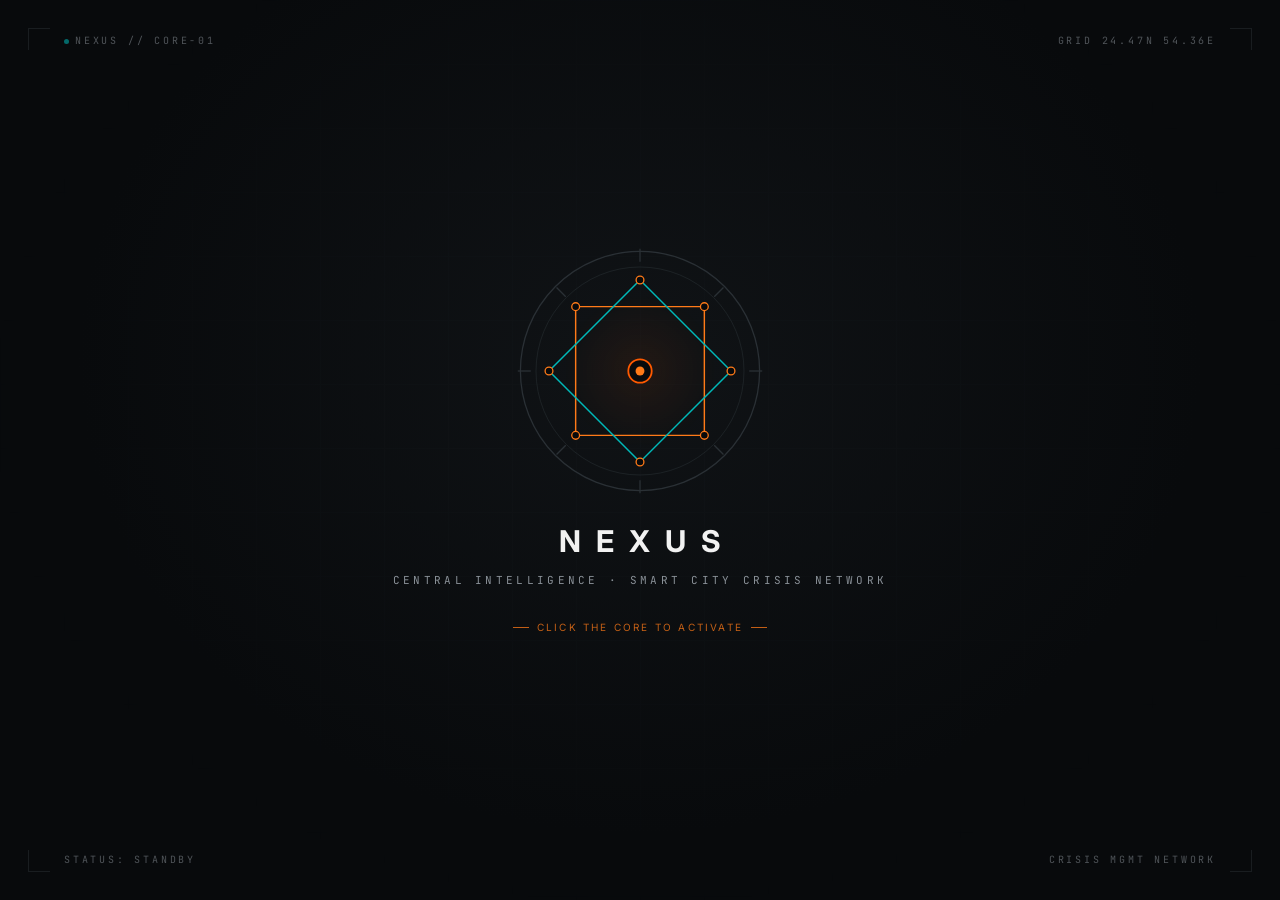
<file: index.html>
<!DOCTYPE html>
<html lang="en">
<head>
<meta charset="UTF-8">
<meta name="viewport" content="width=device-width, initial-scale=1.0">
<title>NEXUS — Central Intelligence</title>
<link rel="preconnect" href="https://fonts.googleapis.com">
<link rel="preconnect" href="https://fonts.gstatic.com" crossorigin>
<link href="https://fonts.googleapis.com/css2?family=Inter:wght@400;500;600;700;800&family=JetBrains+Mono:wght@400;500;600;700&display=swap" rel="stylesheet">
<style>
  :root{
    --bg-0:#080A0C;
    --bg-1:#101316;
    --bg-2:#15191D;
    --line:#2A3035;
    --line-soft:#15191D;
    --brass:#FF5A00;
    --brass-dim:#FF7A18;
    --teal:#00D9D9;
    --teal-dim:#00B8B8;
    --ink:#F2F2F2;
    --ink-dim:#8A9198;
    --danger:#FF3B30;
    --ease: cubic-bezier(.22,.9,.28,1);
  }

  *{ box-sizing:border-box; }

  html,body{
    margin:0; padding:0; height:100%;
    background:var(--bg-0);
    color:var(--ink);
    font-family:'Inter','Segoe UI',system-ui,-apple-system,sans-serif;
    overflow:hidden;
  }

  .mono{ font-family:'JetBrains Mono','SFMono-Regular',ui-monospace,Menlo,monospace; }

  /* ---------- STAGE ---------- */
  .stage{
    position:relative;
    width:100vw; height:100vh;
    display:flex; align-items:center; justify-content:center;
    background:
      radial-gradient(ellipse at 50% 40%, #101316 0%, #080A0C 62%, #080A0C 100%);
  }

  .bg-grid{
    position:absolute; inset:0;
    background-image:
      linear-gradient(var(--line-soft) 1px, transparent 1px),
      linear-gradient(90deg, var(--line-soft) 1px, transparent 1px);
    background-size: 64px 64px;
    opacity:.35;
    mask-image: radial-gradient(ellipse at 50% 45%, black 0%, transparent 72%);
    -webkit-mask-image: radial-gradient(ellipse at 50% 45%, black 0%, transparent 72%);
    transition: opacity 1.2s var(--ease);
  }
  .stage.activating .bg-grid, .stage.active .bg-grid{ opacity:.6; }

  .bg-lattice{
    position:absolute; inset:0; pointer-events:none;
    opacity:.5;
  }
  .bg-lattice svg{ width:100%; height:100%; }
  .bg-lattice path{
    stroke: var(--line);
    stroke-width:.6;
    fill:none;
    opacity:.4;
  }

  .corner-mark{
    position:absolute; width:22px; height:22px;
    border:1px solid var(--line);
    opacity:.5;
  }
  .corner-mark.tl{ top:28px; left:28px; border-right:none; border-bottom:none; }
  .corner-mark.tr{ top:28px; right:28px; border-left:none; border-bottom:none; }
  .corner-mark.bl{ bottom:28px; left:28px; border-right:none; border-top:none; }
  .corner-mark.br{ bottom:28px; right:28px; border-left:none; border-top:none; }

  .hud-label{
    position:absolute;
    font-size:10px; letter-spacing:.28em;
    color:var(--ink-dim);
    text-transform:uppercase;
    opacity:.55;
  }
  .hud-label.top-left{ top:34px; left:64px; }
  .hud-label.top-right{ top:34px; right:64px; text-align:right; }
  .hud-label.bottom-left{ bottom:34px; left:64px; }
  .hud-label.bottom-right{ bottom:34px; right:64px; text-align:right; }
  .hud-label .dot{
    display:inline-block; width:5px; height:5px; border-radius:50%;
    background:var(--teal-dim); margin-right:6px; vertical-align:middle;
    transition: background .6s var(--ease), box-shadow .6s var(--ease);
  }
  .stage.active .hud-label .dot{
    background:var(--teal);
    box-shadow:0 0 6px var(--teal);
  }

  /* ---------- CORE / LOGO ---------- */
  .core-column{
    position:relative;
    display:flex; flex-direction:column; align-items:center;
    transition: transform 1.1s var(--ease);
    z-index:5;
  }
  .stage.active .core-column{ transform: translateY(-9vh); }

  .core-btn{
    background:none; border:none; padding:0; margin:0; cursor:pointer;
    position:relative;
    width:clamp(190px, 26vw, 260px);
    height:clamp(190px, 26vw, 260px);
    display:flex; align-items:center; justify-content:center;
    -webkit-tap-highlight-color: transparent;
  }
  .core-btn:focus-visible{ outline:2px solid var(--teal); outline-offset:10px; border-radius:50%; }
  .stage.active .core-btn{ cursor:default; }

  .core-glow{
    position:absolute; width:60%; height:60%; border-radius:50%;
    background: radial-gradient(circle, rgba(255,90,0,.16) 0%, rgba(255,90,0,0) 70%);
    filter: blur(2px);
    transition: opacity 1s var(--ease), transform 1s var(--ease);
    opacity:.5;
  }
  .stage.activating .core-glow{ opacity:1; transform:scale(1.4); }
  .stage.active .core-glow{ opacity:.85; transform:scale(1.15); }

  .logo-svg{
    position:relative; width:100%; height:100%;
    overflow:visible;
  }

  .ring-outer{ stroke:var(--line); stroke-width:1; fill:none; transform-origin:100px 100px; animation: spin-slow 90s linear infinite; }
  .ring-mid{ stroke:var(--line); stroke-width:.6; fill:none; transform-origin:100px 100px; animation: spin-slow-rev 70s linear infinite; opacity:.7;}
  .ticks line{ stroke:var(--line); stroke-width:1; }
  .star-a, .star-b{ stroke:var(--brass-dim); stroke-width:1.1; fill:none; transform-origin:100px 100px; transition: stroke 1s var(--ease), filter 1s var(--ease); }
  .star-b{ stroke:var(--teal-dim); animation: spin-slow 140s linear infinite; }
  .star-a{ animation: spin-slow-rev 160s linear infinite; }
  .node{ fill:var(--bg-0); stroke:var(--brass-dim); stroke-width:1; transition: fill .5s var(--ease), stroke .5s var(--ease), r .5s var(--ease); }
  .node-core{ fill:var(--bg-0); stroke:var(--brass); stroke-width:1.4; }
  .center-dot{ fill:var(--brass-dim); transition: fill 1s var(--ease); }

  @keyframes spin-slow{ to{ transform: rotate(360deg); } }
  @keyframes spin-slow-rev{ to{ transform: rotate(-360deg); } }

  /* idle breathing */
  .logo-svg{ animation: breathe 5.5s ease-in-out infinite; }
  @keyframes breathe{
    0%,100%{ filter: drop-shadow(0 0 0px rgba(255,90,0,0)); }
    50%{ filter: drop-shadow(0 0 6px rgba(255,90,0,.18)); }
  }

  /* activating state: brighten + flash nodes sequentially */
  .stage.activating .star-a{ stroke:var(--brass); filter: drop-shadow(0 0 5px rgba(255,90,0,.5)); animation-duration: 6s; }
  .stage.activating .star-b{ stroke:var(--teal); filter: drop-shadow(0 0 5px rgba(0,217,217,.5)); animation-duration: 6s; }
  .stage.activating .ring-outer, .stage.activating .ring-mid{ stroke:var(--brass-dim); animation-duration: 8s; }
  .stage.activating .center-dot{ fill:var(--teal); }
  .stage.activating .node{ fill:var(--brass); stroke:var(--brass); animation: node-flash 1.1s var(--ease) both; }
  .stage.activating .node:nth-of-type(1){ animation-delay:.02s; }
  .stage.activating .node:nth-of-type(2){ animation-delay:.08s; }
  .stage.activating .node:nth-of-type(3){ animation-delay:.14s; }
  .stage.activating .node:nth-of-type(4){ animation-delay:.20s; }
  .stage.activating .node:nth-of-type(5){ animation-delay:.26s; }
  .stage.activating .node:nth-of-type(6){ animation-delay:.32s; }
  .stage.activating .node:nth-of-type(7){ animation-delay:.38s; }
  .stage.activating .node:nth-of-type(8){ animation-delay:.44s; }
  @keyframes node-flash{
    0%{ r:2.6; }
    35%{ r:5.5; filter: drop-shadow(0 0 8px rgba(255,90,0,.9)); }
    100%{ r:3.2; }
  }

  .stage.active .star-a{ stroke:var(--brass); }
  .stage.active .star-b{ stroke:var(--teal); }
  .stage.active .node{ fill:var(--brass); stroke:var(--brass); }
  .stage.active .center-dot{ fill:var(--teal); }
  .stage.active .logo-svg{ animation:none; filter: drop-shadow(0 0 10px rgba(255,90,0,.25)); }

  /* radiating pulse rings on activation */
  .pulse-rings{ position:absolute; inset:0; pointer-events:none; display:flex; align-items:center; justify-content:center; }
  .pulse-ring{
    position:absolute; width:clamp(190px,26vw,260px); height:clamp(190px,26vw,260px);
    border-radius:50%; border:1px solid var(--brass);
    opacity:0; transform:scale(1);
  }
  .stage.activating .pulse-ring{ animation: pulse-out 1.3s var(--ease) both; }
  .stage.activating .pulse-ring:nth-child(2){ animation-delay:.15s; border-color:var(--teal); }
  .stage.activating .pulse-ring:nth-child(3){ animation-delay:.3s; }
  @keyframes pulse-out{
    0%{ opacity:.55; transform:scale(1); }
    100%{ opacity:0; transform:scale(2.6); }
  }

  /* wordmark + tagline */
  .wordmark{
    margin-top:22px;
    font-size:clamp(22px,3vw,30px);
    font-weight:700;
    letter-spacing:.5em;
    padding-left:.5em; /* optical centering for tracked text */
    color:var(--ink);
    transition: letter-spacing .9s var(--ease), color .9s var(--ease), opacity .6s var(--ease);
  }
  .stage.activating .wordmark{ letter-spacing:.62em; color:#fff; }
  .stage.active .wordmark{ letter-spacing:.55em; font-size:clamp(18px,2vw,22px); color:#fff; }

  .tagline{
    margin-top:14px;
    font-size:11px; letter-spacing:.3em; text-transform:uppercase;
    color:var(--ink-dim);
    transition: opacity .6s var(--ease), transform .6s var(--ease);
  }
  .stage.activating .tagline, .stage.active .tagline{ opacity:0; transform:translateY(-6px); pointer-events:none; }

  .hint{
    margin-top:34px;
    font-size:10px; letter-spacing:.22em; text-transform:uppercase;
    color:var(--brass-dim);
    opacity:.75;
    display:flex; align-items:center; gap:8px;
    transition: opacity .5s var(--ease);
  }
  .hint::before, .hint::after{
    content:''; width:16px; height:1px; background:var(--brass-dim);
  }
  .stage.activating .hint, .stage.active .hint{ opacity:0; }

  /* ---------- LOGIN PANEL ---------- */
  .panel-wrap{
    margin-top:26px;
    width:min(340px, 84vw);
    opacity:0;
    max-height:0;
    overflow:hidden;
    transform: translateY(-8px) scaleY(.92);
    transform-origin: top center;
    transition:
      opacity .7s var(--ease) .35s,
      max-height .9s var(--ease) .2s,
      transform .9s var(--ease) .2s;
  }
  .stage.active .panel-wrap{
    opacity:1; max-height:420px; transform: translateY(0) scaleY(1);
  }

  .panel{
    position:relative;
    border:1px solid var(--line);
    background: linear-gradient(180deg, rgba(20,24,33,.7), rgba(10,12,16,.75));
    backdrop-filter: blur(6px);
    padding:26px 24px 22px;
  }
  .panel::before, .panel::after,
  .panel .br-tl, .panel .br-tr, .panel .br-bl, .panel .br-br{
    content:''; position:absolute; width:14px; height:14px;
    border-color:var(--brass); border-style:solid; opacity:.85;
  }
  .panel .br-tl{ top:-1px; left:-1px; border-width:1px 0 0 1px; }
  .panel .br-tr{ top:-1px; right:-1px; border-width:1px 1px 0 0; }
  .panel .br-bl{ bottom:-1px; left:-1px; border-width:0 0 1px 1px; }
  .panel .br-br{ bottom:-1px; right:-1px; border-width:0 1px 1px 0; }

  .panel-eyebrow{
    display:flex; align-items:center; justify-content:space-between;
    font-size:9.5px; letter-spacing:.25em; text-transform:uppercase;
    color:var(--ink-dim); margin-bottom:18px;
  }
  .panel-eyebrow .status{ color:var(--teal); }
  .panel-eyebrow .status::before{
    content:''; display:inline-block; width:5px; height:5px; border-radius:50%;
    background:var(--teal); margin-right:5px; box-shadow:0 0 5px var(--teal);
  }

  .field{ margin-bottom:16px; }
  .field label{
    display:block; font-size:9.5px; letter-spacing:.22em; text-transform:uppercase;
    color:var(--ink-dim); margin-bottom:7px;
  }
  .field input{
    width:100%;
    background: var(--bg-1);
    border:1px solid var(--line);
    color:var(--ink);
    font-family:'JetBrains Mono','SFMono-Regular',ui-monospace,Menlo,monospace;
    font-size:13px;
    letter-spacing:.05em;
    padding:11px 12px;
    outline:none;
    transition: border-color .3s var(--ease), box-shadow .3s var(--ease);
  }
  .field input::placeholder{ color:#5C646B; }
  .field input:focus{
    border-color:var(--teal-dim);
    box-shadow: 0 0 0 1px var(--teal-dim), 0 0 14px rgba(0,217,217,.12);
  }

  .submit-btn{
    width:100%;
    margin-top:6px;
    background:transparent;
    border:1px solid var(--brass);
    color:var(--brass);
    font-family:'Inter','Segoe UI',system-ui,-apple-system,sans-serif;
    font-weight:600;
    font-size:12px; letter-spacing:.28em; text-transform:uppercase;
    padding:12px 10px;
    cursor:pointer;
    position:relative; overflow:hidden;
    transition: color .35s var(--ease), background .35s var(--ease), border-color .35s var(--ease);
  }
  .submit-btn:hover{ background:rgba(255,90,0,.08); }
  .submit-btn:focus-visible{ outline:2px solid var(--teal); outline-offset:3px; }
  .submit-btn:active{ transform:translateY(1px); }
  .submit-btn.busy{ color:var(--ink-dim); border-color:var(--line); pointer-events:none; }
  .submit-btn.granted{ color:var(--bg-0); background:var(--teal); border-color:var(--teal); }

  .panel-footer{
    margin-top:16px;
    display:flex; justify-content:space-between;
    font-size:9px; letter-spacing:.12em;
    color:#5C646B;
  }

  @media (max-width: 480px){
    .hud-label{ display:none; }
    .corner-mark{ width:16px; height:16px; }
  }

  @media (prefers-reduced-motion: reduce){
    *{ animation-duration:.001s !important; animation-iteration-count:1 !important; transition-duration:.25s !important; }
  }
</style>
</head>
<body>

  <div class="stage" id="stage">
    <div class="bg-grid"></div>

    <div class="corner-mark tl"></div>
    <div class="corner-mark tr"></div>
    <div class="corner-mark bl"></div>
    <div class="corner-mark br"></div>

    <div class="hud-label top-left mono"><span class="dot"></span>NEXUS // CORE-01</div>
    <div class="hud-label top-right mono">GRID 24.47N&nbsp;54.36E</div>
    <div class="hud-label bottom-left mono">STATUS: <span id="statusText">STANDBY</span></div>
    <div class="hud-label bottom-right mono">CRISIS MGMT NETWORK</div>

    <div class="core-column">
      <button class="core-btn" id="coreBtn" aria-label="Activate NEXUS central intelligence">
        <div class="core-glow"></div>
        <svg class="logo-svg" viewBox="0 0 200 200" aria-hidden="true">
          <circle class="ring-outer" cx="100" cy="100" r="92"></circle>
          <circle class="ring-mid" cx="100" cy="100" r="80"></circle>

          <g class="ticks">
            <line x1="100" y1="6" x2="100" y2="16"></line>
            <line x1="100" y1="184" x2="100" y2="194"></line>
            <line x1="6" y1="100" x2="16" y2="100"></line>
            <line x1="184" y1="100" x2="194" y2="100"></line>
            <line x1="35.8" y1="35.8" x2="42.9" y2="42.9"></line>
            <line x1="157.1" y1="157.1" x2="164.2" y2="164.2"></line>
            <line x1="35.8" y1="164.2" x2="42.9" y2="157.1"></line>
            <line x1="157.1" y1="42.9" x2="164.2" y2="35.8"></line>
          </g>

          <!-- axis-aligned square -->
          <polygon class="star-a" points="149.5,50.5 50.5,50.5 50.5,149.5 149.5,149.5"></polygon>
          <!-- diamond square (rotated 45deg) -->
          <polygon class="star-b" points="170,100 100,30 30,100 100,170"></polygon>

          <!-- nodes at the 8 star points -->
          <circle class="node" cx="149.5" cy="50.5" r="3"></circle>
          <circle class="node" cx="50.5" cy="50.5" r="3"></circle>
          <circle class="node" cx="50.5" cy="149.5" r="3"></circle>
          <circle class="node" cx="149.5" cy="149.5" r="3"></circle>
          <circle class="node" cx="170" cy="100" r="3"></circle>
          <circle class="node" cx="100" cy="30" r="3"></circle>
          <circle class="node" cx="30" cy="100" r="3"></circle>
          <circle class="node" cx="100" cy="170" r="3"></circle>

          <circle class="node-core" cx="100" cy="100" r="9"></circle>
          <circle class="center-dot" cx="100" cy="100" r="3.4"></circle>
        </svg>
      </button>

      <div class="wordmark">NEXUS</div>
      <div class="tagline mono">Central Intelligence · Smart City Crisis Network</div>
      <div class="hint">Click the core to activate</div>

      <div class="panel-wrap">
        <div class="panel">
          <div class="br-tl"></div><div class="br-tr"></div><div class="br-bl"></div><div class="br-br"></div>
          <div class="panel-eyebrow mono">
            <span>OPERATOR ACCESS</span>
            <span class="status" id="panelStatus">LINK ESTABLISHED</span>
          </div>
          <form id="loginForm" autocomplete="off">
            <div class="field">
              <label for="opId">Operator ID</label>
              <input type="text" id="opId" name="opId" placeholder="OP-000000" required>
            </div>
            <div class="field">
              <label for="accessCode">Access Code</label>
              <input type="password" id="accessCode" name="accessCode" placeholder="••••••••••" required>
            </div>
            <button type="submit" class="submit-btn mono" id="submitBtn">Secure Access</button>
          </form>
          <div class="panel-footer mono">
            <span>ENC: AES-256</span>
            <span>SESSION: PENDING</span>
          </div>
        </div>
      </div>
    </div>

    <div class="pulse-rings">
      <div class="pulse-ring"></div>
      <div class="pulse-ring"></div>
      <div class="pulse-ring"></div>
    </div>
  </div>

<script>
(function(){
  const stage = document.getElementById('stage');
  const coreBtn = document.getElementById('coreBtn');
  const statusText = document.getElementById('statusText');
  const form = document.getElementById('loginForm');
  const submitBtn = document.getElementById('submitBtn');
  const opId = document.getElementById('opId');

  let activated = false;

  function activate(){
    if (activated) return;
    activated = true;
    coreBtn.setAttribute('aria-pressed', 'true');
    stage.classList.add('activating');
    statusText.textContent = 'INITIALIZING';

    setTimeout(() => {
      stage.classList.remove('activating');
      stage.classList.add('active');
      statusText.textContent = 'ONLINE';
      opId.focus({ preventScroll: true });
    }, 1150);
  }

  coreBtn.addEventListener('click', activate);
  coreBtn.addEventListener('keydown', (e) => {
    if (e.key === 'Enter' || e.key === ' ') { e.preventDefault(); activate(); }
  });

  form.addEventListener('submit', function(e){
    e.preventDefault();
    if (submitBtn.classList.contains('busy') || submitBtn.classList.contains('granted')) return;

    submitBtn.classList.add('busy');
    submitBtn.textContent = 'Authenticating';

    let dots = 0;
    const dotTimer = setInterval(() => {
      dots = (dots + 1) % 4;
      submitBtn.textContent = 'Authenticating' + '.'.repeat(dots);
    }, 350);

    setTimeout(() => {
      clearInterval(dotTimer);
      submitBtn.classList.remove('busy');
      submitBtn.classList.add('granted');
      submitBtn.textContent = 'Access Granted';
      document.getElementById('panelStatus').textContent = 'AUTHENTICATED';
      document.querySelector('.panel-footer span:last-child').textContent = 'SESSION: ACTIVE';

      // Enter the command center. NOTE: this is a UI flow only — the form does
      // not authenticate against anything, so it must never be treated as a
      // real access control boundary.
      setTimeout(() => { window.location.href = 'dashboard.html'; }, 700);
    }, 1600);
  });
})();
</script>

</body>
</html>
</file>
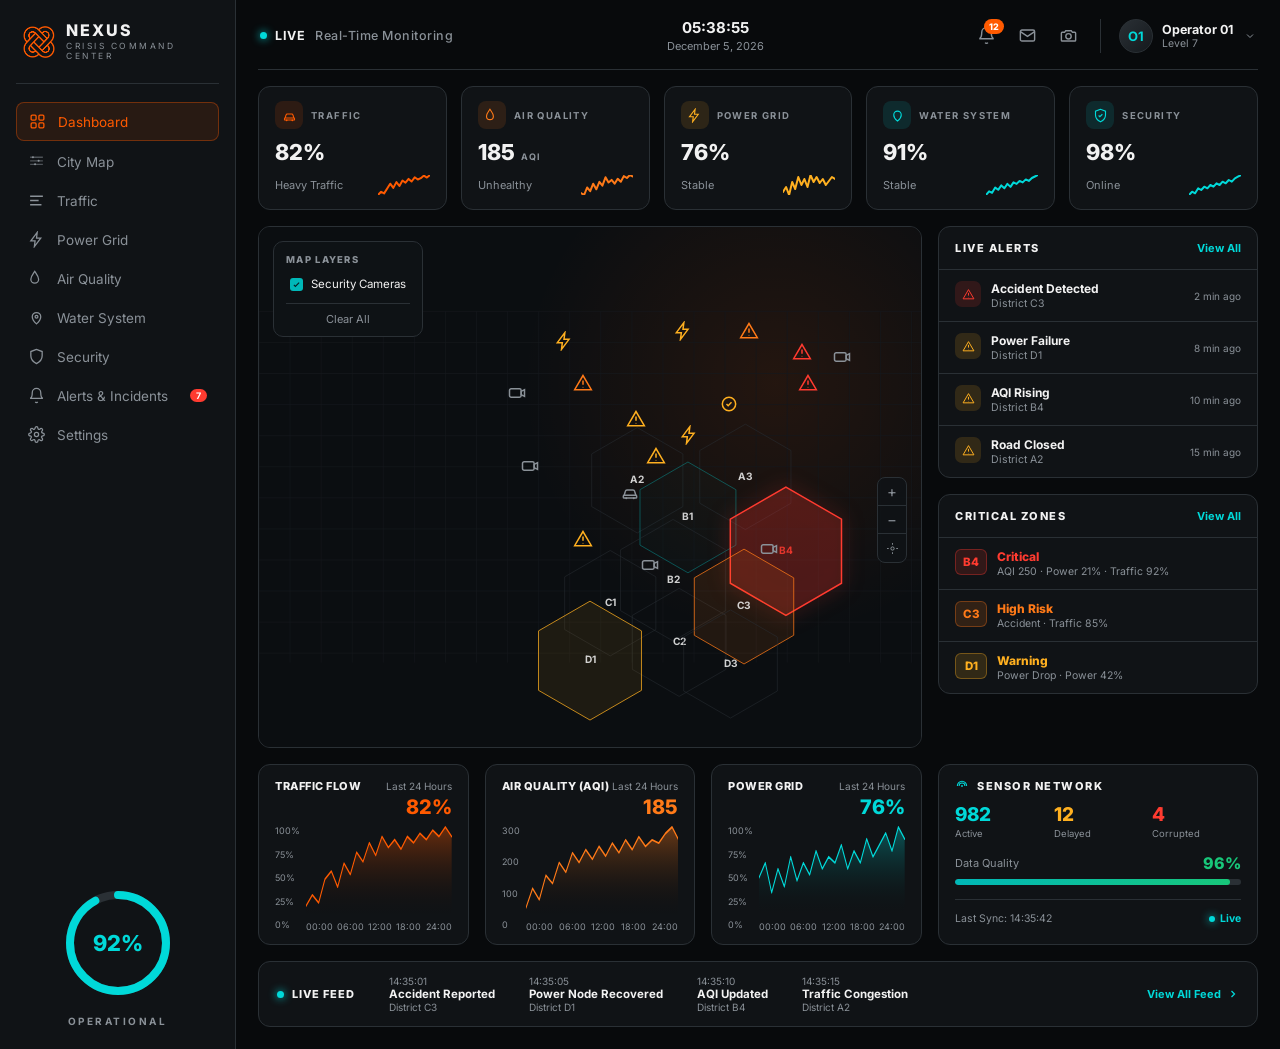
<file: dashboard.html>
<!DOCTYPE html>
<html lang="en">
<head>
<meta charset="UTF-8">
<title>NEXUS — Dashboard</title>
<link rel="icon" type="image/png" href="assets/favicon.png">
<link rel="preconnect" href="https://fonts.googleapis.com">
<link rel="preconnect" href="https://fonts.gstatic.com" crossorigin>
<link href="https://fonts.googleapis.com/css2?family=Inter:wght@400;500;600;700;800&family=JetBrains+Mono:wght@400;500;600;700&display=swap" rel="stylesheet">
</head>
<body>
  <style>
    :root{
    --bg:#080A0C;
    --panel:#101316;
    --panel2:#15191D;
    --border:#2A3035;
    --text:#F2F2F2;
    --muted:#8A9198;
    --orange:#FF5A00;
    --orange2:#FF7A18;
    --yellow:#FFB020;
    --cyan:#00D9D9;
    --cyan2:#00B8B8;
    --green:#18C77A;
    --red:#FF3B30;
  }
  *{box-sizing:border-box;margin:0;padding:0;}
  html,body{
    background:var(--bg);
    color:var(--text);
    font-family:'Inter','Segoe UI',system-ui,-apple-system,sans-serif;
    height:100%;
    -webkit-font-smoothing:antialiased;
  }
  @keyframes fadeUp{
    from{opacity:0;transform:translateY(10px);}
    to{opacity:1;transform:translateY(0);}
  }
  .stat-card, .panel{
    animation:fadeUp .5s ease both;
  }
  a{color:inherit;text-decoration:none;}
  ul{list-style:none;}
  svg{display:block;}

  .app{
    display:flex;
    min-height:100vh;
    width:100%;
  }

  /* ---------- SIDEBAR ---------- */
  .sidebar{
    width:236px;
    flex:0 0 236px;
    background:var(--panel);
    border-right:1px solid var(--border);
    display:flex;
    flex-direction:column;
    padding:22px 16px;
  }
  .logo{
    display:flex;
    align-items:center;
    gap:10px;
    padding:0 6px 22px 6px;
    border-bottom:1px solid var(--border);
    margin-bottom:18px;
  }
  .logo-mark{
    width:30px;height:30px;
    display:flex;align-items:center;justify-content:center;
  }
  .logo-text .name{
    font-size:16px;
    font-weight:800;
    letter-spacing:2px;
    color:var(--text);
    line-height:1;
  }
  .logo-text .sub{
    font-size:8.5px;
    letter-spacing:2.5px;
    color:var(--muted);
    margin-top:3px;
  }
  .nav{
    display:flex;
    flex-direction:column;
    gap:2px;
    flex:1;
  }
  .nav-item{
    display:flex;
    align-items:center;
    gap:12px;
    padding:10px 12px;
    border-radius:8px;
    font-size:13.5px;
    color:var(--muted);
    cursor:pointer;
    transition:.15s;
  }
  .nav-item svg{width:17px;height:17px;flex:0 0 17px;}
  .nav-item b{margin-left:auto;background:var(--red);color:#fff;border-radius:9px;padding:1px 6px;font-size:9px;font-weight:700;}
  .nav-item:hover{color:var(--text);background:rgba(255,255,255,.03);}
  .nav-item.unbuilt{opacity:.38;cursor:default;}
  .nav-item.unbuilt:hover{background:none;color:var(--muted);}
  .nav-item.active{
    color:var(--orange);
    background:rgba(255,90,0,.10);
    border:1px solid rgba(255,90,0,.35);
  }
  .sidebar-bottom{
    padding-top:22px;
    display:flex;
    flex-direction:column;
    align-items:center;
    gap:6px;
  }
  .ring-wrap{position:relative;width:112px;height:112px;}
  .ring-label{
    position:absolute;inset:0;
    display:flex;flex-direction:column;align-items:center;justify-content:center;
  }
  .ring-label .pct{font-size:22px;font-weight:800;color:var(--cyan);}
  .op-label{
    margin-top:10px;
    font-size:10px;
    letter-spacing:2.5px;
    color:var(--muted);
    font-weight:700;
  }

  /* ---------- MAIN ---------- */
  .main{
    flex:1;
    display:flex;
    flex-direction:column;
    min-width:0;
    padding:18px 22px 22px 22px;
    gap:16px;
  }

  /* topbar */
  .topbar{
    display:flex;
    align-items:center;
    justify-content:space-between;
    padding:0 2px 16px 2px;
    border-bottom:1px solid var(--border);
  }
  .live-chip{
    display:flex;align-items:center;gap:8px;
    font-size:12.5px;font-weight:700;letter-spacing:.5px;
  }
  .dot{
    width:7px;height:7px;border-radius:50%;
    background:var(--cyan);
    box-shadow:0 0 8px var(--cyan);
    animation:pulse 1.6s ease-in-out infinite;
  }
  @keyframes pulse{0%,100%{opacity:1;}50%{opacity:.35;}}
  .live-chip .sub{color:var(--muted);font-weight:500;margin-left:2px;}
  .topbar-center{
    text-align:center;
  }
  .topbar-center .time{font-size:15px;font-weight:700;}
  .topbar-center .date{font-size:11px;color:var(--muted);margin-top:2px;}
  .topbar-right{
    display:flex;align-items:center;gap:22px;
  }
  .icon-btn{position:relative;color:var(--muted);cursor:pointer;}
  .icon-btn svg{width:19px;height:19px;}
  .badge{
    position:absolute;top:-7px;right:-8px;
    background:var(--orange);
    color:#fff;
    font-size:9px;font-weight:800;
    border-radius:8px;
    padding:1.5px 5px;
    line-height:1.3;
  }
  .profile{
    display:flex;align-items:center;gap:9px;
    padding-left:18px;
    border-left:1px solid var(--border);
    cursor:pointer;
  }
  .avatar{
    width:34px;height:34px;border-radius:50%;
    background:linear-gradient(135deg,#2A3035,#15191D);
    display:flex;align-items:center;justify-content:center;
    font-size:13px;font-weight:700;color:var(--cyan);
    border:1px solid var(--border);
  }
  .profile .op-name{font-size:12.5px;font-weight:700;}
  .profile .op-level{font-size:10.5px;color:var(--muted);}
  .chev{width:12px;height:12px;color:var(--muted);margin-left:2px;}

  /* stat cards */
  .stats-row{
    display:grid;
    grid-template-columns:repeat(5,1fr);
    gap:14px;
  }
  .stat-card{
    background:var(--panel);
    border:1px solid var(--border);
    border-radius:12px;
    padding:14px 16px;
    display:flex;
    flex-direction:column;
    gap:10px;
    transition:transform .28s cubic-bezier(.2,.8,.2,1), border-color .28s ease, box-shadow .28s ease, background .28s ease;
  }
  .stat-card:hover{
    transform:translateY(-4px);
    border-color:rgba(0,217,217,.4);
    box-shadow:0 12px 28px -12px rgba(0,0,0,.55), 0 0 0 1px rgba(0,217,217,.08);
    background:var(--panel2);
  }
  .stat-icon{
    transition:transform .28s cubic-bezier(.2,.8,.2,1);
  }
  .stat-card:hover .stat-icon{
    transform:scale(1.08) rotate(-2deg);
  }
  .spark path{
    transition:stroke-width .25s ease;
  }
  .stat-card:hover .spark path{
    stroke-width:2.6;
  }
  .stat-top{display:flex;align-items:center;gap:8px;}
  .stat-icon{
    width:28px;height:28px;border-radius:8px;
    display:flex;align-items:center;justify-content:center;
    flex:0 0 28px;
  }
  .stat-icon svg{width:15px;height:15px;}
  .stat-label{font-size:9.5px;letter-spacing:1.4px;color:var(--muted);font-weight:700;}
  .stat-value{display:flex;align-items:baseline;gap:6px;}
  .stat-value .num{font-size:22px;font-weight:800;}
  .stat-value .aqi-tag{font-size:9px;color:var(--muted);font-weight:700;letter-spacing:1px;}
  .stat-bottom{display:flex;align-items:center;justify-content:space-between;gap:8px;}
  .stat-status{font-size:11px;color:var(--muted);}
  .spark{width:52px;height:20px;}

  /* content grid */
  .content-grid{
    display:grid;
    grid-template-columns:1fr 320px;
    gap:16px;
  }
  .panel{
    background:var(--panel);
    border:1px solid var(--border);
    border-radius:12px;
    transition:border-color .3s ease, box-shadow .3s ease;
  }
  .panel:hover{
    border-color:rgba(0,217,217,.3);
    box-shadow:0 14px 34px -18px rgba(0,0,0,.6);
  }
  .panel-head{
    display:flex;align-items:center;justify-content:space-between;
    padding:14px 16px;
    border-bottom:1px solid var(--border);
  }
  .panel-title{
    font-size:11px;letter-spacing:1.5px;font-weight:800;color:var(--text);
    display:flex;align-items:center;gap:8px;
  }
  .panel-title svg{width:14px;height:14px;color:var(--cyan);}
  .view-all{font-size:11px;color:var(--cyan);font-weight:700;cursor:pointer;transition:opacity .2s ease, transform .2s ease;}
  .view-all:hover{opacity:.7;transform:translateX(2px);}

  /* map area */
  .map-card{position:relative;overflow:hidden;min-height:520px;}
  .map-canvas{
    position:relative;
    width:100%;
    height:520px;
    background:
      radial-gradient(circle at 78% 30%, rgba(255,90,0,.10), transparent 40%),
      linear-gradient(#0B0E11,#0B0E11);
  }
  .map-canvas svg{width:100%;height:100%;}

  .map-layers{
    position:absolute;
    top:14px;left:14px;
    width:150px;
    background:rgba(16,19,22,.92);
    border:1px solid var(--border);
    border-radius:10px;
    padding:12px 12px 10px 12px;
    backdrop-filter:blur(6px);
    z-index:5;
  }
  .map-layers-title{
    font-size:9.5px;letter-spacing:1.3px;color:var(--muted);font-weight:800;margin-bottom:9px;
  }
  .layer-item{
    display:flex;align-items:center;gap:8px;
    font-size:11.5px;color:var(--text);
    padding:3px 4px;
    border-radius:5px;
    transition:background .2s ease, transform .2s ease;
  }
  .layer-item:hover{
    background:rgba(0,217,217,.08);
    transform:translateX(2px);
  }
  .chk{
    width:13px;height:13px;border-radius:3px;
    background:var(--cyan2);
    display:flex;align-items:center;justify-content:center;
    flex:0 0 13px;
  }
  .chk svg{width:9px;height:9px;color:#062024;}
  .layer-clear{
    margin-top:9px;padding-top:8px;border-top:1px solid var(--border);
    font-size:11px;color:var(--muted);text-align:center;cursor:pointer;
  }

  .map-zoom{
    position:absolute;right:14px;top:250px;
    display:flex;flex-direction:column;
    background:rgba(16,19,22,.92);
    border:1px solid var(--border);
    border-radius:8px;overflow:hidden;
    z-index:5;
  }
  .map-zoom div{
    width:28px;height:28px;
    display:flex;align-items:center;justify-content:center;
    font-size:15px;color:var(--muted);
    cursor:pointer;
    border-bottom:1px solid var(--border);
    transition:background .2s ease, color .2s ease;
  }
  .map-zoom div:hover{
    background:rgba(0,217,217,.12);
    color:var(--cyan);
  }
  .map-zoom div:last-child{border-bottom:none;}

  /* right column stack */
  .right-col{display:flex;flex-direction:column;gap:16px;}

  .alert-item, .zone-item{
    display:flex;gap:10px;
    padding:11px 16px;
    border-bottom:1px solid var(--border);
    transition:background .2s ease, padding-left .2s ease;
  }
  .alert-item:last-child, .zone-item:last-child{border-bottom:none;}
  .alert-item:hover, .zone-item:hover{
    background:rgba(255,255,255,.025);
    padding-left:20px;
  }
  .alert-ico, .zone-badge{transition:transform .25s cubic-bezier(.2,.8,.2,1);}
  .alert-item:hover .alert-ico, .zone-item:hover .zone-badge{transform:scale(1.1);}
  .alert-ico{
    width:26px;height:26px;border-radius:7px;
    display:flex;align-items:center;justify-content:center;
    flex:0 0 26px;
  }
  .alert-ico svg{width:13px;height:13px;}
  .alert-text{flex:1;min-width:0;}
  .alert-title{font-size:12px;font-weight:700;}
  .alert-sub{font-size:10.5px;color:var(--muted);margin-top:1px;}
  .alert-time{font-size:10px;color:var(--muted);white-space:nowrap;align-self:center;}

  .zone-badge{
    width:32px;height:26px;border-radius:6px;
    display:flex;align-items:center;justify-content:center;
    font-size:11.5px;font-weight:800;
    flex:0 0 32px;
  }
  .zone-level{font-size:12px;font-weight:800;}
  .zone-detail{font-size:10.5px;color:var(--muted);margin-top:1px;}

  /* charts row */
  .charts-row{
    display:grid;
    grid-template-columns:repeat(3,1fr);
    gap:16px;
  }
  .chart-card{padding:14px 16px 12px 16px;}
  .chart-head{display:flex;align-items:baseline;justify-content:space-between;margin-bottom:2px;}
  .chart-title{font-size:11px;font-weight:800;letter-spacing:.5px;}
  .chart-range{font-size:10px;color:var(--muted);}
  .chart-num{font-size:20px;font-weight:800;margin:2px 0 4px 0;}
  .chart-svg{width:100%;height:96px;}
  .chart-xaxis{
    display:flex;justify-content:space-between;
    font-size:9px;color:var(--muted);
    margin-top:2px;
  }
  .chart-yaxis{
    position:relative;
  }

  /* sensor network */
  .sensor-card{padding:14px 16px;}
  .sensor-grid{
    display:grid;grid-template-columns:1fr 1fr 1fr;
    gap:10px;margin:6px 0 14px 0;
  }
  .sensor-num{font-size:19px;font-weight:800;}
  .sensor-label{font-size:9.5px;color:var(--muted);margin-top:2px;}
  .quality-row{
    display:flex;align-items:center;justify-content:space-between;
    font-size:11px;color:var(--muted);margin-bottom:6px;
  }
  .quality-row .val{color:var(--green);font-weight:800;font-size:16px;}
  .bar-track{
    width:100%;height:6px;border-radius:4px;
    background:var(--border);overflow:hidden;
  }
  .bar-fill{height:100%;background:linear-gradient(90deg,var(--cyan2),var(--green));border-radius:4px;transition:width .6s cubic-bezier(.2,.8,.2,1);}
  .sync-row{
    display:flex;align-items:center;justify-content:space-between;
    margin-top:14px;padding-top:12px;border-top:1px solid var(--border);
    font-size:10.5px;color:var(--muted);
  }
  .sync-row .live{color:var(--cyan);font-weight:700;display:flex;align-items:center;gap:5px;}

  /* live feed */
  .feed-bar{
    display:flex;align-items:center;
    padding:13px 18px;
    gap:34px;
    overflow:hidden;
  }
  .feed-title{
    display:flex;align-items:center;gap:8px;
    font-size:11px;font-weight:800;letter-spacing:1px;
    flex:0 0 auto;
  }
  .feed-events{
    display:flex;align-items:center;gap:34px;flex:1;overflow:hidden;
  }
  .feed-event{display:flex;flex-direction:column;flex:0 0 auto;transition:transform .2s ease, opacity .2s ease;}
  .feed-event:hover{transform:translateY(-2px);opacity:.85;}
  .feed-time{font-size:10px;color:var(--muted);}
  .feed-desc{font-size:11.5px;font-weight:700;}
  .feed-loc{font-size:10px;color:var(--muted);}
  .feed-more{
    display:flex;align-items:center;gap:6px;
    font-size:11px;color:var(--cyan);font-weight:700;white-space:nowrap;cursor:pointer;
  }
  .feed-more svg{width:12px;height:12px;}
  
  .nexus-mark{width:34px;height:34px;object-fit:contain;display:block;flex-shrink:0;}
  .brand-mark,.logo-mark{border:none!important;background:none!important;clip-path:none!important;box-shadow:none!important;width:34px;height:34px;}
</style>
<div class="app">
  <!-- ================= SIDEBAR ================= -->
  <aside class="sidebar">
    <div class="logo">
      <div class="logo-mark"><img class="nexus-mark" src="assets/nexus-mark.png" alt="NEXUS"></div>
      <div class="logo-text">
        <div class="name">NEXUS</div>
        <div class="sub">CRISIS COMMAND CENTER</div>
      </div>
    </div>

    <nav class="nav">
      <a class="nav-item active" href="dashboard.html"><svg viewBox="0 0 24 24" fill="none" stroke="currentColor" stroke-width="1.8"><rect x="3" y="3" width="7" height="7" rx="1.5"/><rect x="14" y="3" width="7" height="7" rx="1.5"/><rect x="3" y="14" width="7" height="7" rx="1.5"/><rect x="14" y="14" width="7" height="7" rx="1.5"/></svg>Dashboard</a>
      <a class="nav-item" href="city-map.html"><svg viewBox="0 0 24 24" fill="none" stroke="currentColor" stroke-width="1.8"><path d="M3 11h18M3 6h18M3 16h18" opacity=".5"/><circle cx="7" cy="6" r="1.4" fill="currentColor" stroke="none"/><circle cx="15" cy="11" r="1.4" fill="currentColor" stroke="none"/><circle cx="10" cy="16" r="1.4" fill="currentColor" stroke="none"/></svg>City Map</a>
      <a class="nav-item" href="traffic.html"><svg viewBox="0 0 24 24" fill="none" stroke="currentColor" stroke-width="1.8"><path d="M3 6h18M3 12h12M3 18h16"/></svg>Traffic</a>
      <a class="nav-item" href="power-grid.html"><svg viewBox="0 0 24 24" fill="none" stroke="currentColor" stroke-width="1.8"><path d="M13 2 L4 14h6l-1 8 9-12h-6z"/></svg>Power Grid</a>
      <a class="nav-item" href="air-quality.html"><svg viewBox="0 0 24 24" fill="none" stroke="currentColor" stroke-width="1.8"><path d="M9.5 2C7 6 4 9 4 13a5.5 5.5 0 0 0 11 0c0-4-3-7-5.5-11z"/></svg>Air Quality</a>
      <a href="water-system.html" class="nav-item"><svg viewBox="0 0 24 24" fill="none" stroke="currentColor" stroke-width="1.8"><path d="M12 21s-6-5.2-6-10a6 6 0 0 1 12 0c0 4.8-6 10-6 10z"/><circle cx="12" cy="11" r="2"/></svg>Water System</a>
      <a class="nav-item" href="security.html"><svg viewBox="0 0 24 24" fill="none" stroke="currentColor" stroke-width="1.8"><path d="M12 2 4 5v6c0 5 3.4 8.7 8 11 4.6-2.3 8-6 8-11V5z"/></svg>Security</a>
      <a class="nav-item" href="alerts.html"><svg viewBox="0 0 24 24" fill="none" stroke="currentColor" stroke-width="1.8"><path d="M18 8a6 6 0 1 0-12 0c0 7-3 8-3 8h18s-3-1-3-8"/><path d="M13.7 21a2 2 0 0 1-3.4 0"/></svg>Alerts &amp; Incidents<b>7</b></a>
      <a class="nav-item" href="settings.html"><svg viewBox="0 0 24 24" fill="none" stroke="currentColor" stroke-width="1.8"><circle cx="12" cy="12" r="3"/><path d="M19.4 15a1.7 1.7 0 0 0 .3 1.9l.1.1a2 2 0 1 1-2.8 2.8l-.1-.1a1.7 1.7 0 0 0-1.9-.3 1.7 1.7 0 0 0-1 1.6V21a2 2 0 1 1-4 0v-.2a1.7 1.7 0 0 0-1-1.5 1.7 1.7 0 0 0-1.9.3l-.1.1a2 2 0 1 1-2.8-2.8l.1-.1a1.7 1.7 0 0 0 .3-1.9 1.7 1.7 0 0 0-1.6-1H3a2 2 0 1 1 0-4h.2a1.7 1.7 0 0 0 1.5-1 1.7 1.7 0 0 0-.3-1.9l-.1-.1a2 2 0 1 1 2.8-2.8l.1.1a1.7 1.7 0 0 0 1.9.3H9a1.7 1.7 0 0 0 1-1.6V3a2 2 0 1 1 4 0v.2a1.7 1.7 0 0 0 1 1.5 1.7 1.7 0 0 0 1.9-.3l.1-.1a2 2 0 1 1 2.8 2.8l-.1.1a1.7 1.7 0 0 0-.3 1.9V9a1.7 1.7 0 0 0 1.6 1H21a2 2 0 1 1 0 4h-.2a1.7 1.7 0 0 0-1.5 1z"/></svg>Settings</a>
    </nav>

    <div class="sidebar-bottom">
      <div class="ring-wrap">
        <svg viewBox="0 0 112 112" width="112" height="112">
          <circle cx="56" cy="56" r="48" fill="none" stroke="#2A3035" stroke-width="8"/>
          <circle cx="56" cy="56" r="48" fill="none" stroke="#00D9D9" stroke-width="8" stroke-linecap="round"
            stroke-dasharray="301.6" stroke-dashoffset="24.1" transform="rotate(-90 56 56)"/>
        </svg>
        <div class="ring-label"><div class="pct">92%</div></div>
      </div>
      <div class="op-label">OPERATIONAL</div>
    </div>
  </aside>

  <!-- ================= MAIN ================= -->
  <main class="main">

    <!-- topbar -->
    <div class="topbar">
      <div class="live-chip">
        <span class="dot"></span>LIVE <span class="sub">Real-Time Monitoring</span>
      </div>
      <div class="topbar-center">
        <div class="time" id="clockTime">--:--:--</div>
        <div class="date" id="clockDate">&nbsp;</div>
      </div>
      <div class="topbar-right">
        <div class="icon-btn">
          <svg viewBox="0 0 24 24" fill="none" stroke="currentColor" stroke-width="1.8"><path d="M18 8a6 6 0 1 0-12 0c0 7-3 8-3 8h18s-3-1-3-8"/><path d="M13.7 21a2 2 0 0 1-3.4 0"/></svg>
          <span class="badge">12</span>
        </div>
        <div class="icon-btn"><svg viewBox="0 0 24 24" fill="none" stroke="currentColor" stroke-width="1.8"><rect x="3" y="5" width="18" height="14" rx="2"/><path d="M3 7l9 6 9-6"/></svg></div>
        <div class="icon-btn"><svg viewBox="0 0 24 24" fill="none" stroke="currentColor" stroke-width="1.8"><path d="M4 8h3l1.5-2h7L17 8h3a1 1 0 0 1 1 1v9a1 1 0 0 1-1 1H4a1 1 0 0 1-1-1V9a1 1 0 0 1 1-1z"/><circle cx="12" cy="13" r="3.4"/></svg></div>
        <div class="profile">
          <div class="avatar">O1</div>
          <div>
            <div class="op-name">Operator 01</div>
            <div class="op-level">Level 7</div>
          </div>
          <svg class="chev" viewBox="0 0 24 24" fill="none" stroke="currentColor" stroke-width="2"><path d="M6 9l6 6 6-6"/></svg>
        </div>
      </div>
    </div>

    <!-- stat cards -->
    <div class="stats-row" id="statsRow"></div>

    <!-- map + right column -->
    <div class="content-grid">

      <!-- MAP -->
      <div class="panel map-card">
        <div class="map-canvas" id="mapCanvas"></div>

        <div class="map-layers">
          <div class="map-layers-title">MAP LAYERS</div>
          <div class="layer-item"><span class="chk"><svg viewBox="0 0 24 24" fill="none" stroke="currentColor" stroke-width="3"><path d="M5 13l4 4L19 7"/></svg></span>Security Cameras</div>
          <div class="layer-clear">Clear All</div>
        </div>

        <div class="map-zoom">
          <div>+</div>
          <div>&minus;</div>
          <div style="border-bottom:none;">
            <svg viewBox="0 0 24 24" width="13" height="13" fill="none" stroke="#8A9198" stroke-width="1.8"><circle cx="12" cy="12" r="3"/><path d="M12 2v3M12 19v3M2 12h3M19 12h3"/></svg>
          </div>
        </div>
      </div>

      <!-- RIGHT COLUMN: alerts + critical zones -->
      <div class="right-col">
        <div class="panel">
          <div class="panel-head">
            <div class="panel-title">LIVE ALERTS</div>
            <div class="view-all">View All</div>
          </div>
          <div id="alertsList"></div>
        </div>

        <div class="panel">
          <div class="panel-head">
            <div class="panel-title">CRITICAL ZONES</div>
            <div class="view-all">View All</div>
          </div>
          <div id="zonesList"></div>
        </div>
      </div>
    </div>

    <!-- charts + sensor network -->
    <div class="content-grid">
      <div class="charts-row" id="chartsRow"></div>

      <div class="panel sensor-card">
        <div class="panel-title" style="margin-bottom:10px;">
          <svg viewBox="0 0 24 24" fill="none" stroke="currentColor" stroke-width="1.8"><path d="M4 12a8 8 0 0 1 16 0M7 12a5 5 0 0 1 10 0"/><circle cx="12" cy="12" r="1.6" fill="currentColor" stroke="none"/></svg>
          SENSOR NETWORK
        </div>
        <div class="sensor-grid">
          <div><div class="sensor-num" style="color:#00D9D9;">982</div><div class="sensor-label">Active</div></div>
          <div><div class="sensor-num" style="color:#FFB020;">12</div><div class="sensor-label">Delayed</div></div>
          <div><div class="sensor-num" style="color:#FF3B30;">4</div><div class="sensor-label">Corrupted</div></div>
        </div>
        <div class="quality-row"><span>Data Quality</span><span class="val">96%</span></div>
        <div class="bar-track"><div class="bar-fill" style="width:96%;"></div></div>
        <div class="sync-row">
          <span>Last Sync: 14:35:42</span>
          <span class="live"><span class="dot" style="width:6px;height:6px;"></span>Live</span>
        </div>
      </div>
    </div>

    <!-- live feed -->
    <div class="panel feed-bar">
      <div class="feed-title"><span class="dot"></span>LIVE FEED</div>
      <div class="feed-events">
        <div class="feed-event"><div class="feed-time">14:35:01</div><div class="feed-desc">Accident Reported</div><div class="feed-loc">District C3</div></div>
        <div class="feed-event"><div class="feed-time">14:35:05</div><div class="feed-desc">Power Node Recovered</div><div class="feed-loc">District D1</div></div>
        <div class="feed-event"><div class="feed-time">14:35:10</div><div class="feed-desc">AQI Updated</div><div class="feed-loc">District B4</div></div>
        <div class="feed-event"><div class="feed-time">14:35:15</div><div class="feed-desc">Traffic Congestion</div><div class="feed-loc">District A2</div></div>
      </div>
      <div class="feed-more">View All Feed
        <svg viewBox="0 0 24 24" fill="none" stroke="currentColor" stroke-width="2.5"><path d="M9 6l6 6-6 6"/></svg>
      </div>
    </div>

  </main>
</div>
<script>
  /* ---------------- STAT CARDS ---------------- */
const stats = [
  {label:"TRAFFIC", value:"82%", status:"Heavy Traffic", color:"var(--orange)", bg:"rgba(255,90,0,.12)",
    icon:'<path d="M5 16l1.5-5A2 2 0 0 1 8.4 9.5h7.2A2 2 0 0 1 17.5 11L19 16"/><rect x="4" y="16" width="16" height="3.2" rx="1"/><circle cx="7.5" cy="19.6" r="1.4" fill="currentColor" stroke="none"/><circle cx="16.5" cy="19.6" r="1.4" fill="currentColor" stroke="none"/>',
    spark:[20,30,25,40,55,42,60,48,65,58,70,62,75,68,72,80,74,82], sparkColor:"#FF5A00"},
  {label:"AIR QUALITY", value:"185", tag:"AQI", status:"Unhealthy", color:"var(--orange2)", bg:"rgba(255,122,24,.12)",
    icon:'<path d="M9.5 2C7 6 4 9 4 13a5.5 5.5 0 0 0 11 0c0-4-3-7-5.5-11z"/>',
    spark:[30,25,45,35,55,40,60,50,72,58,65,55,68,60,75,70,78,74], sparkColor:"#FF7A18"},
  {label:"POWER GRID", value:"76%", status:"Stable", color:"var(--yellow)", bg:"rgba(255,176,32,.12)",
    icon:'<path d="M13 2 L4 14h6l-1 8 9-12h-6z"/>',
    spark:[45,50,42,55,48,60,52,58,50,62,55,60,54,58,52,56,60,58], sparkColor:"#FFB020"},
  {label:"WATER SYSTEM", value:"91%", status:"Stable", color:"var(--cyan)", bg:"rgba(0,217,217,.12)",
    icon:'<path d="M12 21s-6-5.2-6-10a6 6 0 0 1 12 0c0 4.8-6 10-6 10z"/>',
    spark:[55,60,58,65,62,68,64,70,66,72,70,74,72,76,74,78,80,82], sparkColor:"#00D9D9"},
  {label:"SECURITY", value:"98%", status:"Online", color:"var(--cyan)", bg:"rgba(0,217,217,.12)",
    icon:'<path d="M12 2 4 5v6c0 5 3.4 8.7 8 11 4.6-2.3 8-6 8-11V5z"/><path d="M9 12l2 2 4-4"/>',
    spark:[70,74,72,78,76,80,78,82,80,84,82,86,84,88,86,90,92,94], sparkColor:"#00D9D9"},
];

function sparkPath(data,w,h){
  const max = Math.max(...data), min = Math.min(...data);
  const step = w/(data.length-1);
  return data.map((v,i)=>{
    const x = i*step;
    const y = h - ((v-min)/(max-min||1))*h;
    return (i===0?"M":"L")+x.toFixed(1)+","+y.toFixed(1);
  }).join(" ");
}

const statsRow = document.getElementById("statsRow");
stats.forEach(s=>{
  const path = sparkPath(s.spark,52,20);
  const el = document.createElement("div");
  el.className = "stat-card";
  el.innerHTML = `
    <div class="stat-top">
      <div class="stat-icon" style="background:${s.bg};color:${s.color};">
        <svg viewBox="0 0 24 24" fill="none" stroke="currentColor" stroke-width="1.8">${s.icon}</svg>
      </div>
      <div class="stat-label">${s.label}</div>
    </div>
    <div class="stat-value">
      <div class="num">${s.value}</div>
      ${s.tag ? `<div class="aqi-tag">${s.tag}</div>` : ""}
    </div>
    <div class="stat-bottom">
      <div class="stat-status">${s.status}</div>
      <svg class="spark" viewBox="0 0 52 20"><path d="${path}" fill="none" stroke="${s.sparkColor}" stroke-width="2" stroke-linecap="round" stroke-linejoin="round"/></svg>
    </div>
  `;
  statsRow.appendChild(el);
});

/* ---------------- ALERTS ---------------- */
const alerts = [
  {type:"critical", title:"Accident Detected", sub:"District C3", time:"2 min ago"},
  {type:"warning", title:"Power Failure", sub:"District D1", time:"8 min ago"},
  {type:"warning", title:"AQI Rising", sub:"District B4", time:"10 min ago"},
  {type:"warning", title:"Road Closed", sub:"District A2", time:"15 min ago"},
];
const alertColors = {
  critical:{bg:"rgba(255,59,48,.14)", color:"#FF3B30", icon:'<path d="M12 3 2 20h20z"/><path d="M12 9v5"/><circle cx="12" cy="17" r="0.6" fill="currentColor" stroke="none"/>'},
  warning:{bg:"rgba(255,176,32,.14)", color:"#FFB020", icon:'<path d="M12 3 2 20h20z"/><path d="M12 9v5"/><circle cx="12" cy="17" r="0.6" fill="currentColor" stroke="none"/>'}
};
const alertsList = document.getElementById("alertsList");
alerts.forEach(a=>{
  const c = alertColors[a.type];
  const el = document.createElement("div");
  el.className = "alert-item";
  el.innerHTML = `
    <div class="alert-ico" style="background:${c.bg};color:${c.color};">
      <svg viewBox="0 0 24 24" fill="none" stroke="currentColor" stroke-width="1.8">${c.icon}</svg>
    </div>
    <div class="alert-text">
      <div class="alert-title">${a.title}</div>
      <div class="alert-sub">${a.sub}</div>
    </div>
    <div class="alert-time">${a.time}</div>
  `;
  alertsList.appendChild(el);
});

/* ---------------- CRITICAL ZONES ---------------- */
const zones = [
  {id:"B4", level:"Critical", detail:"AQI 250 &middot; Power 21% &middot; Traffic 92%", color:"#FF3B30", bg:"rgba(255,59,48,.14)"},
  {id:"C3", level:"High Risk", detail:"Accident &middot; Traffic 85%", color:"#FF7A18", bg:"rgba(255,122,24,.14)"},
  {id:"D1", level:"Warning", detail:"Power Drop &middot; Power 42%", color:"#FFB020", bg:"rgba(255,176,32,.14)"},
];
const zonesList = document.getElementById("zonesList");
zones.forEach(z=>{
  const el = document.createElement("div");
  el.className = "zone-item";
  el.innerHTML = `
    <div class="zone-badge" style="background:${z.bg};color:${z.color};border:1px solid ${z.color}55;">${z.id}</div>
    <div>
      <div class="zone-level" style="color:${z.color};">${z.level}</div>
      <div class="zone-detail">${z.detail}</div>
    </div>
  `;
  zonesList.appendChild(el);
});

/* ---------------- CHARTS ---------------- */
const charts = [
  {title:"TRAFFIC FLOW", value:"82%", color:"#FF5A00", fillTop:"rgba(255,90,0,.38)", fillBottom:"rgba(255,90,0,0)",
   yLabels:["100%","75%","50%","25%","0%"],
   data:[38,45,40,55,60,50,65,58,72,66,78,70,82,75,80,74,82,78,84,80,86,82,88,82]},
  {title:"AIR QUALITY (AQI)", value:"185", color:"#FF7A18", fillTop:"rgba(255,122,24,.38)", fillBottom:"rgba(255,122,24,0)",
   yLabels:["300","200","100","0"],
   data:[30,42,35,50,45,58,52,64,58,66,60,68,62,70,64,72,66,74,68,72,70,76,80,72]},
  {title:"POWER GRID", value:"76%", color:"#00D9D9", fillTop:"rgba(0,217,217,.34)", fillBottom:"rgba(0,217,217,0)",
   yLabels:["100%","75%","50%","25%","0%"],
   data:[55,60,50,58,52,62,54,60,56,64,58,62,60,66,58,64,60,68,62,66,70,64,72,68]},
];

function areaChart(data,color,fillTop){
  const w=300,h=96,pad=4;
  const max=Math.max(...data), min=Math.min(...data)*0.85;
  const step=(w)/(data.length-1);
  let line="", area="";
  data.forEach((v,i)=>{
    const x=i*step;
    const y = h-pad - ((v-min)/(max-min||1))*(h-pad*2);
    line += (i===0?"M":"L")+x.toFixed(1)+","+y.toFixed(1)+" ";
  });
  area = "M0,"+h+" "+line.trim().replace("M","L")+` L${w},${h} Z`;
  area = "M0,"+h+" "+line.slice(1)+` L${w},${h} Z`;
  const gradId = "g"+Math.random().toString(36).slice(2,8);
  return `
    <svg class="chart-svg" viewBox="0 0 ${w} ${h}" preserveAspectRatio="none">
      <defs>
        <linearGradient id="${gradId}" x1="0" y1="0" x2="0" y2="1">
          <stop offset="0%" stop-color="${fillTop}"/>
          <stop offset="100%" stop-color="rgba(0,0,0,0)"/>
        </linearGradient>
      </defs>
      <path d="${area}" fill="url(#${gradId})" stroke="none"/>
      <path d="${line}" fill="none" stroke="${color}" stroke-width="2" stroke-linecap="round" stroke-linejoin="round"/>
    </svg>
  `;
}

const chartsRow = document.getElementById("chartsRow");
charts.forEach(c=>{
  const el = document.createElement("div");
  el.className = "panel chart-card";
  el.innerHTML = `
    <div class="chart-head">
      <div class="chart-title">${c.title}</div>
      <div class="chart-range">Last 24 Hours</div>
    </div>
    <div class="chart-num" style="color:${c.color};text-align:right;">${c.value}</div>
    <div style="display:flex;gap:6px;">
      <div style="display:flex;flex-direction:column;justify-content:space-between;font-size:9px;color:var(--muted);padding:2px 0;">
        ${c.yLabels.map(l=>`<div>${l}</div>`).join("")}
      </div>
      <div style="flex:1;">
        ${areaChart(c.data,c.color,c.fillTop)}
        <div class="chart-xaxis">
          <span>00:00</span><span>06:00</span><span>12:00</span><span>18:00</span><span>24:00</span>
        </div>
      </div>
    </div>
  `;
  chartsRow.appendChild(el);
});

/* ---------------- MAP ---------------- */
const mapCanvas = document.getElementById("mapCanvas");
const W=980,H=520;

// district hexagon centers (approx, matches reference layout)
const districts = [
  {id:"A2", cx:560, cy:250, r:78, fill:"none", stroke:"#2A3035", label:"#F2F2F2"},
  {id:"A3", cx:720, cy:245, r:78, fill:"none", stroke:"#2A3035", label:"#F2F2F2"},
  {id:"B1", cx:635, cy:305, r:82, fill:"rgba(0,217,217,.05)", stroke:"#00D9D9", strokeOpacity:.35, label:"#F2F2F2"},
  {id:"B2", cx:613, cy:398, r:90, fill:"none", stroke:"#2A3035", label:"#F2F2F2"},
  {id:"B4", cx:780, cy:355, r:95, fill:"rgba(255,59,48,.18)", stroke:"#FF3B30", strokeOpacity:1, label:"#FF3B30", glow:true},
  {id:"C1", cx:520, cy:432, r:78, fill:"none", stroke:"#2A3035", label:"#F2F2F2"},
  {id:"C2", cx:622, cy:490, r:80, fill:"none", stroke:"#2A3035", label:"#F2F2F2"},
  {id:"C3", cx:718, cy:437, r:85, fill:"rgba(255,122,24,.12)", stroke:"#FF7A18", strokeOpacity:.8, label:"#F2F2F2"},
  {id:"D1", cx:490, cy:517, r:88, fill:"rgba(255,176,32,.10)", stroke:"#FFB020", strokeOpacity:.8, label:"#F2F2F2"},
  {id:"D3", cx:698, cy:522, r:80, fill:"none", stroke:"#2A3035", label:"#F2F2F2"},
];

function hexPoints(cx,cy,r){
  let pts=[];
  for(let i=0;i<6;i++){
    const a = Math.PI/180*(60*i-30);
    pts.push((cx+r*Math.cos(a)).toFixed(1)+","+(cy+r*Math.sin(a)).toFixed(1));
  }
  return pts.join(" ");
}

let svg = `<svg viewBox="0 0 ${W} ${H}" xmlns="http://www.w3.org/2000/svg">`;

// faint street grid
svg += `<g stroke="#15191D" stroke-width="1">`;
for(let x=0;x<=W;x+=46){svg+=`<line x1="${x}" y1="0" x2="${x}" y2="${H}"/>`;}
for(let y=0;y<=H;y+=46){svg+=`<line x1="0" y1="${y}" x2="${W}" y2="${y}"/>`;}
svg += `</g>`;

// districts
districts.forEach(d=>{
  const glowFilter = d.glow ? `filter:drop-shadow(0 0 14px rgba(255,59,48,.55));` : "";
  svg += `<polygon points="${hexPoints(d.cx,d.cy,d.r)}" fill="${d.fill}" stroke="${d.stroke}" stroke-width="${d.glow?2.2:1.4}" opacity="${d.strokeOpacity??0.55}" style="${glowFilter}"/>`;
  svg += `<text x="${d.cx}" y="${d.cy}" fill="${d.label}" font-size="15" font-weight="700" text-anchor="middle" dominant-baseline="middle" opacity="0.85">${d.id}</text>`;
});

mapCanvas.innerHTML = svg + "</svg>";

// overlay icons (absolute positioned divs, scaled to canvas)
function iconAt(xPct,yPct,type,color){
  const map = {
    bolt:'<path d="M13 2 L4 14h6l-1 8 9-12h-6z"/>',
    warn:'<path d="M12 3 2 20h20z"/><path d="M12 9v5"/><circle cx="12" cy="17" r=".6" fill="currentColor" stroke="none"/>',
    cam:'<rect x="3" y="7" width="14" height="10" rx="2"/><path d="M17 10l4-2v8l-4-2z"/>',
    car:'<path d="M5 16l1.5-5A2 2 0 0 1 8.4 9.5h7.2A2 2 0 0 1 17.5 11L19 16"/><rect x="4" y="16" width="16" height="3.2" rx="1"/><circle cx="7.5" cy="19.6" r="1.2" fill="currentColor" stroke="none"/><circle cx="16.5" cy="19.6" r="1.2" fill="currentColor" stroke="none"/>',
    power:'<circle cx="12" cy="12" r="8"/><path d="M9 12l2 2 4-4"/>'
  };
  return `<div style="position:absolute;left:${xPct}%;top:${yPct}%;width:20px;height:20px;transform:translate(-50%,-50%);color:${color};">
    <svg viewBox="0 0 24 24" width="20" height="20" fill="none" stroke="currentColor" stroke-width="1.8">${map[type]}</svg>
  </div>`;
}

const icons = [
  ["bolt", 46, 22, "#FFB020"],
  ["bolt", 64, 20, "#FFB020"],
  ["warn", 74, 20, "#FF7A18"],
  ["warn", 82, 24, "#FF3B30"],
  ["warn", 49, 30, "#FF7A18"],
  ["cam", 88, 25, "#8A9198"],
  ["cam", 39, 32, "#8A9198"],
  ["warn", 57, 37, "#FFB020"],
  ["bolt", 65, 40, "#FFB020"],
  ["warn", 60, 44, "#FFB020"],
  ["warn", 83, 30, "#FF3B30"],
  ["power", 71, 34, "#FFB020"],
  ["cam", 41, 46, "#8A9198"],
  ["car", 56, 51, "#8A9198"],
  ["warn", 49, 60, "#FFB020"],
  ["cam", 77, 62, "#8A9198"],
  ["cam", 59, 65, "#8A9198"],
];
let overlay = "";
icons.forEach(([t,x,y,c])=>{overlay += iconAt(x,y,t,c);});
mapCanvas.insertAdjacentHTML("beforeend", overlay);

/* Live wall clock — the header must show the operator's real time, not the
   timestamp this layout happened to be designed at. */
(function liveClock(){
  const t = document.getElementById("clockTime");
  const d = document.getElementById("clockDate");
  function tick(){
    const now = new Date();
    t.textContent = [now.getHours(), now.getMinutes(), now.getSeconds()]
      .map(n => String(n).padStart(2, "0")).join(":");
    d.textContent = now.toLocaleDateString("en-US", {month:"long", day:"numeric", year:"numeric"});
  }
  tick(); setInterval(tick, 1000);
})();
</script>
</body>
</html>
</file>
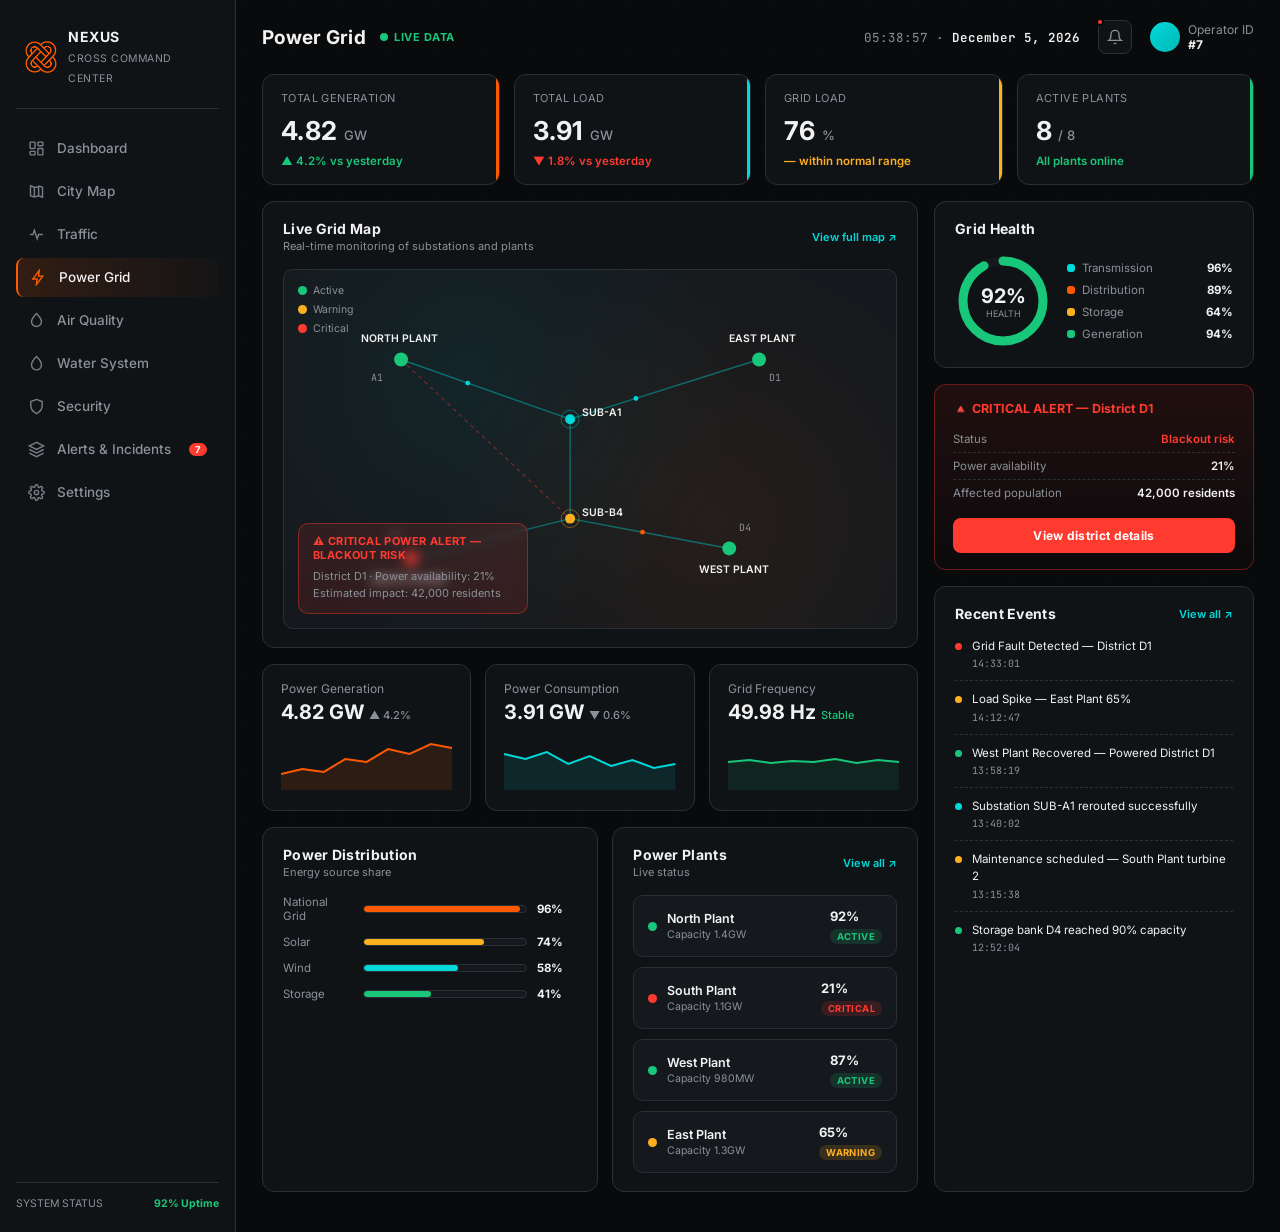
<file: power-grid.html>
<!DOCTYPE html>
<html lang="en" dir="ltr">
<head>
<meta charset="UTF-8">
<meta name="viewport" content="width=device-width, initial-scale=1.0">
<title>NEXUS — Power Grid</title>
<link rel="icon" type="image/png" href="assets/favicon.png">
<link rel="preconnect" href="https://fonts.googleapis.com">
<link rel="preconnect" href="https://fonts.gstatic.com" crossorigin>
<link href="https://fonts.googleapis.com/css2?family=Inter:wght@400;500;600;700;800&family=JetBrains+Mono:wght@400;500;600;700&display=swap" rel="stylesheet">
</head>
<body>
<style>
  :root{
  --bg-0:#080A0C;
  --bg-1:#101316;
  --bg-2:#15191D;
  --line:#2A3035;
  --text:#F2F2F2;
  --text-dim:#8A9198;
  --amber:#FF5A00;
  --amber-2:#FF7A18;
  --gold:#FFB020;
  --cyan:#00D9D9;
  --cyan-2:#00B8B8;
  --green:#18C77A;
  --red:#FF3B30;
}
*{box-sizing:border-box; margin:0; padding:0;}
body{
  background:var(--bg-0);
  color:var(--text);
  font-family:'Inter','Segoe UI',system-ui,-apple-system,sans-serif;
  min-height:100vh;
  overflow-x:hidden;
}
.mono{ font-family:'JetBrains Mono','SFMono-Regular',ui-monospace,Menlo,monospace; }

/* background grid texture */
body::before{
  content:"";
  position:fixed; inset:0;
  background-image:
    linear-gradient(var(--line) 1px, transparent 1px),
    linear-gradient(90deg, var(--line) 1px, transparent 1px);
  background-size:48px 48px;
  opacity:.05;
  pointer-events:none;
  z-index:0;
}

.shell{
  display:grid;
  grid-template-columns:236px 1fr;
  min-height:100vh;
  position:relative;
  z-index:1;
}

/* ===== SIDEBAR ===== */
.sidebar{
  background:var(--bg-1);
  border-right:1px solid var(--line);
  padding:22px 16px;
  display:flex;
  flex-direction:column;
  gap:4px;
}
.brand{
  display:flex; align-items:center; gap:10px;
  padding:6px 8px 22px;
  border-bottom:1px solid var(--line);
  margin-bottom:16px;
}
.brand-mark{
  width:34px; height:34px; border-radius:8px;
  background:linear-gradient(135deg, var(--amber), var(--gold));
  display:flex; align-items:center; justify-content:center;
  font-weight:800; font-size:15px; color:#080A0C;
  box-shadow:0 0 18px rgba(255,90,0,.35);
}
.brand-text{ line-height:1.25; }
.brand-text b{ font-size:14px; letter-spacing:.5px; display:block; }
.brand-text span{ font-size:10.5px; color:var(--text-dim); letter-spacing:.5px; }

.nav-item{
  display:flex; align-items:center; gap:12px;
  padding:11px 12px;
  border-radius:8px;
  color:var(--text-dim);
  font-size:13.5px;
  font-weight:500;
  cursor:pointer;
  transition:.15s;
  position:relative;
}
.nav-item svg{ width:17px; height:17px; flex-shrink:0; opacity:.85; }
.nav-item:hover{ background:var(--bg-2); color:var(--text); }
.nav-item{ text-decoration:none; }
.nav-item.unbuilt{ opacity:.38; cursor:default; }
.nav-item.unbuilt:hover{ background:none; color:var(--text-dim); }
.nav-item.active{
  background:linear-gradient(90deg, rgba(255,90,0,.14), rgba(255,90,0,.02));
  color:var(--text);
  border-left:2px solid var(--amber);
}
.nav-item.active svg{ color:var(--amber); opacity:1; }
.nav-item .badge{
  margin-left:auto;
  background:var(--red);
  color:#fff;
  font-size:9.5px;
  font-weight:700;
  padding:1px 6px;
  border-radius:20px;
}
.nav-spacer{ flex:1; }
.sidebar-foot{
  border-top:1px solid var(--line);
  padding-top:14px;
  font-size:10.5px;
  color:var(--text-dim);
  display:flex; justify-content:space-between;
}
.sidebar-foot b{ color:var(--green); }

/* ===== MAIN ===== */
.main{ padding:20px 26px 40px; }

.topbar{
  display:flex; align-items:center; justify-content:space-between;
  margin-bottom:20px;
}
.topbar-title{ display:flex; align-items:center; gap:14px; }
.topbar-title h1{ font-size:19px; font-weight:700; letter-spacing:.3px; }
.pulse-dot{
  width:8px; height:8px; border-radius:50%;
  background:var(--green);
  box-shadow:0 0 0 0 rgba(24,199,122,.6);
  animation:pulse 2s infinite;
}
@keyframes pulse{
  0%{ box-shadow:0 0 0 0 rgba(24,199,122,.55); }
  70%{ box-shadow:0 0 0 8px rgba(24,199,122,0); }
  100%{ box-shadow:0 0 0 0 rgba(24,199,122,0); }
}
.live-tag{
  display:flex; align-items:center; gap:6px;
  font-size:11px; color:var(--green); font-weight:700; letter-spacing:.5px;
}
.topbar-right{ display:flex; align-items:center; gap:18px; }
.clock{ font-size:12.5px; color:var(--text-dim); }
.clock b{ color:var(--text); font-weight:600; }
.icon-btn{
  width:34px; height:34px; border-radius:8px;
  background:var(--bg-1); border:1px solid var(--line);
  display:flex; align-items:center; justify-content:center;
  color:var(--text-dim); cursor:pointer; position:relative;
}
.icon-btn svg{ width:16px; height:16px; }
.icon-btn .dot{
  position:absolute; top:-3px; left:-3px;
  width:8px; height:8px; border-radius:50%;
  background:var(--red); border:2px solid var(--bg-0);
}
.operator{
  display:flex; align-items:center; gap:8px;
  font-size:12px; color:var(--text-dim);
}
.operator b{ color:var(--text); }
.operator .avatar{
  width:30px; height:30px; border-radius:50%;
  background:linear-gradient(135deg, var(--cyan), var(--cyan-2));
}

/* ===== KPI ROW ===== */
.kpi-row{
  display:grid;
  grid-template-columns:repeat(4, 1fr);
  gap:14px;
  margin-bottom:16px;
}
.kpi{
  background:var(--bg-1);
  border:1px solid var(--line);
  border-radius:12px;
  padding:16px 18px;
  position:relative;
  overflow:hidden;
}
.kpi::after{
  content:"";
  position:absolute; top:0; right:0; bottom:0; width:3px;
  background:var(--accent, var(--amber));
}
.kpi-label{
  font-size:11px; color:var(--text-dim); letter-spacing:.4px;
  display:flex; align-items:center; justify-content:space-between;
  margin-bottom:10px;
}
.kpi-value{ font-size:26px; font-weight:700; letter-spacing:.3px; }
.kpi-value span{ font-size:13px; color:var(--text-dim); font-weight:500; }
.kpi-delta{
  margin-top:8px; font-size:11.5px; font-weight:600;
  display:flex; align-items:center; gap:4px;
}
.up{ color:var(--green); }
.down{ color:var(--red); }
.flat{ color:var(--gold); }

/* ===== GRID LAYOUT ===== */
.layout{
  display:grid;
  grid-template-columns:1fr 320px;
  gap:16px;
}
.col-gap{ display:flex; flex-direction:column; gap:16px; }
.col-gap > .events-panel{ flex:1; display:flex; flex-direction:column; }
.events-panel .events-list{ flex:1; justify-content:flex-start; }
.events-panel .event-row{ padding-bottom:10px; border-bottom:1px dashed var(--line); }
.events-panel .event-row:last-child{ border-bottom:none; padding-bottom:0; }

.panel{
  background:var(--bg-1);
  border:1px solid var(--line);
  border-radius:12px;
  padding:18px 20px;
}
.panel-head{
  display:flex; align-items:center; justify-content:space-between;
  margin-bottom:16px;
}
.panel-head h2{ font-size:14px; font-weight:700; letter-spacing:.3px; }
.panel-head .sub{ font-size:11px; color:var(--text-dim); margin-top:2px; }
.panel-action{
  font-size:11px; color:var(--cyan); font-weight:600; cursor:pointer;
}

/* ===== MAP PANEL ===== */
.map-wrap{
  position:relative;
  height:360px;
  border-radius:10px;
  overflow:hidden;
  background:
    radial-gradient(circle at 30% 30%, rgba(0,217,217,.06), transparent 55%),
    radial-gradient(circle at 70% 70%, rgba(255,90,0,.07), transparent 55%),
    var(--bg-2);
  border:1px solid var(--line);
}
.map-svg{ width:100%; height:100%; }
.node-label{
  font-family:'JetBrains Mono','SFMono-Regular',ui-monospace,Menlo,monospace;
  font-size:10px; fill:var(--text-dim);
}
.node-name{
  font-family:'Inter','Segoe UI',system-ui,-apple-system,sans-serif;
  font-size:10.5px; fill:var(--text); font-weight:600;
}
.zone-alert{
  position:absolute; bottom:14px; left:14px;
  background:rgba(255,59,48,.12);
  border:1px solid rgba(255,59,48,.4);
  border-radius:10px;
  padding:10px 14px;
  max-width:230px;
  backdrop-filter:blur(6px);
}
.zone-alert .t{
  font-size:11px; color:var(--red); font-weight:700; letter-spacing:.4px;
  display:flex; align-items:center; gap:6px; margin-bottom:6px;
}
.zone-alert .d{ font-size:11px; color:var(--text-dim); line-height:1.6; }
.map-legend{
  position:absolute; top:14px; left:14px;
  display:flex; flex-direction:column; gap:6px;
  font-size:10.5px; color:var(--text-dim);
}
.map-legend .li{ display:flex; align-items:center; gap:6px; }
.map-legend .sw{ width:9px; height:9px; border-radius:50%; }

/* ===== POWER PLANTS LIST ===== */
.plant-list{ display:flex; flex-direction:column; gap:10px; }
.plant-item{
  display:flex; align-items:center; justify-content:space-between;
  background:var(--bg-2);
  border:1px solid var(--line);
  border-radius:10px;
  padding:12px 14px;
}
.plant-left{ display:flex; align-items:center; gap:10px; }
.plant-dot{ width:9px; height:9px; border-radius:50%; }
.plant-name{ font-size:12.5px; font-weight:600; }
.plant-sub{ font-size:10.5px; color:var(--text-dim); margin-top:2px; }
.plant-right{ text-align:left; }
.plant-load{ font-size:13px; font-weight:700; }
.plant-status{
  font-size:9.5px; font-weight:700; letter-spacing:.4px;
  padding:2px 7px; border-radius:20px; margin-top:3px; display:inline-block;
}
.st-active{ background:rgba(24,199,122,.15); color:var(--green); }
.st-warn{ background:rgba(255,176,32,.15); color:var(--gold); }
.st-critical{ background:rgba(255,59,48,.15); color:var(--red); }

/* ===== CHARTS ===== */
.chart-row{
  display:grid;
  grid-template-columns:repeat(3, 1fr);
  gap:14px;
}
.chart-box{
  background:var(--bg-1);
  border:1px solid var(--line);
  border-radius:12px;
  padding:16px 18px;
}
.chart-box .ch-title{ font-size:12px; color:var(--text-dim); margin-bottom:4px; }
.chart-box .ch-value{ font-size:20px; font-weight:700; margin-bottom:10px; }
.chart-box .ch-value small{ font-size:11px; color:var(--text-dim); font-weight:500; }
.sparkline{ width:100%; height:56px; }

/* ===== DISTRIBUTION ===== */
.dist-bars{ display:flex; flex-direction:column; gap:12px; }
.dist-row{ display:grid; grid-template-columns:70px 1fr 40px; align-items:center; gap:10px; }
.dist-row .lbl{ font-size:11.5px; color:var(--text-dim); }
.dist-track{ height:8px; background:var(--bg-2); border-radius:6px; overflow:hidden; border:1px solid var(--line); }
.dist-fill{ height:100%; border-radius:6px; }
.dist-row .pct{ font-size:11.5px; font-weight:700; text-align:left; }

/* ===== RIGHT COLUMN ===== */
.health-ring{
  display:flex; align-items:center; gap:16px;
}
.ring-wrap{ position:relative; width:96px; height:96px; flex-shrink:0; }
.ring-val{
  position:absolute; inset:0; display:flex; align-items:center; justify-content:center;
  flex-direction:column;
}
.ring-val b{ font-size:20px; }
.ring-val span{ font-size:9px; color:var(--text-dim); }
.health-legend{ display:flex; flex-direction:column; gap:8px; flex:1; }
.hl-row{ display:flex; align-items:center; justify-content:space-between; font-size:11.5px; }
.hl-left{ display:flex; align-items:center; gap:7px; color:var(--text-dim); }
.hl-dot{ width:8px; height:8px; border-radius:3px; }

.critical-box{
  background:linear-gradient(180deg, rgba(255,59,48,.1), rgba(255,59,48,.02));
  border:1px solid rgba(255,59,48,.35);
  border-radius:12px;
  padding:16px 18px;
}
.critical-box .ch{
  display:flex; align-items:center; gap:8px;
  color:var(--red); font-weight:700; font-size:12.5px; margin-bottom:10px;
}
.critical-box .row{
  display:flex; justify-content:space-between;
  font-size:11.5px; color:var(--text-dim);
  padding:6px 0; border-bottom:1px dashed var(--line);
}
.critical-box .row:last-of-type{ border-bottom:none; }
.critical-box .row b{ color:var(--text); font-weight:600; }
.critical-btn{
  width:100%; margin-top:12px;
  background:var(--red); color:#fff;
  border:none; border-radius:8px;
  padding:10px; font-size:12px; font-weight:700;
  font-family:inherit; cursor:pointer;
  letter-spacing:.3px;
}

.events-list{ display:flex; flex-direction:column; gap:10px; }
.event-row{ display:flex; gap:10px; align-items:flex-start; }
.event-dot{ width:7px; height:7px; border-radius:50%; margin-top:5px; flex-shrink:0; }
.event-text{ font-size:11.5px; color:var(--text); line-height:1.5; }
.event-time{ font-size:10px; color:var(--text-dim); margin-top:2px; }

@media (max-width:1100px){
  .shell{ grid-template-columns:1fr; }
  .sidebar{ display:none; }
  .layout{ grid-template-columns:1fr; }
  .kpi-row, .chart-row{ grid-template-columns:1fr 1fr; }
}

  .nexus-mark{width:34px;height:34px;object-fit:contain;display:block;flex-shrink:0;}
  .brand-mark,.logo-mark{border:none!important;background:none!important;clip-path:none!important;box-shadow:none!important;width:34px;height:34px;}
</style>
<div class="shell">

  <!-- SIDEBAR -->
  <aside class="sidebar">
    <div class="brand">
      <div class="brand-mark"><img class="nexus-mark" src="assets/nexus-mark.png" alt="NEXUS"></div>
      <div class="brand-text">
        <b>NEXUS</b>
        <span>CROSS COMMAND CENTER</span>
      </div>
    </div>

    <a class="nav-item" href="dashboard.html"><svg viewBox="0 0 24 24" fill="none" stroke="currentColor" stroke-width="2"><rect x="3" y="3" width="7" height="9" rx="1"/><rect x="14" y="3" width="7" height="5" rx="1"/><rect x="14" y="12" width="7" height="9" rx="1"/><rect x="3" y="16" width="7" height="5" rx="1"/></svg> Dashboard</a>
    <a class="nav-item" href="city-map.html"><svg viewBox="0 0 24 24" fill="none" stroke="currentColor" stroke-width="2"><path d="M9 20l-5.5-2V4L9 6m0 14l6-2m-6 2V6m6 12l5.5 2V6L15 4m0 14V4m0 2L9 6"/></svg> City Map</a>
    <a class="nav-item" href="traffic.html"><svg viewBox="0 0 24 24" fill="none" stroke="currentColor" stroke-width="2"><path d="M3 12h4l2-6 4 12 2-6h6"/></svg> Traffic</a>
    <a class="nav-item active" href="power-grid.html"><svg viewBox="0 0 24 24" fill="none" stroke="currentColor" stroke-width="2"><path d="M13 2L4 14h6l-1 8 9-12h-6l1-8z"/></svg> Power Grid</a>
    <a class="nav-item" href="air-quality.html"><svg viewBox="0 0 24 24" fill="none" stroke="currentColor" stroke-width="2"><path d="M12 2C8 6 5 9.5 5 13.5A7 7 0 0019 13.5C19 9.5 16 6 12 2z"/></svg> Air Quality</a>
    <a href="water-system.html" class="nav-item"><svg viewBox="0 0 24 24" fill="none" stroke="currentColor" stroke-width="2"><path d="M12 2s7 6.5 7 12a7 7 0 01-14 0c0-5.5 7-12 7-12z"/></svg> Water System</a>
    <a class="nav-item" href="security.html"><svg viewBox="0 0 24 24" fill="none" stroke="currentColor" stroke-width="2"><path d="M12 22s8-4 8-11V5l-8-3-8 3v6c0 7 8 11 8 11z"/></svg> Security</a>
    <a class="nav-item" href="alerts.html"><svg viewBox="0 0 24 24" fill="none" stroke="currentColor" stroke-width="2"><path d="M12 2L2 7l10 5 10-5-10-5z"/><path d="M2 17l10 5 10-5M2 12l10 5 10-5"/></svg> Alerts &amp; Incidents<span class="badge">7</span></a>
    <a class="nav-item" href="settings.html"><svg viewBox="0 0 24 24" fill="none" stroke="currentColor" stroke-width="2"><circle cx="12" cy="12" r="3"/><path d="M19.4 15a1.7 1.7 0 00.3 1.9l.1.1a2 2 0 11-2.8 2.8l-.1-.1a1.7 1.7 0 00-1.9-.3 1.7 1.7 0 00-1 1.5V21a2 2 0 11-4 0v-.2a1.7 1.7 0 00-1-1.5 1.7 1.7 0 00-1.9.3l-.1.1a2 2 0 11-2.8-2.8l.1-.1a1.7 1.7 0 00.3-1.9 1.7 1.7 0 00-1.5-1H3a2 2 0 110-4h.2a1.7 1.7 0 001.5-1 1.7 1.7 0 00-.3-1.9l-.1-.1a2 2 0 112.8-2.8l.1.1a1.7 1.7 0 001.9.3H9a1.7 1.7 0 001-1.5V3a2 2 0 114 0v.2a1.7 1.7 0 001 1.5 1.7 1.7 0 001.9-.3l.1-.1a2 2 0 112.8 2.8l-.1.1a1.7 1.7 0 00-.3 1.9V9a1.7 1.7 0 001.5 1H21a2 2 0 110 4h-.2a1.7 1.7 0 00-1.5 1z"/></svg> Settings</a>
    <div class="nav-spacer"></div>
    <div class="sidebar-foot">
      <span>SYSTEM STATUS</span>
      <b>92% Uptime</b>
    </div>
  </aside>

  <!-- MAIN -->
  <main class="main">

    <div class="topbar">
      <div class="topbar-title">
        <h1>Power Grid</h1>
        <div class="live-tag"><span class="pulse-dot"></span> LIVE DATA</div>
      </div>
      <div class="topbar-right">
        <div class="clock mono"><span id="clockTime">--:--:--</span> · <b id="clockDate">&nbsp;</b></div>
        <div class="icon-btn">
          <svg viewBox="0 0 24 24" fill="none" stroke="currentColor" stroke-width="2"><path d="M18 8a6 6 0 00-12 0c0 7-3 9-3 9h18s-3-2-3-9"/><path d="M13.7 21a2 2 0 01-3.4 0"/></svg>
          <span class="dot"></span>
        </div>
        <div class="operator">
          <div class="avatar"></div>
          <div>Operator ID<br><b>#7</b></div>
        </div>
      </div>
    </div>

    <!-- KPIs -->
    <div class="kpi-row">
      <div class="kpi" style="--accent:var(--amber)">
        <div class="kpi-label">TOTAL GENERATION</div>
        <div class="kpi-value">4.82 <span>GW</span></div>
        <div class="kpi-delta up">▲ 4.2% vs yesterday</div>
      </div>
      <div class="kpi" style="--accent:var(--cyan)">
        <div class="kpi-label">TOTAL LOAD</div>
        <div class="kpi-value">3.91 <span>GW</span></div>
        <div class="kpi-delta down">▼ 1.8% vs yesterday</div>
      </div>
      <div class="kpi" style="--accent:var(--gold)">
        <div class="kpi-label">GRID LOAD</div>
        <div class="kpi-value">76 <span>%</span></div>
        <div class="kpi-delta flat">— within normal range</div>
      </div>
      <div class="kpi" style="--accent:var(--green)">
        <div class="kpi-label">ACTIVE PLANTS</div>
        <div class="kpi-value">8 <span>/ 8</span></div>
        <div class="kpi-delta up">All plants online</div>
      </div>
    </div>

    <!-- LAYOUT -->
    <div class="layout">
      <div class="col-gap">

        <!-- MAP PANEL -->
        <div class="panel">
          <div class="panel-head">
            <div>
              <h2>Live Grid Map</h2>
              <div class="sub">Real-time monitoring of substations and plants</div>
            </div>
            <div class="panel-action">View full map ↗</div>
          </div>

          <div class="map-wrap" id="mapWrap">
            <div class="map-legend">
              <div class="li"><span class="sw" style="background:var(--green)"></span> Active</div>
              <div class="li"><span class="sw" style="background:var(--gold)"></span> Warning</div>
              <div class="li"><span class="sw" style="background:var(--red)"></span> Critical</div>
            </div>

            <svg class="map-svg" viewBox="0 0 600 360">
              <!-- connection lines -->
              <g stroke="var(--cyan-2)" stroke-width="1.4" opacity="0.5" fill="none">
                <path d="M110,90 L280,150" />
                <path d="M280,150 L470,90" />
                <path d="M280,150 L280,250" />
                <path d="M280,250 L120,290" />
                <path d="M280,250 L440,280" />
                <path d="M110,90 L280,250" stroke="var(--red)" stroke-dasharray="4 4" opacity="0.7"/>
              </g>
              <!-- energy flow dots -->
              <circle r="2.4" fill="var(--cyan)">
                <animateMotion dur="3s" repeatCount="indefinite" path="M110,90 L280,150"/>
              </circle>
              <circle r="2.4" fill="var(--cyan)">
                <animateMotion dur="3.4s" repeatCount="indefinite" path="M280,150 L470,90"/>
              </circle>
              <circle r="2.4" fill="var(--amber)">
                <animateMotion dur="2.6s" repeatCount="indefinite" path="M280,250 L440,280"/>
              </circle>

              <!-- substations -->
              <g>
                <circle cx="280" cy="150" r="5" fill="var(--cyan)"/>
                <circle cx="280" cy="150" r="9" fill="none" stroke="var(--cyan)" opacity="0.4"/>
                <text x="292" y="147" class="node-name">SUB-A1</text>
              </g>
              <g>
                <circle cx="280" cy="250" r="5" fill="var(--gold)"/>
                <circle cx="280" cy="250" r="9" fill="none" stroke="var(--gold)" opacity="0.4"/>
                <text x="292" y="247" class="node-name">SUB-B4</text>
              </g>

              <!-- plants -->
              <g>
                <circle cx="110" cy="90" r="7" fill="var(--green)"/>
                <text x="70" y="72" class="node-name">NORTH PLANT</text>
                <text x="80" y="112" class="node-label">A1</text>
              </g>
              <g>
                <circle cx="470" cy="90" r="7" fill="var(--green)"/>
                <text x="440" y="72" class="node-name">EAST PLANT</text>
                <text x="480" y="112" class="node-label">D1</text>
              </g>
              <g>
                <circle cx="120" cy="290" r="7" fill="var(--red)">
                  <animate attributeName="opacity" values="1;0.3;1" dur="1.2s" repeatCount="indefinite"/>
                </circle>
                <text x="80" y="315" class="node-name">SOUTH PLANT</text>
                <text x="98" y="270" class="node-label">C3</text>
              </g>
              <g>
                <circle cx="440" cy="280" r="7" fill="var(--green)"/>
                <text x="410" y="305" class="node-name">WEST PLANT</text>
                <text x="450" y="262" class="node-label">D4</text>
              </g>
            </svg>

            <div class="zone-alert">
              <div class="t">⚠ CRITICAL POWER ALERT — BLACKOUT RISK</div>
              <div class="d">District D1 · Power availability: 21%<br>Estimated impact: 42,000 residents</div>
            </div>
          </div>
        </div>

        <!-- CHARTS ROW -->
        <div class="chart-row">
          <div class="chart-box">
            <div class="ch-title">Power Generation</div>
            <div class="ch-value">4.82 GW <small class="up">▲ 4.2%</small></div>
            <svg class="sparkline" viewBox="0 0 200 56" preserveAspectRatio="none">
              <polyline fill="none" stroke="var(--amber)" stroke-width="2" points="0,40 25,35 50,38 75,25 100,28 125,15 150,20 175,10 200,14"/>
              <polyline fill="rgba(255,90,0,.12)" stroke="none" points="0,40 25,35 50,38 75,25 100,28 125,15 150,20 175,10 200,14 200,56 0,56"/>
            </svg>
          </div>
          <div class="chart-box">
            <div class="ch-title">Power Consumption</div>
            <div class="ch-value">3.91 GW <small class="down">▼ 0.6%</small></div>
            <svg class="sparkline" viewBox="0 0 200 56" preserveAspectRatio="none">
              <polyline fill="none" stroke="var(--cyan)" stroke-width="2" points="0,20 25,25 50,18 75,30 100,22 125,32 150,26 175,34 200,30"/>
              <polyline fill="rgba(0,217,217,.1)" stroke="none" points="0,20 25,25 50,18 75,30 100,22 125,32 150,26 175,34 200,30 200,56 0,56"/>
            </svg>
          </div>
          <div class="chart-box">
            <div class="ch-title">Grid Frequency</div>
            <div class="ch-value">49.98 Hz <small class="flat" style="color:var(--green)">Stable</small></div>
            <svg class="sparkline" viewBox="0 0 200 56" preserveAspectRatio="none">
              <polyline fill="none" stroke="var(--green)" stroke-width="2" points="0,28 25,26 50,29 75,27 100,28 125,25 150,29 175,26 200,28"/>
              <polyline fill="rgba(24,199,122,.1)" stroke="none" points="0,28 25,26 50,29 75,27 100,28 125,25 150,29 175,26 200,28 200,56 0,56"/>
            </svg>
          </div>
        </div>

        <!-- DISTRIBUTION + PLANTS -->
        <div class="chart-row" style="grid-template-columns:1.1fr 1fr;">
          <div class="panel">
            <div class="panel-head">
              <div>
                <h2>Power Distribution</h2>
                <div class="sub">Energy source share</div>
              </div>
            </div>
            <div class="dist-bars">
              <div class="dist-row">
                <div class="lbl">National Grid</div>
                <div class="dist-track"><div class="dist-fill" style="width:96%; background:var(--amber)"></div></div>
                <div class="pct">96%</div>
              </div>
              <div class="dist-row">
                <div class="lbl">Solar</div>
                <div class="dist-track"><div class="dist-fill" style="width:74%; background:var(--gold)"></div></div>
                <div class="pct">74%</div>
              </div>
              <div class="dist-row">
                <div class="lbl">Wind</div>
                <div class="dist-track"><div class="dist-fill" style="width:58%; background:var(--cyan)"></div></div>
                <div class="pct">58%</div>
              </div>
              <div class="dist-row">
                <div class="lbl">Storage</div>
                <div class="dist-track"><div class="dist-fill" style="width:41%; background:var(--green)"></div></div>
                <div class="pct">41%</div>
              </div>
            </div>
          </div>

          <div class="panel">
            <div class="panel-head">
              <div>
                <h2>Power Plants</h2>
                <div class="sub">Live status</div>
              </div>
              <div class="panel-action">View all ↗</div>
            </div>
            <div class="plant-list">
              <div class="plant-item">
                <div class="plant-left">
                  <span class="plant-dot" style="background:var(--green)"></span>
                  <div><div class="plant-name">North Plant</div><div class="plant-sub">Capacity 1.4GW</div></div>
                </div>
                <div class="plant-right"><div class="plant-load">92%</div><span class="plant-status st-active">ACTIVE</span></div>
              </div>
              <div class="plant-item">
                <div class="plant-left">
                  <span class="plant-dot" style="background:var(--red)"></span>
                  <div><div class="plant-name">South Plant</div><div class="plant-sub">Capacity 1.1GW</div></div>
                </div>
                <div class="plant-right"><div class="plant-load">21%</div><span class="plant-status st-critical">CRITICAL</span></div>
              </div>
              <div class="plant-item">
                <div class="plant-left">
                  <span class="plant-dot" style="background:var(--green)"></span>
                  <div><div class="plant-name">West Plant</div><div class="plant-sub">Capacity 980MW</div></div>
                </div>
                <div class="plant-right"><div class="plant-load">87%</div><span class="plant-status st-active">ACTIVE</span></div>
              </div>
              <div class="plant-item">
                <div class="plant-left">
                  <span class="plant-dot" style="background:var(--gold)"></span>
                  <div><div class="plant-name">East Plant</div><div class="plant-sub">Capacity 1.3GW</div></div>
                </div>
                <div class="plant-right"><div class="plant-load">65%</div><span class="plant-status st-warn">WARNING</span></div>
              </div>
            </div>
          </div>
        </div>

      </div>

      <!-- RIGHT SIDEBAR -->
      <div class="col-gap">

        <div class="panel">
          <div class="panel-head"><h2>Grid Health</h2></div>
          <div class="health-ring">
            <div class="ring-wrap">
              <svg viewBox="0 0 96 96" width="96" height="96">
                <circle cx="48" cy="48" r="40" fill="none" stroke="var(--bg-2)" stroke-width="9"/>
                <circle cx="48" cy="48" r="40" fill="none" stroke="var(--green)" stroke-width="9"
                  stroke-dasharray="251.2" stroke-dashoffset="20" stroke-linecap="round"
                  transform="rotate(-90 48 48)"/>
              </svg>
              <div class="ring-val"><b>92%</b><span>HEALTH</span></div>
            </div>
            <div class="health-legend">
              <div class="hl-row"><span class="hl-left"><span class="hl-dot" style="background:var(--cyan)"></span>Transmission</span><b>96%</b></div>
              <div class="hl-row"><span class="hl-left"><span class="hl-dot" style="background:var(--amber)"></span>Distribution</span><b>89%</b></div>
              <div class="hl-row"><span class="hl-left"><span class="hl-dot" style="background:var(--gold)"></span>Storage</span><b>64%</b></div>
              <div class="hl-row"><span class="hl-left"><span class="hl-dot" style="background:var(--green)"></span>Generation</span><b>94%</b></div>
            </div>
          </div>
        </div>

        <div class="critical-box">
          <div class="ch">🔺 CRITICAL ALERT — District D1</div>
          <div class="row"><span>Status</span><b style="color:var(--red)">Blackout risk</b></div>
          <div class="row"><span>Power availability</span><b>21%</b></div>
          <div class="row"><span>Affected population</span><b>42,000 residents</b></div>
          <button class="critical-btn">View district details</button>
        </div>

        <div class="panel events-panel">
          <div class="panel-head">
            <div><h2>Recent Events</h2></div>
            <div class="panel-action">View all ↗</div>
          </div>
          <div class="events-list">
            <div class="event-row">
              <span class="event-dot" style="background:var(--red)"></span>
              <div><div class="event-text">Grid Fault Detected — District D1</div><div class="event-time mono">14:33:01</div></div>
            </div>
            <div class="event-row">
              <span class="event-dot" style="background:var(--gold)"></span>
              <div><div class="event-text">Load Spike — East Plant 65%</div><div class="event-time mono">14:12:47</div></div>
            </div>
            <div class="event-row">
              <span class="event-dot" style="background:var(--green)"></span>
              <div><div class="event-text">West Plant Recovered — Powered District D1</div><div class="event-time mono">13:58:19</div></div>
            </div>
            <div class="event-row">
              <span class="event-dot" style="background:var(--cyan)"></span>
              <div><div class="event-text">Substation SUB-A1 rerouted successfully</div><div class="event-time mono">13:40:02</div></div>
            </div>
            <div class="event-row">
              <span class="event-dot" style="background:var(--gold)"></span>
              <div><div class="event-text">Maintenance scheduled — South Plant turbine 2</div><div class="event-time mono">13:15:38</div></div>
            </div>
            <div class="event-row">
              <span class="event-dot" style="background:var(--green)"></span>
              <div><div class="event-text">Storage bank D4 reached 90% capacity</div><div class="event-time mono">12:52:04</div></div>
            </div>
          </div>
        </div>

      </div>
    </div>

  </main>
</div>

<script>
/* Live wall clock — the header must show the operator's real time, not the
   timestamp this layout happened to be designed at. */
(function liveClock(){
  const t = document.getElementById("clockTime");
  const d = document.getElementById("clockDate");
  function tick(){
    const now = new Date();
    t.textContent = [now.getHours(), now.getMinutes(), now.getSeconds()]
      .map(n => String(n).padStart(2, "0")).join(":");
    d.textContent = now.toLocaleDateString("en-US", {month:"long", day:"numeric", year:"numeric"});
  }
  tick(); setInterval(tick, 1000);
})();
</script>
</body>
</html>
</file>
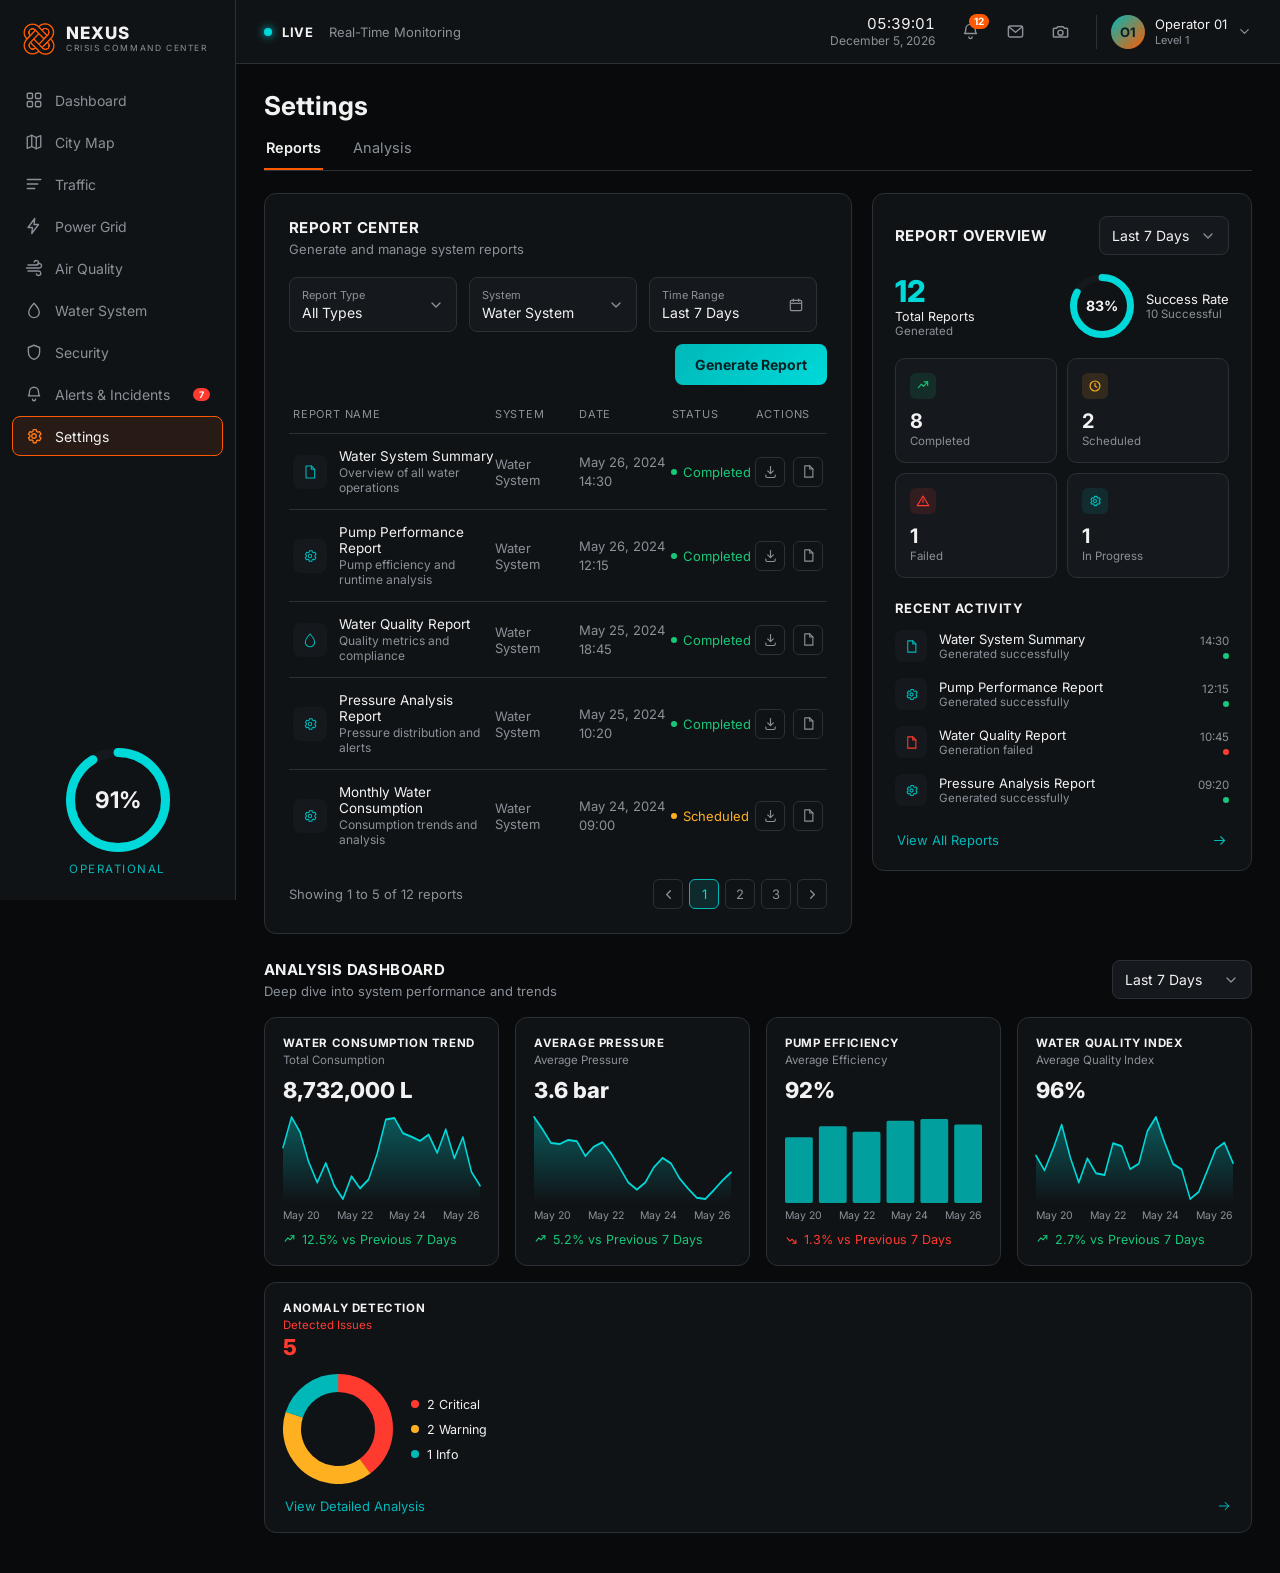
<file: settings.html>
<!DOCTYPE html>
<html lang="en">
<head>
<meta charset="UTF-8" />
<meta name="viewport" content="width=device-width, initial-scale=1.0" />
<title>NEXUS — Settings</title>
<link rel="icon" type="image/png" href="assets/favicon.png">
<link rel="preconnect" href="https://fonts.googleapis.com">
<link rel="preconnect" href="https://fonts.gstatic.com" crossorigin>
<link href="https://fonts.googleapis.com/css2?family=Inter:wght@400;500;600;700;800&family=JetBrains+Mono:wght@400;500;600;700&display=swap" rel="stylesheet">
</head>
<body>
<style>
  :root{
    --bg0:#080A0C;
    --bg1:#101316;
    --bg2:#15191D;
    --line:#2A3035;
    --text:#F2F2F2;
    --sub:#8A9198;
    --orange:#FF5A00;
    --orange2:#FF7A18;
    --amber:#FFB020;
    --cyan:#00D9D9;
    --cyan2:#00B8B8;
    --green:#18C77A;
    --red:#FF3B30;
  }

  * { box-sizing: border-box; }
  html, body { margin:0; padding:0; }
  body{
    background:var(--bg0);
    color:var(--text);
    font-family:'Inter','Segoe UI',system-ui,-apple-system,sans-serif;
    display:flex;
    min-height:100vh;
  }
  button{ font-family:inherit; }
  svg{ display:block; flex-shrink:0; }

  /* ---------- Layout ---------- */
  .app{ display:flex; width:100%; }
  .main{ flex:1; min-width:0; }
  .content{ padding:26px 28px 40px; }

  /* ---------- Sidebar ---------- */
  .sidebar{
    width:236px; flex-shrink:0;
    background:var(--bg1);
    border-right:1px solid var(--line);
    display:flex; flex-direction:column;
    height:100vh; position:sticky; top:0;
  }
  .brand{ display:flex; align-items:center; gap:10px; padding:22px 22px 20px; }
  .brand-name{ font-size:17px; font-weight:800; letter-spacing:1px; line-height:1.15; }
  .brand-sub{ font-size:8.5px; letter-spacing:1.6px; color:var(--sub); line-height:1.15; }

  .nav{ flex:1; overflow-y:auto; padding:4px 12px; }
  .nav-item{
    width:100%; display:flex; align-items:center; gap:12px;
    padding:10px 12px; margin-bottom:2px; border-radius:8px;
    border:1px solid transparent; background:transparent;
    cursor:pointer; text-align:left; color:var(--sub); font-size:14px;
    text-decoration:none;
  }
  .nav-item.unbuilt{ opacity:.38; cursor:default; }
  .nav-item b{ margin-left:auto; background:var(--red); color:#fff; border-radius:9px; padding:1px 6px; font-size:9px; font-weight:700; }
  .nav-item svg path, .nav-item svg rect, .nav-item svg line, .nav-item svg circle, .nav-item svg polyline{
    stroke:var(--sub);
  }
  .nav-item.active{
    border-color:var(--orange);
    background:rgba(255,90,0,0.10);
    color:var(--text);
  }
  .nav-item.active svg path, .nav-item.active svg rect, .nav-item.active svg line, .nav-item.active svg circle, .nav-item.active svg polyline{
    stroke:var(--orange2);
  }

  .sidebar-foot{ padding:24px; display:flex; flex-direction:column; align-items:center; gap:6px; }
  .operational-label{ font-size:11.5px; letter-spacing:1.5px; color:var(--cyan2); margin-top:4px; }

  /* ---------- Top bar ---------- */
  .topbar{
    height:64px; border-bottom:1px solid var(--line);
    display:flex; align-items:center; justify-content:space-between;
    padding:0 28px; background:var(--bg1);
  }
  .live-group{ display:flex; align-items:center; gap:10px; }
  .live-dot{ width:8px; height:8px; border-radius:999px; background:var(--cyan); box-shadow:0 0 8px var(--cyan); }
  .live-text{ font-size:13px; font-weight:700; letter-spacing:0.5px; }
  .live-sub{ font-size:13px; color:var(--sub); margin-left:6px; }

  .top-right{ display:flex; align-items:center; gap:26px; }
  .time-block{ text-align:right; line-height:1.3; }
  .time-block .time{ font-size:15px; font-variant-numeric: tabular-nums; }
  .time-block .date{ font-size:12px; color:var(--sub); }

  .bell-wrap{ position:relative; display:flex; }
  .badge{
    position:absolute; top:-8px; right:-9px;
    background:var(--orange); color:#fff; font-size:10px; font-weight:700;
    border-radius:999px; padding:1px 5px; line-height:13px;
  }

  .profile{ display:flex; align-items:center; gap:10px; padding-left:14px; border-left:1px solid var(--line); cursor:pointer; }
  .avatar{
    width:34px; height:34px; border-radius:999px;
    background:linear-gradient(135deg, var(--cyan2), var(--orange));
    display:flex; align-items:center; justify-content:center;
    font-size:13px; font-weight:700; color:#062024;
  }
  .profile-name{ font-size:13px; line-height:1.3; }
  .profile-level{ font-size:11px; color:var(--sub); line-height:1.3; }

  /* ---------- Page header / tabs ---------- */
  .page-title{ font-size:26px; font-weight:700; margin-bottom:18px; }
  .tabs{ display:flex; gap:28px; border-bottom:1px solid var(--line); margin-bottom:22px; }
  .tab{
    background:none; border:none; padding:0 2px 12px; font-size:14.5px;
    color:var(--sub); border-bottom:2px solid transparent; cursor:pointer;
  }
  .tab.active{ color:var(--text); border-bottom-color:var(--orange); font-weight:600; }

  /* ---------- Panels ---------- */
  .panel{ background:var(--bg1); border:1px solid var(--line); border-radius:12px; }
  .panel-title{ font-size:15px; font-weight:700; letter-spacing:0.4px; }
  .panel-sub{ font-size:13px; color:var(--sub); margin-top:4px; }

  .row-top{ display:flex; gap:20px; align-items:flex-start; margin-bottom:26px; flex-wrap:wrap; }

  /* Report Center */
  .report-center{ padding:24px; flex:1; min-width:420px; }
  .rc-controls{ display:flex; align-items:flex-end; gap:12px; margin:20px 0 22px; flex-wrap:wrap; }

  .dd, .field-btn{
    display:flex; align-items:center; justify-content:space-between; gap:10px;
    background:var(--bg2); border:1px solid var(--line); border-radius:8px;
    padding:10px 12px; color:var(--text); cursor:pointer;
  }
  .dd .dd-text, .field-btn .field-text{ display:flex; flex-direction:column; align-items:flex-start; gap:2px; }
  .dd .dd-label, .field-btn .field-label{ font-size:11px; color:var(--sub); }
  .dd .dd-value, .field-btn .field-value{ font-size:14px; }

  .btn-primary{
    margin-left:auto;
    background:linear-gradient(135deg, var(--cyan2), var(--cyan));
    border:none; border-radius:8px; padding:12px 20px;
    color:#062024; font-weight:700; font-size:14px; cursor:pointer;
  }

  .table-head{
    display:grid; grid-template-columns: 2.4fr 1fr 1.1fr 1fr 0.8fr;
    padding:0 4px 12px; border-bottom:1px solid var(--line);
  }
  .table-head span{ font-size:11px; letter-spacing:0.8px; color:var(--sub); }

  .table-row{
    display:grid; grid-template-columns: 2.4fr 1fr 1.1fr 1fr 0.8fr;
    align-items:center; padding:14px 4px; border-bottom:1px solid var(--line);
  }
  .table-row:last-of-type{ border-bottom:none; }

  .rname{ display:flex; align-items:center; gap:12px; }
  .rname-icon{
    width:34px; height:34px; border-radius:8px; background:var(--bg2);
    display:flex; align-items:center; justify-content:center; flex-shrink:0;
  }
  .rname-icon svg path, .rname-icon svg rect, .rname-icon svg circle, .rname-icon svg line{ stroke:var(--cyan2); }
  .rname-title{ font-size:13.5px; }
  .rname-desc{ font-size:12px; color:var(--sub); margin-top:1px; }
  .rsys{ font-size:13px; color:var(--sub); }
  .rdate{ font-size:13px; color:var(--sub); line-height:1.4; }

  .status{ display:inline-flex; align-items:center; gap:6px; font-size:13px; }
  .status-dot{ width:6px; height:6px; border-radius:999px; display:inline-block; }
  .status.completed{ color:var(--green); } .status.completed .status-dot{ background:var(--green); }
  .status.scheduled{ color:var(--amber); } .status.scheduled .status-dot{ background:var(--amber); }
  .status.failed{ color:var(--red); } .status.failed .status-dot{ background:var(--red); }

  .actions{ display:flex; gap:8px; }
  .icon-btn{
    width:30px; height:30px; display:flex; align-items:center; justify-content:center;
    background:transparent; border:1px solid var(--line); border-radius:6px; cursor:pointer;
  }
  .icon-btn:hover{ border-color:var(--cyan2); }
  .icon-btn svg path, .icon-btn svg polyline, .icon-btn svg rect{ stroke:var(--sub); }

  .pagination{ display:flex; align-items:center; justify-content:space-between; margin-top:18px; }
  .pagination .info{ font-size:13px; color:var(--sub); }
  .page-btns{ display:flex; align-items:center; gap:6px; }
  .page-btn{
    width:30px; height:30px; border-radius:6px; border:1px solid var(--line);
    background:transparent; color:var(--sub); font-size:13px;
    display:flex; align-items:center; justify-content:center; cursor:pointer;
  }
  .page-btn.active{ border-color:var(--cyan2); background:rgba(0,217,217,0.12); color:var(--cyan); }
  .page-btn svg path, .page-btn svg polyline{ stroke:var(--sub); }

  /* Report Overview */
  .report-overview{ padding:22px; width:380px; flex-shrink:0; }
  .ro-head{ display:flex; align-items:center; justify-content:space-between; margin-bottom:18px; }
  .ro-stats{ display:flex; align-items:center; justify-content:space-between; margin-bottom:20px; }
  .ro-total{ font-size:30px; font-weight:800; color:var(--cyan); }
  .ro-total-label{ font-size:12.5px; }
  .ro-total-sub{ font-size:11.5px; color:var(--sub); }
  .ro-success{ display:flex; align-items:center; gap:12px; }
  .ro-success-label{ font-size:13px; }
  .ro-success-sub{ font-size:11.5px; color:var(--sub); }

  .mini-grid{ display:grid; grid-template-columns:1fr 1fr; gap:10px; margin-bottom:22px; }
  .mini-stat{ background:var(--bg2); border:1px solid var(--line); border-radius:10px; padding:14px; }
  .mini-icon{ width:26px; height:26px; border-radius:6px; display:flex; align-items:center; justify-content:center; margin-bottom:10px; }
  .mini-value{ font-size:20px; font-weight:700; }
  .mini-label{ font-size:11.5px; color:var(--sub); margin-top:1px; }

  .section-label{ font-size:13px; font-weight:700; letter-spacing:0.4px; margin-bottom:14px; }
  .activity-row{ display:flex; align-items:center; gap:12px; margin-bottom:16px; }
  .activity-icon{
    width:32px; height:32px; border-radius:8px; background:var(--bg2);
    display:flex; align-items:center; justify-content:center; flex-shrink:0;
  }
  .activity-body{ flex:1; min-width:0; }
  .activity-title{ font-size:13px; }
  .activity-desc{ font-size:11.5px; color:var(--sub); }
  .activity-meta{ display:flex; flex-direction:column; align-items:flex-end; gap:5px; }
  .activity-time{ font-size:11.5px; color:var(--sub); }
  .activity-dot{ width:6px; height:6px; border-radius:999px; }

  .link-row{
    width:100%; background:none; border:none; display:flex; align-items:center;
    justify-content:space-between; color:var(--cyan2); font-size:13px;
    padding:10px 2px 0; cursor:pointer;
  }
  .link-row svg path, .link-row svg polyline, .link-row svg line{ stroke:var(--cyan2); }

  /* Analysis dashboard */
  .analysis-head{ display:flex; align-items:flex-end; justify-content:space-between; margin-bottom:18px; }
  .analysis-grid{ display:flex; gap:16px; align-items:stretch; flex-wrap:wrap; }
  .a-card{ padding:18px; flex:1; min-width:230px; }
  .a-title{ font-size:11.5px; font-weight:700; letter-spacing:0.6px; }
  .a-sub{ font-size:11.5px; color:var(--sub); margin:3px 0 10px; }
  .a-value{ font-size:22px; font-weight:800; margin-bottom:10px; }
  .a-chart{ height:90px; margin-bottom:6px; }
  .a-xaxis{ display:flex; justify-content:space-between; font-size:10.5px; color:var(--sub); margin-bottom:10px; }
  .a-delta{ display:flex; align-items:center; gap:6px; font-size:12.5px; }
  .a-delta.up{ color:var(--green); } .a-delta.up svg path, .a-delta.up svg polyline{ stroke:var(--green); }
  .a-delta.down{ color:var(--red); } .a-delta.down svg path, .a-delta.down svg polyline{ stroke:var(--red); }

  .anomaly-card{ padding:18px; flex:1; min-width:230px; display:flex; flex-direction:column; }
  .anomaly-issues-label{ font-size:11.5px; color:var(--red); margin:3px 0 2px; }
  .anomaly-count{ font-size:22px; font-weight:800; color:var(--red); margin-bottom:14px; }
  .anomaly-body{ display:flex; align-items:center; gap:18px; flex:1; }
  .anomaly-legend{ display:flex; flex-direction:column; gap:10px; }
  .legend-item{ display:flex; align-items:center; gap:8px; font-size:12.5px; }
  .legend-dot{ width:8px; height:8px; border-radius:999px; display:inline-block; }

  @media (max-width: 900px){
    .row-top{ flex-direction:column; }
    .report-overview{ width:100%; }
    .report-center{ min-width:0; }
    .sidebar{ display:none; }
  }

  .nexus-mark{width:34px;height:34px;object-fit:contain;display:block;flex-shrink:0;}
  .brand-mark,.logo-mark{border:none!important;background:none!important;clip-path:none!important;box-shadow:none!important;width:34px;height:34px;}
</style>
<div class="app">
  <!-- ================= SIDEBAR ================= -->
  <aside class="sidebar">
    <div class="brand">
      <img class="nexus-mark" src="assets/nexus-mark.png" alt="NEXUS">
      <div>
        <div class="brand-name">NEXUS</div>
        <div class="brand-sub">CRISIS COMMAND CENTER</div>
      </div>
    </div>

    <nav class="nav" id="navList"></nav>

    <div class="sidebar-foot">
      <svg id="opGauge" width="104" height="104" viewBox="0 0 104 104"></svg>
      <div class="operational-label">OPERATIONAL</div>
    </div>
  </aside>

  <!-- ================= MAIN ================= -->
  <div class="main">
    <div class="topbar">
      <div class="live-group">
        <span class="live-dot"></span>
        <span class="live-text">LIVE</span>
        <span class="live-sub">Real-Time Monitoring</span>
      </div>
      <div class="top-right">
        <div class="time-block">
          <div class="time" id="clockTime">14:35:42</div>
          <div class="date" id="clockDate">May 26, 2024</div>
        </div>
        <div class="bell-wrap">
          <svg width="19" height="19" viewBox="0 0 24 24" fill="none">
            <path d="M6 9a6 6 0 1 1 12 0c0 4 1.5 5.5 1.5 5.5H4.5S6 13 6 9Z" stroke="#8A9198" stroke-width="1.8" stroke-linecap="round" stroke-linejoin="round"/>
            <path d="M10 19a2 2 0 0 0 4 0" stroke="#8A9198" stroke-width="1.8" stroke-linecap="round" stroke-linejoin="round"/>
          </svg>
          <span class="badge">12</span>
        </div>
        <svg width="19" height="19" viewBox="0 0 24 24" fill="none">
          <rect x="3" y="5" width="18" height="14" rx="2" stroke="#8A9198" stroke-width="1.8"/>
          <path d="m3.5 6 8.5 7 8.5-7" stroke="#8A9198" stroke-width="1.8" stroke-linecap="round" stroke-linejoin="round"/>
        </svg>
        <svg width="19" height="19" viewBox="0 0 24 24" fill="none">
          <path d="M4 8h3l1.5-2h7L17 8h3a1 1 0 0 1 1 1v9a1 1 0 0 1-1 1H4a1 1 0 0 1-1-1V9a1 1 0 0 1 1-1Z" stroke="#8A9198" stroke-width="1.8" stroke-linejoin="round"/>
          <circle cx="12" cy="13.5" r="3.2" stroke="#8A9198" stroke-width="1.8"/>
        </svg>
        <div class="profile">
          <div class="avatar">O1</div>
          <div>
            <div class="profile-name">Operator 01</div>
            <div class="profile-level">Level 1</div>
          </div>
          <svg width="15" height="15" viewBox="0 0 24 24" fill="none">
            <polyline points="6 9 12 15 18 9" stroke="#8A9198" stroke-width="2" stroke-linecap="round" stroke-linejoin="round"/>
          </svg>
        </div>
      </div>
    </div>

    <div class="content">
      <div class="page-title">Settings</div>

      <div class="tabs">
        <button class="tab active" data-tab="Reports">Reports</button>
        <button class="tab" data-tab="Analysis">Analysis</button>
      </div>

      <div id="reportsPane">
        <div class="row-top">
          <!-- Report Center -->
          <div class="panel report-center">
            <div class="panel-title">REPORT CENTER</div>
            <div class="panel-sub">Generate and manage system reports</div>

            <div class="rc-controls">
              <div class="dd" style="width:168px;">
                <div class="dd-text"><span class="dd-label">Report Type</span><span class="dd-value">All Types</span></div>
                <svg width="16" height="16" viewBox="0 0 24 24" fill="none"><polyline points="6 9 12 15 18 9" stroke="#8A9198" stroke-width="2" stroke-linecap="round" stroke-linejoin="round"/></svg>
              </div>
              <div class="dd" style="width:168px;">
                <div class="dd-text"><span class="dd-label">System</span><span class="dd-value">Water System</span></div>
                <svg width="16" height="16" viewBox="0 0 24 24" fill="none"><polyline points="6 9 12 15 18 9" stroke="#8A9198" stroke-width="2" stroke-linecap="round" stroke-linejoin="round"/></svg>
              </div>
              <div class="field-btn" style="width:168px;">
                <div class="field-text"><span class="field-label">Time Range</span><span class="field-value">Last 7 Days</span></div>
                <svg width="16" height="16" viewBox="0 0 24 24" fill="none">
                  <rect x="3.5" y="5" width="17" height="15.5" rx="2" stroke="#8A9198" stroke-width="1.8"/>
                  <line x1="3.5" y1="9.5" x2="20.5" y2="9.5" stroke="#8A9198" stroke-width="1.8"/>
                  <line x1="8" y1="3" x2="8" y2="6.5" stroke="#8A9198" stroke-width="1.8" stroke-linecap="round"/>
                  <line x1="16" y1="3" x2="16" y2="6.5" stroke="#8A9198" stroke-width="1.8" stroke-linecap="round"/>
                </svg>
              </div>
              <button class="btn-primary">Generate Report</button>
            </div>

            <div class="table-head">
              <span>REPORT NAME</span><span>SYSTEM</span><span>DATE</span><span>STATUS</span><span>ACTIONS</span>
            </div>
            <div id="reportRows"></div>

            <div class="pagination">
              <div class="info">Showing 1 to 5 of 12 reports</div>
              <div class="page-btns" id="pageBtns"></div>
            </div>
          </div>

          <!-- Report Overview -->
          <div class="panel report-overview">
            <div class="ro-head">
              <div class="panel-title">REPORT OVERVIEW</div>
              <div class="dd" style="width:130px;">
                <div class="dd-text"><span class="dd-value">Last 7 Days</span></div>
                <svg width="16" height="16" viewBox="0 0 24 24" fill="none"><polyline points="6 9 12 15 18 9" stroke="#8A9198" stroke-width="2" stroke-linecap="round" stroke-linejoin="round"/></svg>
              </div>
            </div>

            <div class="ro-stats">
              <div>
                <div class="ro-total">12</div>
                <div class="ro-total-label">Total Reports</div>
                <div class="ro-total-sub">Generated</div>
              </div>
              <div class="ro-success">
                <svg id="successGauge" width="64" height="64" viewBox="0 0 64 64"></svg>
                <div>
                  <div class="ro-success-label">Success Rate</div>
                  <div class="ro-success-sub">10 Successful</div>
                </div>
              </div>
            </div>

            <div class="mini-grid" id="miniStats"></div>

            <div class="section-label">RECENT ACTIVITY</div>
            <div id="activityRows"></div>

            <button class="link-row">
              View All Reports
              <svg width="15" height="15" viewBox="0 0 24 24" fill="none"><line x1="4" y1="12" x2="20" y2="12" stroke="#00B8B8" stroke-width="1.8" stroke-linecap="round"/><polyline points="14 6 20 12 14 18" stroke="#00B8B8" stroke-width="1.8" stroke-linecap="round" stroke-linejoin="round"/></svg>
            </button>
          </div>
        </div>

        <!-- Analysis Dashboard -->
        <div class="analysis-head">
          <div>
            <div class="panel-title">ANALYSIS DASHBOARD</div>
            <div class="panel-sub">Deep dive into system performance and trends</div>
          </div>
          <div class="dd" style="width:140px;">
            <div class="dd-text"><span class="dd-value">Last 7 Days</span></div>
            <svg width="16" height="16" viewBox="0 0 24 24" fill="none"><polyline points="6 9 12 15 18 9" stroke="#8A9198" stroke-width="2" stroke-linecap="round" stroke-linejoin="round"/></svg>
          </div>
        </div>

        <div class="analysis-grid" id="analysisGrid"></div>
      </div>

      <div id="analysisPane" style="display:none;">
        <div class="panel" style="padding:40px; text-align:center; color:var(--sub);">
          Analysis settings go here.
        </div>
      </div>
    </div>
  </div>
</div>
<script>
  /* ===================== Color tokens ===================== */
const C = {
  bg0:"#080A0C", bg1:"#101316", bg2:"#15191D", line:"#2A3035",
  text:"#F2F2F2", sub:"#8A9198",
  orange:"#FF5A00", orange2:"#FF7A18", amber:"#FFB020",
  cyan:"#00D9D9", cyan2:"#00B8B8", green:"#18C77A", red:"#FF3B30"
};

/* ===================== Icon paths (inner SVG markup) ===================== */
const ICONS = {
  dashboard: `<rect x="3" y="3" width="7" height="7" rx="1.3"/><rect x="14" y="3" width="7" height="7" rx="1.3"/><rect x="3" y="14" width="7" height="7" rx="1.3"/><rect x="14" y="14" width="7" height="7" rx="1.3"/>`,
  map: `<path d="M9 3 3 5.5v15L9 18l6 3 6-2.5v-15L15 6l-6-3z"/><path d="M9 3v15"/><path d="M15 6v15"/>`,
  traffic: `<line x1="3" y1="6" x2="21" y2="6"/><line x1="3" y1="12" x2="17" y2="12"/><line x1="3" y1="18" x2="13" y2="18"/>`,
  power: `<path d="M13 2 4 14h6l-1 8 9-12h-6l1-8z" stroke-linejoin="round"/>`,
  air: `<path d="M4 8h11a3 3 0 1 0-2.8-4"/><path d="M4 16h14a3 3 0 1 1-2.8 4"/><path d="M2 12h17a3 3 0 1 0-2.8-4"/>`,
  water: `<path d="M12 3s7 7.5 7 12.2A7 7 0 0 1 5 15.2C5 10.5 12 3 12 3z" stroke-linejoin="round"/>`,
  transit: `<rect x="4" y="4" width="16" height="13" rx="2.5"/><line x1="4" y1="11" x2="20" y2="11"/><line x1="7.5" y1="20" x2="6" y2="22"/><line x1="16.5" y1="20" x2="18" y2="22"/>`,
  shield: `<path d="M12 3 4.5 6v6c0 5 3.4 8.4 7.5 9.9 4.1-1.5 7.5-4.9 7.5-9.9V6L12 3z" stroke-linejoin="round"/>`,
  bell: `<path d="M6 9a6 6 0 1 1 12 0c0 4 1.5 5.5 1.5 5.5H4.5S6 13 6 9Z" stroke-linejoin="round"/><path d="M10 19a2 2 0 0 0 4 0"/>`,
  reports: `<path d="M7 3h7l4 4v14H7z" stroke-linejoin="round"/><path d="M14 3v4h4"/><line x1="9.5" y1="12" x2="14.5" y2="12"/><line x1="9.5" y1="15.5" x2="14.5" y2="15.5"/>`,
  settings: `<circle cx="12" cy="12" r="3"/><path d="M19.4 13a7.5 7.5 0 0 0 0-2l2-1.5-2-3.4-2.3.8a7.6 7.6 0 0 0-1.7-1L15 3.5h-4L10.6 6a7.6 7.6 0 0 0-1.7 1L6.6 6.2l-2 3.4L6.6 11a7.5 7.5 0 0 0 0 2l-2 1.5 2 3.4 2.3-.8c.5.4 1.1.75 1.7 1L11 21h4l.4-2.5c.6-.25 1.2-.6 1.7-1l2.3.8 2-3.4L19.4 13Z" stroke-linejoin="round"/>`,
  download: `<path d="M12 4v11"/><polyline points="7.5 11 12 15.5 16.5 11"/><path d="M4.5 17.5v2a2 2 0 0 0 2 2h11a2 2 0 0 0 2-2v-2"/>`,
  fileView: `<path d="M6 3h8l5 5v13H6z" stroke-linejoin="round"/><path d="M14 3v5h5"/>`,
  trendUp: `<polyline points="4 15 9 9 13 12.5 20 5"/><polyline points="14 5 20 5 20 11"/>`,
  clock: `<circle cx="12" cy="12" r="8.5"/><path d="M12 7.5V12l3 2"/>`,
  warnTri: `<path d="M12 3.5 22 20H2L12 3.5Z" stroke-linejoin="round"/><line x1="12" y1="9.5" x2="12" y2="14"/>`,
  gear: `<circle cx="12" cy="12" r="2.6"/><path d="M19.4 13a7.5 7.5 0 0 0 0-2l1.8-1.4-1.8-3.1-2.1.7a7.6 7.6 0 0 0-1.7-1L15.2 4h-4l-.4 2.2a7.6 7.6 0 0 0-1.7 1l-2.1-.7-1.8 3.1L6.6 11a7.5 7.5 0 0 0 0 2l-1.8 1.4 1.8 3.1 2.1-.7c.5.4 1.1.75 1.7 1l.4 2.2h4l.4-2.2c.6-.25 1.2-.6 1.7-1l2.1.7 1.8-3.1L19.4 13Z" stroke-linejoin="round"/>`,
  chevronLeft: `<polyline points="15 6 9 12 15 18"/>`,
  chevronRight: `<polyline points="9 6 15 12 9 18"/>`,
};

function iconSVG(name, {size=18,color="#8A9198",strokeWidth=1.8} = {}){
  return `<svg width="${size}" height="${size}" viewBox="0 0 24 24" fill="none">
    <g stroke="${color}" stroke-width="${strokeWidth}" stroke-linecap="round" stroke-linejoin="round">${ICONS[name]||""}</g>
  </svg>`;
}

/* ===================== Nav ===================== */
// href:null marks a section with no page built yet — rendered visibly
// disabled rather than as a link that 404s.
const NAV = [
  { key:"dashboard", label:"Dashboard", icon:"dashboard", href:"dashboard.html" },
  { key:"citymap", label:"City Map", icon:"map", href:"city-map.html" },
  { key:"traffic", label:"Traffic", icon:"traffic", href:"traffic.html" },
  { key:"power", label:"Power Grid", icon:"power", href:"power-grid.html" },
  { key:"air", label:"Air Quality", icon:"air", href:"air-quality.html" },
  { key:"water", label:"Water System", icon:"water", href:"water-system.html" },
  { key:"security", label:"Security", icon:"shield", href:"security.html" },
  { key:"alerts", label:"Alerts & Incidents", icon:"bell", href:"alerts.html", badge:"7" },
  { key:"settings", label:"Settings", icon:"settings", href:"settings.html" },
];

const activeNav = "settings";
function renderNav(){
  const el = document.getElementById("navList");
  el.innerHTML = NAV.map(item => {
    const isActive = item.key === activeNav;
    const cls = `nav-item${isActive ? " active" : ""}${item.href ? "" : " unbuilt"}`;
    const attrs = item.href
      ? `href="${item.href}"`
      : `title="No page built for this section yet"`;
    return `<a class="${cls}" ${attrs}>
      ${iconSVG(item.icon, {size:18, color: isActive ? C.orange2 : C.sub})}
      <span>${item.label}</span>${item.badge ? `<b>${item.badge}</b>` : ""}
    </a>`;
  }).join("");
}
renderNav();

/* ===================== Report data ===================== */
const REPORTS = [
  { name:"Water System Summary", desc:"Overview of all water operations", sys:"Water System", date:"May 26, 2024", time:"14:30", status:"Completed", icon:"fileView" },
  { name:"Pump Performance Report", desc:"Pump efficiency and runtime analysis", sys:"Water System", date:"May 26, 2024", time:"12:15", status:"Completed", icon:"gear" },
  { name:"Water Quality Report", desc:"Quality metrics and compliance", sys:"Water System", date:"May 25, 2024", time:"18:45", status:"Completed", icon:"water" },
  { name:"Pressure Analysis Report", desc:"Pressure distribution and alerts", sys:"Water System", date:"May 25, 2024", time:"10:20", status:"Completed", icon:"gear" },
  { name:"Monthly Water Consumption", desc:"Consumption trends and analysis", sys:"Water System", date:"May 24, 2024", time:"09:00", status:"Scheduled", icon:"gear" },
];

const ACTIVITY = [
  { name:"Water System Summary", desc:"Generated successfully", time:"14:30", ok:true, icon:"fileView" },
  { name:"Pump Performance Report", desc:"Generated successfully", time:"12:15", ok:true, icon:"gear" },
  { name:"Water Quality Report", desc:"Generation failed", time:"10:45", ok:false, icon:"fileView" },
  { name:"Pressure Analysis Report", desc:"Generated successfully", time:"09:20", ok:true, icon:"gear" },
];

function statusClass(s){ return s.toLowerCase(); }

function renderReportRows(){
  const el = document.getElementById("reportRows");
  el.innerHTML = REPORTS.map(r => `
    <div class="table-row">
      <div class="rname">
        <div class="rname-icon">${iconSVG(r.icon, {size:16, color:C.cyan2, strokeWidth:1.6})}</div>
        <div>
          <div class="rname-title">${r.name}</div>
          <div class="rname-desc">${r.desc}</div>
        </div>
      </div>
      <div class="rsys">${r.sys}</div>
      <div class="rdate">${r.date}<br/>${r.time}</div>
      <div class="status ${statusClass(r.status)}"><span class="status-dot"></span>${r.status}</div>
      <div class="actions">
        <button class="icon-btn" title="Download">${iconSVG("download",{size:15})}</button>
        <button class="icon-btn" title="View">${iconSVG("fileView",{size:15})}</button>
      </div>
    </div>
  `).join("");
}
renderReportRows();

let currentPage = 1;
function renderPagination(){
  const el = document.getElementById("pageBtns");
  const pages = [1,2,3];
  el.innerHTML = `
    <button class="page-btn" id="prevPage">${iconSVG("chevronLeft",{size:15,strokeWidth:2})}</button>
    ${pages.map(n=>`<button class="page-btn ${n===currentPage?'active':''}" data-page="${n}">${n}</button>`).join("")}
    <button class="page-btn" id="nextPage">${iconSVG("chevronRight",{size:15,strokeWidth:2})}</button>
  `;
  el.querySelectorAll("[data-page]").forEach(btn=>{
    btn.addEventListener("click", ()=>{ currentPage = parseInt(btn.dataset.page); renderPagination(); });
  });
  document.getElementById("prevPage").addEventListener("click", ()=>{ currentPage = Math.max(1,currentPage-1); renderPagination(); });
  document.getElementById("nextPage").addEventListener("click", ()=>{ currentPage = Math.min(3,currentPage+1); renderPagination(); });
}
renderPagination();

/* ===================== Report Overview ===================== */
const MINI_STATS = [
  { icon:"trendUp", color:C.green, value:"8", label:"Completed" },
  { icon:"clock", color:C.amber, value:"2", label:"Scheduled" },
  { icon:"warnTri", color:C.red, value:"1", label:"Failed" },
  { icon:"gear", color:C.cyan2, value:"1", label:"In Progress" },
];
document.getElementById("miniStats").innerHTML = MINI_STATS.map(m => `
  <div class="mini-stat">
    <div class="mini-icon" style="background:${m.color}1f;">${iconSVG(m.icon,{size:14,color:m.color,strokeWidth:1.9})}</div>
    <div class="mini-value">${m.value}</div>
    <div class="mini-label">${m.label}</div>
  </div>
`).join("");

document.getElementById("activityRows").innerHTML = ACTIVITY.map(a => `
  <div class="activity-row">
    <div class="activity-icon">${iconSVG(a.icon,{size:15,color:a.ok?C.cyan2:C.red,strokeWidth:1.7})}</div>
    <div class="activity-body">
      <div class="activity-title">${a.name}</div>
      <div class="activity-desc">${a.desc}</div>
    </div>
    <div class="activity-meta">
      <div class="activity-time">${a.time}</div>
      <span class="activity-dot" style="background:${a.ok?C.green:C.red};"></span>
    </div>
  </div>
`).join("");

/* ===================== SVG chart helpers ===================== */
function seriesFromSeed(seed, n, base, spread){
  let s = seed;
  const rand = () => { s = (s*9301+49297) % 233280; return s/233280; };
  const arr = []; let v = base;
  for(let i=0;i<n;i++){ v = v + (rand()-0.5)*spread; arr.push(v); }
  return arr;
}

function lineSparkSVG(data, {w=260,h=90,color=C.cyan,strokeWidth=2} = {}){
  const min = Math.min(...data), max = Math.max(...data), range = (max-min)||1;
  const pts = data.map((v,i)=>{
    const x = (i/(data.length-1))*w;
    const y = h - ((v-min)/range)*(h-8) - 4;
    return [x,y];
  });
  const path = pts.map((p,i)=> (i===0?'M':'L') + p[0].toFixed(1) + ',' + p[1].toFixed(1)).join(' ');
  const areaPath = `${path} L${w},${h} L0,${h} Z`;
  const gradId = 'grad-' + color.replace('#','');
  return `<svg width="100%" height="100%" viewBox="0 0 ${w} ${h}" preserveAspectRatio="none" style="display:block;overflow:visible;">
    <defs>
      <linearGradient id="${gradId}" x1="0" y1="0" x2="0" y2="1">
        <stop offset="0%" stop-color="${color}" stop-opacity="0.35"/>
        <stop offset="100%" stop-color="${color}" stop-opacity="0"/>
      </linearGradient>
    </defs>
    <path d="${areaPath}" fill="url(#${gradId})" stroke="none"/>
    <path d="${path}" fill="none" stroke="${color}" stroke-width="${strokeWidth}" stroke-linejoin="round" stroke-linecap="round"/>
  </svg>`;
}

function barSparkSVG(data, {w=260,h=90,color=C.cyan2} = {}){
  const max = Math.max(...data,1);
  const gap = 8;
  const bw = (w - gap*(data.length-1)) / data.length;
  const bars = data.map((v,i)=>{
    const bh = (v/max)*(h-6);
    const x = i*(bw+gap);
    const y = h-bh;
    return `<rect x="${x.toFixed(1)}" y="${y.toFixed(1)}" width="${bw.toFixed(1)}" height="${bh.toFixed(1)}" rx="2" fill="${color}" opacity="0.85"/>`;
  }).join('');
  return `<svg width="100%" height="100%" viewBox="0 0 ${w} ${h}" preserveAspectRatio="none" style="display:block;">${bars}</svg>`;
}

function donutSVG(segments, {size=110,thickness=18} = {}){
  const total = segments.reduce((s,x)=>s+x.value,0);
  const r = (size-thickness)/2, cx=size/2, cy=size/2;
  const circumference = 2*Math.PI*r;
  let acc = 0;
  const circles = segments.map(seg=>{
    const frac = seg.value/total;
    const dash = frac*circumference;
    const gap = circumference-dash;
    const rotation = (acc/total)*360 - 90;
    acc += seg.value;
    return `<circle cx="${cx}" cy="${cy}" r="${r}" fill="none" stroke="${seg.color}" stroke-width="${thickness}"
      stroke-dasharray="${dash} ${gap}" stroke-linecap="butt" transform="rotate(${rotation} ${cx} ${cy})"/>`;
  }).join('');
  return `<svg width="${size}" height="${size}" viewBox="0 0 ${size} ${size}">
    <circle cx="${cx}" cy="${cy}" r="${r}" fill="none" stroke="${C.bg2}" stroke-width="${thickness}"/>
    ${circles}
  </svg>`;
}

function ringGaugeSVG(value, {size=104,thickness=9,color=C.cyan} = {}){
  const r = (size-thickness)/2, cx=size/2, cy=size/2;
  const circumference = 2*Math.PI*r;
  const dash = (value/100)*circumference;
  return `<circle cx="${cx}" cy="${cy}" r="${r}" fill="none" stroke="${C.bg2}" stroke-width="${thickness}"/>
    <circle cx="${cx}" cy="${cy}" r="${r}" fill="none" stroke="${color}" stroke-width="${thickness}"
      stroke-linecap="round" stroke-dasharray="${dash} ${circumference-dash}" transform="rotate(-90 ${cx} ${cy})"/>
    <text x="50%" y="52%" text-anchor="middle" dominant-baseline="middle" fill="${C.text}" font-size="${size*0.22}" font-weight="700" font-family="Inter, sans-serif">${value}%</text>`;
}

/* Sidebar operational ring */
document.getElementById("opGauge").innerHTML = ringGaugeSVG(91, {size:104, thickness:9, color:C.cyan});
/* Success rate ring */
document.getElementById("successGauge").innerHTML = ringGaugeSVG(83, {size:64, thickness:7, color:C.cyan});

/* ===================== Analysis Dashboard ===================== */
const consumption = seriesFromSeed(11, 24, 1.0e6, 2.4e5);
const pressure = seriesFromSeed(22, 24, 3.6, 0.5);
const quality = seriesFromSeed(33, 24, 95, 2.5);
const efficiency = [72,84,78,90,92,86];

const ANALYSIS_CARDS = [
  { title:"WATER CONSUMPTION TREND", sub:"Total Consumption", value:"8,732,000 L", delta:"12.5%", up:true, chart: lineSparkSVG(consumption,{color:C.cyan}) },
  { title:"AVERAGE PRESSURE", sub:"Average Pressure", value:"3.6 bar", delta:"5.2%", up:true, chart: lineSparkSVG(pressure,{color:C.cyan}) },
  { title:"PUMP EFFICIENCY", sub:"Average Efficiency", value:"92%", delta:"1.3%", up:false, chart: barSparkSVG(efficiency,{color:C.cyan2}) },
  { title:"WATER QUALITY INDEX", sub:"Average Quality Index", value:"96%", delta:"2.7%", up:true, chart: lineSparkSVG(quality,{color:C.cyan}) },
];

const trendUpSVG = `<svg width="13" height="13" viewBox="0 0 24 24" fill="none"><g stroke="${C.green}" stroke-width="2" stroke-linecap="round" stroke-linejoin="round"><polyline points="4 15 9 9 13 12.5 20 5"/><polyline points="14 5 20 5 20 11"/></g></svg>`;
const trendDownSVG = `<svg width="13" height="13" viewBox="0 0 24 24" fill="none"><g stroke="${C.red}" stroke-width="2" stroke-linecap="round" stroke-linejoin="round"><polyline points="4 9 9 15 13 11.5 20 19"/><polyline points="20 13 20 19 14 19"/></g></svg>`;

let analysisHTML = ANALYSIS_CARDS.map(c => `
  <div class="panel a-card">
    <div class="a-title">${c.title}</div>
    <div class="a-sub">${c.sub}</div>
    <div class="a-value">${c.value}</div>
    <div class="a-chart">${c.chart}</div>
    <div class="a-xaxis"><span>May 20</span><span>May 22</span><span>May 24</span><span>May 26</span></div>
    <div class="a-delta ${c.up?'up':'down'}">${c.up?trendUpSVG:trendDownSVG} ${c.delta} vs Previous 7 Days</div>
  </div>
`).join('');

const anomalySegments = [
  { label:"Critical", value:2, color:C.red },
  { label:"Warning", value:2, color:C.amber },
  { label:"Info", value:1, color:C.cyan2 },
];

analysisHTML += `
  <div class="panel anomaly-card">
    <div class="a-title">ANOMALY DETECTION</div>
    <div class="anomaly-issues-label">Detected Issues</div>
    <div class="anomaly-count">5</div>
    <div class="anomaly-body">
      ${donutSVG(anomalySegments,{size:110,thickness:18})}
      <div class="anomaly-legend">
        ${anomalySegments.map(s=>`<div class="legend-item"><span class="legend-dot" style="background:${s.color};"></span>${s.value} ${s.label}</div>`).join('')}
      </div>
    </div>
    <button class="link-row" style="padding-top:14px;">
      View Detailed Analysis
      <svg width="14" height="14" viewBox="0 0 24 24" fill="none"><line x1="4" y1="12" x2="20" y2="12" stroke="${C.cyan2}" stroke-width="1.8" stroke-linecap="round"/><polyline points="14 6 20 12 14 18" stroke="${C.cyan2}" stroke-width="1.8" stroke-linecap="round" stroke-linejoin="round"/></svg>
    </button>
  </div>
`;

document.getElementById("analysisGrid").innerHTML = analysisHTML;

/* ===================== Tabs ===================== */
document.querySelectorAll(".tab").forEach(btn=>{
  btn.addEventListener("click", ()=>{
    document.querySelectorAll(".tab").forEach(b=>b.classList.remove("active"));
    btn.classList.add("active");
    const isReports = btn.dataset.tab === "Reports";
    document.getElementById("reportsPane").style.display = isReports ? "block" : "none";
    document.getElementById("analysisPane").style.display = isReports ? "none" : "block";
  });
});

/* ===================== Live clock ===================== */
function pad(n){ return n.toString().padStart(2,"0"); }
function updateClock(){
  const now = new Date();
  const h = pad(now.getHours()), m = pad(now.getMinutes()), s = pad(now.getSeconds());
  document.getElementById("clockTime").textContent = `${h}:${m}:${s}`;
  const months = ["January","February","March","April","May","June","July","August","September","October","November","December"];
  document.getElementById("clockDate").textContent = `${months[now.getMonth()]} ${now.getDate()}, ${now.getFullYear()}`;
}
updateClock();
setInterval(updateClock, 1000);
</script>
</body>
</html>
</file>
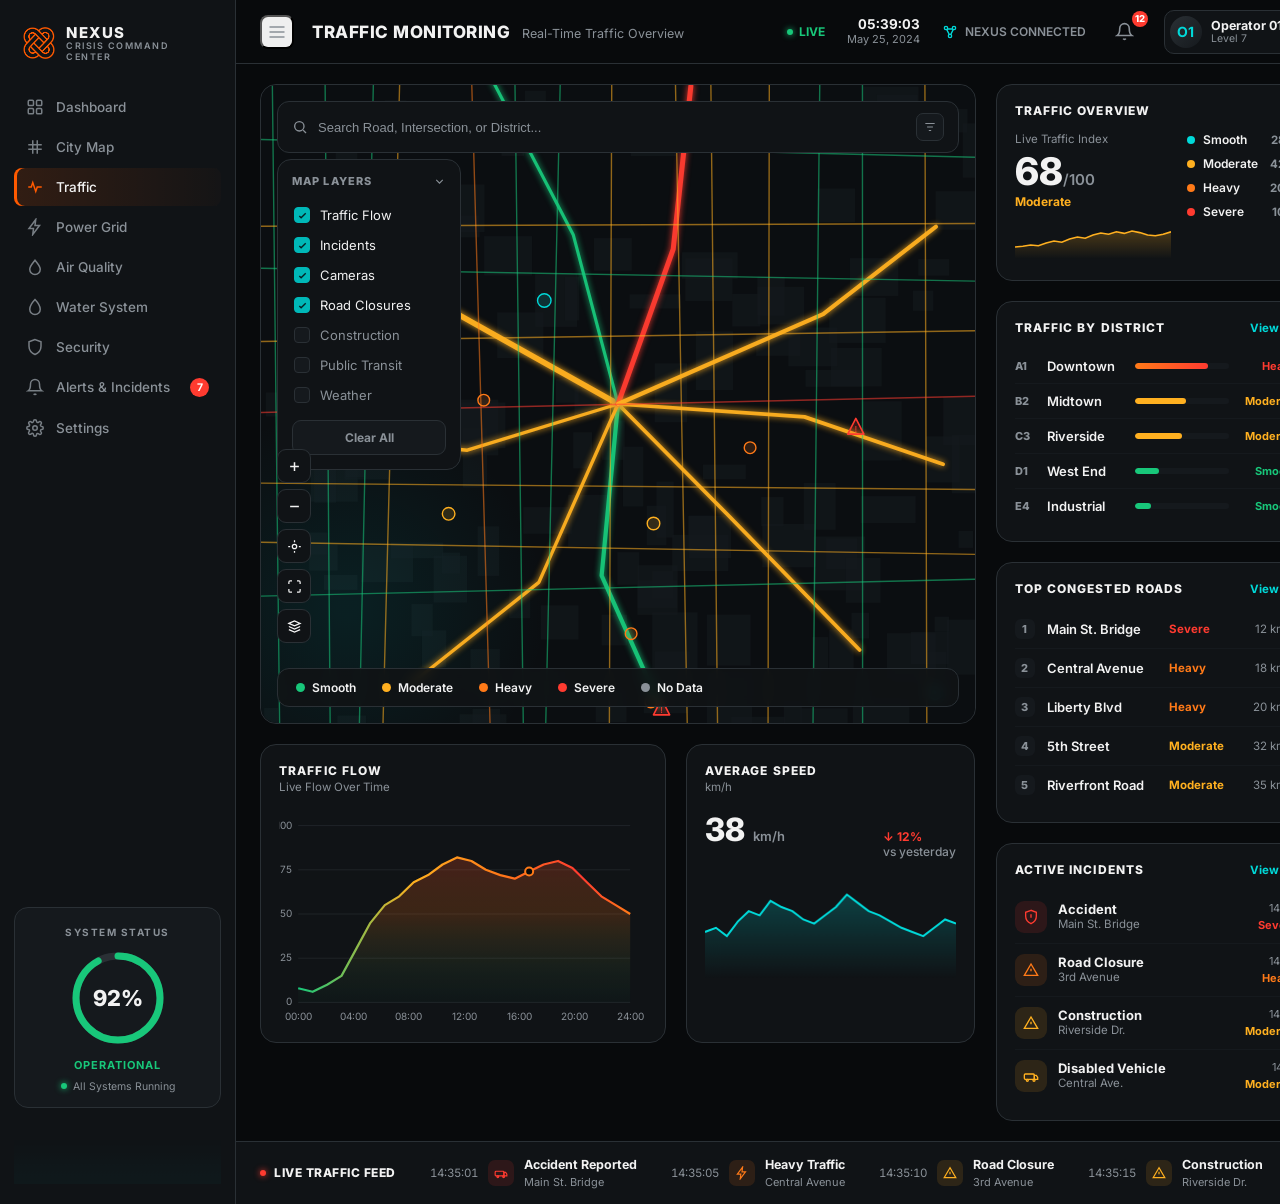
<file: traffic.html>
<!DOCTYPE html>
<html lang="en" dir="ltr">
<head>
<meta charset="UTF-8">
<meta name="viewport" content="width=device-width, initial-scale=1.0">
<title>Nexus — Traffic Monitoring</title>
<link rel="icon" type="image/png" href="assets/favicon.png">
<link rel="preconnect" href="https://fonts.googleapis.com">
<link rel="preconnect" href="https://fonts.gstatic.com" crossorigin>
<link href="https://fonts.googleapis.com/css2?family=Inter:wght@400;500;600;700;800&family=JetBrains+Mono:wght@400;500;600;700&display=swap" rel="stylesheet">
<style>
  :root{
    --bg-0:#080A0C;
    --bg-1:#101316;
    --bg-2:#15191D;
    --line:#2A3035;
    --text:#F2F2F2;
    --muted:#8A9198;
    --orange-strong:#FF5A00;
    --orange:#FF7A18;
    --amber:#FFB020;
    --cyan:#00D9D9;
    --cyan-2:#00B8B8;
    --green:#18C77A;
    --red:#FF3B30;
  }

  *{box-sizing:border-box; margin:0; padding:0;}
  html,body{
    background:var(--bg-0);
    color:var(--text);
    font-family:'Inter','Segoe UI',system-ui,-apple-system,sans-serif;
    font-size:14px;
    -webkit-font-smoothing:antialiased;
  }

  ::-webkit-scrollbar{width:8px; height:8px;}
  ::-webkit-scrollbar-track{background:var(--bg-1);}
  ::-webkit-scrollbar-thumb{background:var(--line); border-radius:4px;}

  a{color:inherit; text-decoration:none;}
  button{font-family:inherit; cursor:pointer;}

  .app{
    display:grid;
    grid-template-columns:236px 1fr;
    min-height:100vh;
    min-width:1180px;
  }

  /* ============ SIDEBAR ============ */
  .sidebar{
    background:var(--bg-1);
    border-right:1px solid var(--line);
    display:flex;
    flex-direction:column;
    padding:20px 14px;
    position:relative;
  }
  .brand{
    display:flex;
    align-items:center;
    gap:10px;
    padding:4px 8px 22px 8px;
  }
  .brand-mark{
    width:34px; height:34px;
    display:flex; align-items:center; justify-content:center;
    color:var(--cyan);
    flex-shrink:0;
  }
  .brand-text{display:flex; flex-direction:column; line-height:1.15;}
  .brand-title{font-weight:800; letter-spacing:1.5px; font-size:15px; color:var(--text);}
  .brand-sub{font-size:9px; letter-spacing:1.5px; color:var(--muted); font-weight:600;}

  .nav{display:flex; flex-direction:column; gap:2px; margin-top:4px;}
  .nav-item{
    display:flex;
    align-items:center;
    gap:12px;
    padding:10px 12px;
    border-radius:8px;
    color:var(--muted);
    font-size:13.5px;
    font-weight:500;
    position:relative;
    transition:background .15s, color .15s;
  }
  .nav-item svg{width:18px; height:18px; flex-shrink:0; opacity:.85;}
  .nav-item:hover{background:var(--bg-2); color:var(--text);}
  .nav-item.unbuilt{opacity:.38; cursor:default;}
  .nav-item.unbuilt:hover{background:none; color:var(--muted);}
  .nav-item.active{
    background:linear-gradient(90deg, rgba(255,90,0,.14), rgba(255,90,0,.02));
    color:var(--text);
    box-shadow:inset 3px 0 0 var(--orange-strong);
  }
  .nav-item.active svg{opacity:1; color:var(--orange-strong);}
  .nav-badge{
    margin-left:auto;
    background:var(--red);
    color:#fff;
    font-size:10.5px;
    font-weight:700;
    border-radius:999px;
    min-width:19px;
    height:19px;
    display:flex; align-items:center; justify-content:center;
    padding:0 5px;
  }

  .sidebar-bottom{margin-top:auto; padding-top:18px;}
  .status-card{
    background:var(--bg-2);
    border:1px solid var(--line);
    border-radius:14px;
    padding:18px 14px 14px;
    text-align:center;
  }
  .status-label{
    font-size:10px; letter-spacing:1.5px; color:var(--muted); font-weight:700; margin-bottom:12px;
  }
  .status-ring{
    width:96px; height:96px;
    margin:0 auto 12px;
    position:relative;
  }
  .status-ring svg{transform:rotate(-90deg);}
  .status-pct{
    position:absolute; inset:0;
    display:flex; align-items:center; justify-content:center;
    font-size:22px; font-weight:800; color:var(--text);
  }
  .status-op{
    font-size:11px; font-weight:700; letter-spacing:1px; color:var(--green); margin-bottom:8px;
  }
  .status-note{
    font-size:10.5px; color:var(--muted);
    display:flex; align-items:center; justify-content:center; gap:6px;
  }
  .dot-live{
    width:6px; height:6px; border-radius:50%; background:var(--green);
    box-shadow:0 0 6px var(--green);
  }
  .skyline{
    margin-top:16px;
    height:60px;
    background:linear-gradient(180deg, transparent 0%, rgba(0,217,217,.06) 100%);
    opacity:.5;
    -webkit-mask-image:linear-gradient(180deg, transparent, black 70%);
    mask-image:linear-gradient(180deg, transparent, black 70%);
  }

  /* ============ MAIN ============ */
  .main{display:flex; flex-direction:column; min-height:100vh;}

  .topbar{
    height:64px;
    border-bottom:1px solid var(--line);
    display:flex;
    align-items:center;
    gap:18px;
    padding:0 24px;
    background:var(--bg-0);
    flex-shrink:0;
  }
  .icon-btn{
    width:34px; height:34px;
    display:flex; align-items:center; justify-content:center;
    color:var(--muted);
    border-radius:8px;
  }
  .icon-btn:hover{background:var(--bg-2); color:var(--text);}
  .page-title-group{display:flex; align-items:baseline; gap:12px;}
  .page-title{font-size:17px; font-weight:800; letter-spacing:.5px;}
  .page-sub{font-size:12.5px; color:var(--muted);}

  .topbar-right{margin-left:auto; display:flex; align-items:center; gap:22px;}
  .live-pill{
    display:flex; align-items:center; gap:6px;
    font-size:12px; font-weight:700; color:var(--green);
  }
  .clock-block{text-align:right; line-height:1.25;}
  .clock-time{font-size:13.5px; font-weight:700; color:var(--text); font-variant-numeric:tabular-nums;}
  .clock-date{font-size:11px; color:var(--muted);}
  .nexus-connected{
    display:flex; align-items:center; gap:7px;
    font-size:12px; color:var(--muted); font-weight:600;
  }
  .nexus-connected svg{color:var(--cyan);}
  .bell-wrap{position:relative;}
  .bell-badge{
    position:absolute; top:-4px; right:-6px;
    background:var(--red); color:#fff;
    font-size:9.5px; font-weight:800;
    min-width:16px; height:16px; border-radius:999px;
    display:flex; align-items:center; justify-content:center;
  }
  .op-card{
    display:flex; align-items:center; gap:9px;
    padding:5px 10px 5px 5px;
    border-radius:10px;
    border:1px solid var(--line);
    background:var(--bg-1);
  }
  .op-avatar{
    width:32px; height:32px; border-radius:50%;
    background:linear-gradient(135deg,#2A3035,#15191D);
    display:flex; align-items:center; justify-content:center;
    font-size:14px; color:var(--cyan); font-weight:700;
    overflow:hidden;
  }
  .op-meta{line-height:1.2;}
  .op-name{font-size:12.5px; font-weight:700;}
  .op-level{font-size:10.5px; color:var(--muted);}

  /* ============ CONTENT GRID ============ */
  .content{
    padding:20px 24px;
    display:grid;
    grid-template-columns:1fr 320px;
    gap:20px;
    flex:1;
  }

  .col-main{display:flex; flex-direction:column; gap:20px; min-width:0;}
  .col-side{display:flex; flex-direction:column; gap:20px; min-width:0;}

  .panel{
    background:var(--bg-1);
    border:1px solid var(--line);
    border-radius:16px;
    padding:18px;
  }
  .panel-head{
    display:flex; align-items:center; justify-content:between;
    margin-bottom:14px;
  }
  .panel-title{
    font-size:12px; font-weight:800; letter-spacing:1.1px; color:var(--text);
  }
  .panel-link{
    margin-left:auto; font-size:11.5px; color:var(--cyan); font-weight:700;
  }
  .panel-link:hover{text-decoration:underline;}

  /* search */
  .search-row{
    display:flex; align-items:center; gap:10px;
    background:var(--bg-1);
    border:1px solid var(--line);
    border-radius:12px;
    padding:11px 14px;
    color:var(--muted);
  }
  .search-row svg{flex-shrink:0;}
  .search-row input{
    background:none; border:none; outline:none; color:var(--text);
    font-size:13px; width:100%;
  }
  .search-row input::placeholder{color:var(--muted);}
  .filter-btn{
    margin-left:auto; flex-shrink:0;
    width:28px; height:28px; border-radius:7px;
    display:flex; align-items:center; justify-content:center;
    background:var(--bg-2); border:1px solid var(--line); color:var(--muted);
  }

  /* map layers */
  .layers-head{
    display:flex; align-items:center; gap:8px;
    font-size:11px; font-weight:800; letter-spacing:1.1px; color:var(--muted);
    margin-bottom:12px;
    cursor:pointer;
  }
  .layers-head svg{margin-left:auto;}
  .layer-item{
    display:flex; align-items:center; gap:10px;
    padding:7px 2px;
    font-size:13px; color:var(--text);
    cursor:pointer;
    user-select:none;
  }
  .chk{
    width:16px; height:16px; border-radius:4px;
    border:1.5px solid var(--line);
    display:flex; align-items:center; justify-content:center;
    flex-shrink:0;
    background:var(--bg-2);
  }
  .chk.on{background:var(--cyan-2); border-color:var(--cyan-2);}
  .chk.on svg{width:11px; height:11px; color:#062024;}
  .layer-item:focus-visible{ outline:2px solid var(--teal, #00D9D9); outline-offset:2px; border-radius:6px; }
  .layer-item.dim{color:var(--muted);}
  .clear-all{
    width:100%;
    margin-top:10px;
    padding:9px;
    background:var(--bg-2);
    border:1px solid var(--line);
    border-radius:9px;
    color:var(--muted);
    font-size:12px; font-weight:700;
  }
  .clear-all:hover{color:var(--text); border-color:var(--muted);}

  /* map panel */
  .map-panel{
    padding:0;
    overflow:hidden;
    position:relative;
    min-height:640px;
    display:flex;
    background:#0B0E11;
  }
  .map-search-wrap{position:absolute; top:16px; left:16px; right:16px; z-index:5;}
  .map-layers-wrap{
    position:absolute; top:74px; left:16px; z-index:5;
    width:184px;
    background:var(--bg-1);
    border:1px solid var(--line);
    border-radius:14px;
    padding:14px;
  }
  .map-canvas-holder{
    position:absolute; inset:0;
    border-radius:16px;
    overflow:hidden;
  }
  .zoom-controls{
    position:absolute; bottom:80px; left:16px; z-index:5;
    display:flex; flex-direction:column; gap:6px;
  }
  .zoom-btn{
    width:34px; height:34px;
    background:var(--bg-1);
    border:1px solid var(--line);
    border-radius:9px;
    display:flex; align-items:center; justify-content:center;
    color:var(--text);
  }
  .zoom-btn:hover{background:var(--bg-2);}
  .map-legend{
    position:absolute; bottom:16px; left:16px; right:16px; z-index:5;
    background:rgba(16,19,22,.9);
    backdrop-filter:blur(6px);
    border:1px solid var(--line);
    border-radius:12px;
    padding:11px 18px;
    display:flex; align-items:center; gap:26px;
    font-size:12px; font-weight:600; color:var(--text);
  }
  .legend-dot{width:9px; height:9px; border-radius:50%; display:inline-block; margin-right:7px;}

  /* traffic overview */
  .flow-index-row{display:flex; align-items:flex-start; gap:16px;}
  .flow-index-left{flex:1;}
  .flow-index-label{font-size:11.5px; color:var(--muted); margin-bottom:6px;}
  .flow-index-value{font-size:38px; font-weight:800; line-height:1;}
  .flow-index-value span{font-size:15px; font-weight:600; color:var(--muted);}
  .flow-index-status{font-size:12px; color:var(--amber); font-weight:700; margin-top:4px;}
  .mini-sparkline{margin-top:10px; width:100%; height:40px;}

  .legend-list{display:flex; flex-direction:column; gap:9px; min-width:110px;}
  .legend-row{display:flex; align-items:center; gap:8px; font-size:12px;}
  .legend-row .dot{width:8px; height:8px; border-radius:50%; flex-shrink:0;}
  .legend-row .lbl{color:var(--text); font-weight:600;}
  .legend-row .val{margin-left:auto; color:var(--muted); font-weight:700; font-size:11.5px;}

  /* district bars */
  .district-row{
    display:flex; align-items:center; gap:12px;
    padding:9px 0;
    border-bottom:1px solid var(--bg-2);
  }
  .district-row:last-child{border-bottom:none;}
  .district-code{
    font-size:11px; font-weight:800; color:var(--muted);
    width:20px;
  }
  .district-name{font-size:13px; font-weight:600; width:76px; flex-shrink:0;}
  .district-bar-track{
    flex:1; height:6px; border-radius:4px; background:var(--bg-2); overflow:hidden;
  }
  .district-bar-fill{height:100%; border-radius:4px;}
  .district-val{font-size:11px; font-weight:700; width:56px; text-align:right;}

  /* congested roads */
  .road-row{
    display:flex; align-items:center; gap:12px;
    padding:9px 0;
    border-bottom:1px solid var(--bg-2);
  }
  .road-row:last-child{border-bottom:none;}
  .road-rank{
    width:20px; height:20px; border-radius:6px;
    background:var(--bg-2);
    display:flex; align-items:center; justify-content:center;
    font-size:11px; font-weight:800; color:var(--muted);
    flex-shrink:0;
  }
  .road-name{font-size:13px; font-weight:600; flex:1;}
  .road-status{font-size:11.5px; font-weight:700; width:64px;}
  .road-speed{font-size:11.5px; color:var(--muted); width:52px; text-align:right;}

  /* bottom row charts */
  .bottom-row{display:grid; grid-template-columns:1.4fr 1fr; gap:20px; align-items:stretch;}
  .chart-panel{display:flex; flex-direction:column;}
  .chart-panel-title{font-size:12px; font-weight:800; letter-spacing:1.1px; margin-bottom:2px;}
  .chart-panel-sub{font-size:11.5px; color:var(--muted); margin-bottom:10px;}
  .big-metric{display:flex; align-items:baseline; gap:8px; margin:6px 0 10px;}
  .big-metric-value{font-size:32px; font-weight:800;}
  .big-metric-unit{font-size:13px; color:var(--muted); font-weight:600;}
  .big-metric-delta{font-size:12px; font-weight:700; color:var(--red); margin-left:auto;}
  .chart-box{position:relative; width:100%;}
  .chart-box canvas{position:absolute; top:0; left:0; width:100%; height:100%; display:block;}
  .chart-box.flow-box{height:220px;}
  .chart-box.speed-box{height:110px;}

  /* incidents */
  .incident-row{
    display:flex; align-items:flex-start; gap:11px;
    padding:10px 0;
    border-bottom:1px solid var(--bg-2);
  }
  .incident-row:last-child{border-bottom:none;}
  .incident-icon{
    width:32px; height:32px; border-radius:9px;
    display:flex; align-items:center; justify-content:center;
    flex-shrink:0;
  }
  .incident-body{flex:1; min-width:0;}
  .incident-title{font-size:13px; font-weight:700;}
  .incident-loc{font-size:11.5px; color:var(--muted);}
  .incident-meta{text-align:right; flex-shrink:0;}
  .incident-time{font-size:11px; color:var(--muted); display:block;}
  .incident-sev{font-size:11px; font-weight:700; display:block; margin-top:3px;}

  /* live feed */
  .live-feed{
    border-top:1px solid var(--line);
    background:var(--bg-1);
    padding:14px 24px;
    display:flex;
    align-items:center;
    gap:34px;
    overflow-x:auto;
    flex-shrink:0;
  }
  .live-feed-label{
    display:flex; align-items:center; gap:8px;
    font-size:12px; font-weight:800; letter-spacing:.5px;
    color:var(--text);
    flex-shrink:0;
  }
  .feed-item{
    display:flex; align-items:center; gap:10px; flex-shrink:0;
  }
  .feed-time{font-size:11.5px; color:var(--muted); font-variant-numeric:tabular-nums;}
  .feed-icon{
    width:26px; height:26px; border-radius:7px;
    display:flex; align-items:center; justify-content:center;
    flex-shrink:0;
  }
  .feed-text{line-height:1.2;}
  .feed-title{font-size:12.5px; font-weight:700;}
  .feed-loc{font-size:11px; color:var(--muted);}
  .feed-view-all{
    margin-left:auto; flex-shrink:0;
    font-size:12px; font-weight:700; color:var(--cyan);
    display:flex; align-items:center; gap:5px;
  }

  svg{display:block;}

  .nexus-mark{width:34px;height:34px;object-fit:contain;display:block;flex-shrink:0;}
  .brand-mark,.logo-mark{border:none!important;background:none!important;clip-path:none!important;box-shadow:none!important;width:34px;height:34px;}
</style>
</head>
<body>

<div class="app">

  <!-- ============ SIDEBAR ============ -->
  <aside class="sidebar">
    <div class="brand">
      <div class="brand-mark"><img class="nexus-mark" src="assets/nexus-mark.png" alt="NEXUS"></div>
      <div class="brand-text">
        <span class="brand-title">NEXUS</span>
        <span class="brand-sub">CRISIS COMMAND CENTER</span>
      </div>
    </div>

    <nav class="nav">
      <a class="nav-item" href="dashboard.html"><svg viewBox="0 0 24 24" fill="none" stroke="currentColor" stroke-width="2"><rect x="3" y="3" width="7" height="7" rx="1.5"/><rect x="14" y="3" width="7" height="7" rx="1.5"/><rect x="3" y="14" width="7" height="7" rx="1.5"/><rect x="14" y="14" width="7" height="7" rx="1.5"/></svg>Dashboard</a>
      <a class="nav-item" href="city-map.html"><svg viewBox="0 0 24 24" fill="none" stroke="currentColor" stroke-width="2"><path d="M9 3v18M15 3v18M3 9h18M3 15h18"/></svg>City Map</a>
      <a class="nav-item active" href="traffic.html"><svg viewBox="0 0 24 24" fill="none" stroke="currentColor" stroke-width="2"><path d="M3 12h4l2-6 4 12 2-6h6"/></svg>Traffic</a>
      <a class="nav-item" href="power-grid.html"><svg viewBox="0 0 24 24" fill="none" stroke="currentColor" stroke-width="2"><path d="M13 2 L4 14h6l-1 8 9-12h-6z"/></svg>Power Grid</a>
      <a class="nav-item" href="air-quality.html"><svg viewBox="0 0 24 24" fill="none" stroke="currentColor" stroke-width="2"><path d="M12 3c-3 4-7 8-7 12a7 7 0 0 0 14 0c0-4-4-8-7-12z"/></svg>Air Quality</a>
      <a href="water-system.html" class="nav-item"><svg viewBox="0 0 24 24" fill="none" stroke="currentColor" stroke-width="2"><path d="M12 2s7 7.5 7 13a7 7 0 0 1-14 0c0-5.5 7-13 7-13z"/></svg>Water System</a>
      <a class="nav-item" href="security.html"><svg viewBox="0 0 24 24" fill="none" stroke="currentColor" stroke-width="2"><path d="M12 2 4 5v6c0 5 3.5 9 8 11 4.5-2 8-6 8-11V5z"/></svg>Security</a>
      <a class="nav-item" href="alerts.html"><svg viewBox="0 0 24 24" fill="none" stroke="currentColor" stroke-width="2"><path d="M18 8a6 6 0 1 0-12 0c0 7-3 9-3 9h18s-3-2-3-9"/><path d="M13.7 21a2 2 0 0 1-3.4 0"/></svg>Alerts &amp; Incidents<span class="nav-badge">7</span></a>
      <a class="nav-item" href="settings.html"><svg viewBox="0 0 24 24" fill="none" stroke="currentColor" stroke-width="2"><circle cx="12" cy="12" r="3"/><path d="M19.4 15a1.7 1.7 0 0 0 .3 1.9l.1.1a2 2 0 1 1-2.8 2.8l-.1-.1a1.7 1.7 0 0 0-1.9-.3 1.7 1.7 0 0 0-1 1.5V21a2 2 0 1 1-4 0v-.1a1.7 1.7 0 0 0-1-1.6 1.7 1.7 0 0 0-1.9.3l-.1.1a2 2 0 1 1-2.8-2.8l.1-.1a1.7 1.7 0 0 0 .3-1.9 1.7 1.7 0 0 0-1.5-1H3a2 2 0 1 1 0-4h.1a1.7 1.7 0 0 0 1.6-1 1.7 1.7 0 0 0-.3-1.9l-.1-.1a2 2 0 1 1 2.8-2.8l.1.1a1.7 1.7 0 0 0 1.9.3H9a1.7 1.7 0 0 0 1-1.5V3a2 2 0 1 1 4 0v.1a1.7 1.7 0 0 0 1 1.5 1.7 1.7 0 0 0 1.9-.3l.1-.1a2 2 0 1 1 2.8 2.8l-.1.1a1.7 1.7 0 0 0-.3 1.9V9a1.7 1.7 0 0 0 1.5 1H21a2 2 0 1 1 0 4h-.1a1.7 1.7 0 0 0-1.5 1z"/></svg>Settings</a>
    </nav>

    <div class="sidebar-bottom">
      <div class="status-card">
        <div class="status-label">SYSTEM STATUS</div>
        <div class="status-ring">
          <svg width="96" height="96" viewBox="0 0 96 96">
            <circle cx="48" cy="48" r="42" fill="none" stroke="#2A3035" stroke-width="7"/>
            <circle cx="48" cy="48" r="42" fill="none" stroke="#18C77A" stroke-width="7"
              stroke-linecap="round" stroke-dasharray="263.9" stroke-dashoffset="21.1"/>
          </svg>
          <div class="status-pct">92%</div>
        </div>
        <div class="status-op">OPERATIONAL</div>
        <div class="status-note"><span class="dot-live"></span>All Systems Running</div>
      </div>
      <div class="skyline"></div>
    </div>
  </aside>

  <!-- ============ MAIN ============ -->
  <div class="main">

    <header class="topbar">
      <button class="icon-btn"><svg width="20" height="20" viewBox="0 0 24 24" fill="none" stroke="currentColor" stroke-width="2"><path d="M3 6h18M3 12h18M3 18h18"/></svg></button>
      <div class="page-title-group">
        <span class="page-title">TRAFFIC MONITORING</span>
        <span class="page-sub">Real-Time Traffic Overview</span>
      </div>

      <div class="topbar-right">
        <div class="live-pill"><span class="dot-live"></span>LIVE</div>
        <div class="clock-block">
          <div class="clock-time" id="clockTime">14:35:42</div>
          <div class="clock-date">May 25, 2024</div>
        </div>
        <div class="nexus-connected">
          <svg width="16" height="16" viewBox="0 0 24 24" fill="none" stroke="currentColor" stroke-width="2"><circle cx="6" cy="6" r="2.5"/><circle cx="18" cy="6" r="2.5"/><circle cx="12" cy="18" r="2.5"/><path d="M8 7.5 16 7.5M7 8l4 8M17 8l-4 8"/></svg>
          NEXUS CONNECTED
        </div>
        <div class="bell-wrap icon-btn">
          <svg width="19" height="19" viewBox="0 0 24 24" fill="none" stroke="currentColor" stroke-width="2"><path d="M18 8a6 6 0 1 0-12 0c0 7-3 9-3 9h18s-3-2-3-9"/><path d="M13.7 21a2 2 0 0 1-3.4 0"/></svg>
          <span class="bell-badge">12</span>
        </div>
        <div class="op-card">
          <div class="op-avatar">O1</div>
          <div class="op-meta">
            <div class="op-name">Operator 01</div>
            <div class="op-level">Level 7</div>
          </div>
          <svg width="14" height="14" viewBox="0 0 24 24" fill="none" stroke="#8A9198" stroke-width="2"><path d="M6 9l6 6 6-6"/></svg>
        </div>
      </div>
    </header>

    <div class="content">

      <!-- ============ MAIN COLUMN ============ -->
      <div class="col-main">

        <!-- MAP PANEL -->
        <div class="panel map-panel">
          <div class="map-canvas-holder">
            <canvas id="mapCanvas"></canvas>
          </div>

          <div class="map-search-wrap">
            <div class="search-row" style="background:var(--bg-1);">
              <svg width="16" height="16" viewBox="0 0 24 24" fill="none" stroke="currentColor" stroke-width="2"><circle cx="11" cy="11" r="7"/><path d="M21 21l-4.3-4.3"/></svg>
              <input type="text" placeholder="Search Road, Intersection, or District...">
              <div class="filter-btn"><svg width="14" height="14" viewBox="0 0 24 24" fill="none" stroke="currentColor" stroke-width="2"><path d="M4 6h16M7 12h10M10 18h4"/></svg></div>
            </div>
          </div>

          <div class="map-layers-wrap">
            <div class="layers-head">MAP LAYERS
              <svg width="13" height="13" viewBox="0 0 24 24" fill="none" stroke="currentColor" stroke-width="2"><path d="M6 9l6 6 6-6"/></svg>
            </div>
            <div class="layer-item" data-on="1" role="checkbox" tabindex="0" aria-checked="true"><span class="chk on"><svg viewBox="0 0 24 24" fill="none" stroke="currentColor" stroke-width="3"><path d="M5 13l4 4L19 7"/></svg></span>Traffic Flow</div>
            <div class="layer-item" data-on="1" role="checkbox" tabindex="0" aria-checked="true"><span class="chk on"><svg viewBox="0 0 24 24" fill="none" stroke="currentColor" stroke-width="3"><path d="M5 13l4 4L19 7"/></svg></span>Incidents</div>
            <div class="layer-item" data-on="1" role="checkbox" tabindex="0" aria-checked="true"><span class="chk on"><svg viewBox="0 0 24 24" fill="none" stroke="currentColor" stroke-width="3"><path d="M5 13l4 4L19 7"/></svg></span>Cameras</div>
            <div class="layer-item" data-on="1" role="checkbox" tabindex="0" aria-checked="true"><span class="chk on"><svg viewBox="0 0 24 24" fill="none" stroke="currentColor" stroke-width="3"><path d="M5 13l4 4L19 7"/></svg></span>Road Closures</div>
            <div class="layer-item dim" data-on="0" role="checkbox" tabindex="0" aria-checked="false"><span class="chk"></span>Construction</div>
            <div class="layer-item dim" data-on="0" role="checkbox" tabindex="0" aria-checked="false"><span class="chk"></span>Public Transit</div>
            <div class="layer-item dim" data-on="0" role="checkbox" tabindex="0" aria-checked="false"><span class="chk"></span>Weather</div>
            <button class="clear-all">Clear All</button>
          </div>

          <div class="zoom-controls">
            <button class="zoom-btn"><svg width="15" height="15" viewBox="0 0 24 24" fill="none" stroke="currentColor" stroke-width="2.4"><path d="M12 5v14M5 12h14"/></svg></button>
            <button class="zoom-btn"><svg width="15" height="15" viewBox="0 0 24 24" fill="none" stroke="currentColor" stroke-width="2.4"><path d="M5 12h14"/></svg></button>
            <button class="zoom-btn"><svg width="15" height="15" viewBox="0 0 24 24" fill="none" stroke="currentColor" stroke-width="2"><circle cx="12" cy="12" r="3.5"/><path d="M12 2v3M12 19v3M2 12h3M19 12h3"/></svg></button>
            <button class="zoom-btn"><svg width="15" height="15" viewBox="0 0 24 24" fill="none" stroke="currentColor" stroke-width="2"><path d="M8 3H5a2 2 0 0 0-2 2v3M16 3h3a2 2 0 0 1 2 2v3M8 21H5a2 2 0 0 1-2-2v-3M16 21h3a2 2 0 0 0 2-2v-3"/></svg></button>
            <button class="zoom-btn"><svg width="15" height="15" viewBox="0 0 24 24" fill="none" stroke="currentColor" stroke-width="2"><path d="M3 7l9-4 9 4-9 4-9-4zM3 12l9 4 9-4M3 17l9 4 9-4"/></svg></button>
          </div>

          <div class="map-legend">
            <span><span class="legend-dot" style="background:#18C77A;"></span>Smooth</span>
            <span><span class="legend-dot" style="background:#FFB020;"></span>Moderate</span>
            <span><span class="legend-dot" style="background:#FF7A18;"></span>Heavy</span>
            <span><span class="legend-dot" style="background:#FF3B30;"></span>Severe</span>
            <span><span class="legend-dot" style="background:#8A9198;"></span>No Data</span>
          </div>
        </div>

        <!-- BOTTOM ROW -->
        <div class="bottom-row">
          <div class="panel chart-panel">
            <div class="chart-panel-title">TRAFFIC FLOW</div>
            <div class="chart-panel-sub">Live Flow Over Time</div>
            <div class="chart-box flow-box"><canvas id="flowChart"></canvas></div>
          </div>
          <div class="panel chart-panel">
            <div class="chart-panel-title">AVERAGE SPEED</div>
            <div class="chart-panel-sub">km/h</div>
            <div class="big-metric">
              <span class="big-metric-value">38</span>
              <span class="big-metric-unit">km/h</span>
              <span class="big-metric-delta">↓ 12%<br><span style="font-weight:500;color:var(--muted);">vs yesterday</span></span>
            </div>
            <div class="chart-box speed-box"><canvas id="speedChart"></canvas></div>
          </div>
        </div>

      </div>

      <!-- ============ SIDE COLUMN ============ -->
      <div class="col-side">

        <!-- TRAFFIC OVERVIEW -->
        <div class="panel">
          <div class="panel-head"><span class="panel-title">TRAFFIC OVERVIEW</span></div>
          <div class="flow-index-row">
            <div class="flow-index-left">
              <div class="flow-index-label">Live Traffic Index</div>
              <div class="flow-index-value">68<span>/100</span></div>
              <div class="flow-index-status">Moderate</div>
              <canvas class="mini-sparkline" id="sparkline"></canvas>
            </div>
            <div class="legend-list">
              <div class="legend-row"><span class="dot" style="background:#00D9D9;"></span><span class="lbl">Smooth</span><span class="val">28%</span></div>
              <div class="legend-row"><span class="dot" style="background:#FFB020;"></span><span class="lbl">Moderate</span><span class="val">42%</span></div>
              <div class="legend-row"><span class="dot" style="background:#FF7A18;"></span><span class="lbl">Heavy</span><span class="val">20%</span></div>
              <div class="legend-row"><span class="dot" style="background:#FF3B30;"></span><span class="lbl">Severe</span><span class="val">10%</span></div>
            </div>
          </div>
        </div>

        <!-- TRAFFIC BY DISTRICT -->
        <div class="panel">
          <div class="panel-head"><span class="panel-title">TRAFFIC BY DISTRICT</span><a class="panel-link" href="#">View All</a></div>
          <div class="district-list">
            <div class="district-row">
              <span class="district-code">A1</span><span class="district-name">Downtown</span>
              <div class="district-bar-track"><div class="district-bar-fill" style="width:78%; background:linear-gradient(90deg,#FF7A18,#FF3B30);"></div></div>
              <span class="district-val" style="color:#FF3B30;">Heavy</span>
            </div>
            <div class="district-row">
              <span class="district-code">B2</span><span class="district-name">Midtown</span>
              <div class="district-bar-track"><div class="district-bar-fill" style="width:55%; background:#FFB020;"></div></div>
              <span class="district-val" style="color:#FFB020;">Moderate</span>
            </div>
            <div class="district-row">
              <span class="district-code">C3</span><span class="district-name">Riverside</span>
              <div class="district-bar-track"><div class="district-bar-fill" style="width:50%; background:#FFB020;"></div></div>
              <span class="district-val" style="color:#FFB020;">Moderate</span>
            </div>
            <div class="district-row">
              <span class="district-code">D1</span><span class="district-name">West End</span>
              <div class="district-bar-track"><div class="district-bar-fill" style="width:26%; background:#18C77A;"></div></div>
              <span class="district-val" style="color:#18C77A;">Smooth</span>
            </div>
            <div class="district-row">
              <span class="district-code">E4</span><span class="district-name">Industrial</span>
              <div class="district-bar-track"><div class="district-bar-fill" style="width:18%; background:#18C77A;"></div></div>
              <span class="district-val" style="color:#18C77A;">Smooth</span>
            </div>
          </div>
        </div>

        <!-- TOP CONGESTED ROADS -->
        <div class="panel">
          <div class="panel-head"><span class="panel-title">TOP CONGESTED ROADS</span><a class="panel-link" href="#">View All</a></div>
          <div class="road-list">
            <div class="road-row"><span class="road-rank">1</span><span class="road-name">Main St. Bridge</span><span class="road-status" style="color:#FF3B30;">Severe</span><span class="road-speed">12 km/h</span></div>
            <div class="road-row"><span class="road-rank">2</span><span class="road-name">Central Avenue</span><span class="road-status" style="color:#FF7A18;">Heavy</span><span class="road-speed">18 km/h</span></div>
            <div class="road-row"><span class="road-rank">3</span><span class="road-name">Liberty Blvd</span><span class="road-status" style="color:#FF7A18;">Heavy</span><span class="road-speed">20 km/h</span></div>
            <div class="road-row"><span class="road-rank">4</span><span class="road-name">5th Street</span><span class="road-status" style="color:#FFB020;">Moderate</span><span class="road-speed">32 km/h</span></div>
            <div class="road-row"><span class="road-rank">5</span><span class="road-name">Riverfront Road</span><span class="road-status" style="color:#FFB020;">Moderate</span><span class="road-speed">35 km/h</span></div>
          </div>
        </div>

        <!-- ACTIVE INCIDENTS -->
        <div class="panel">
          <div class="panel-head"><span class="panel-title">ACTIVE INCIDENTS</span><a class="panel-link" href="alerts.html">View All</a></div>
          <div class="incident-list">
            <div class="incident-row">
              <span class="incident-icon" style="background:rgba(255,59,48,.12); color:#FF3B30;">
                <svg width="16" height="16" viewBox="0 0 24 24" fill="none" stroke="currentColor" stroke-width="2"><path d="M12 2 4 5v6c0 5 3.5 9 8 11 4.5-2 8-6 8-11V5z"/><path d="M12 8v5M12 16h.01"/></svg>
              </span>
              <div class="incident-body"><div class="incident-title">Accident</div><div class="incident-loc">Main St. Bridge</div></div>
              <div class="incident-meta"><span class="incident-time">14:32</span><span class="incident-sev" style="color:#FF3B30;">Severe</span></div>
            </div>
            <div class="incident-row">
              <span class="incident-icon" style="background:rgba(255,122,24,.12); color:#FF7A18;">
                <svg width="16" height="16" viewBox="0 0 24 24" fill="none" stroke="currentColor" stroke-width="2"><path d="M12 3 2 20h20z"/><path d="M12 10v4M12 17h.01"/></svg>
              </span>
              <div class="incident-body"><div class="incident-title">Road Closure</div><div class="incident-loc">3rd Avenue</div></div>
              <div class="incident-meta"><span class="incident-time">14:25</span><span class="incident-sev" style="color:#FF7A18;">Heavy</span></div>
            </div>
            <div class="incident-row">
              <span class="incident-icon" style="background:rgba(255,176,32,.12); color:#FFB020;">
                <svg width="16" height="16" viewBox="0 0 24 24" fill="none" stroke="currentColor" stroke-width="2"><path d="M12 3 2 20h20z"/><path d="M12 10v4M12 17h.01"/></svg>
              </span>
              <div class="incident-body"><div class="incident-title">Construction</div><div class="incident-loc">Riverside Dr.</div></div>
              <div class="incident-meta"><span class="incident-time">14:20</span><span class="incident-sev" style="color:#FFB020;">Moderate</span></div>
            </div>
            <div class="incident-row">
              <span class="incident-icon" style="background:rgba(255,176,32,.12); color:#FFB020;">
                <svg width="16" height="16" viewBox="0 0 24 24" fill="none" stroke="currentColor" stroke-width="2"><rect x="2" y="9" width="15" height="8" rx="1.5"/><path d="M17 11h3l2 3v3h-5z"/><circle cx="6.5" cy="18.5" r="1.5"/><circle cx="16.5" cy="18.5" r="1.5"/></svg>
              </span>
              <div class="incident-body"><div class="incident-title">Disabled Vehicle</div><div class="incident-loc">Central Ave.</div></div>
              <div class="incident-meta"><span class="incident-time">14:15</span><span class="incident-sev" style="color:#FFB020;">Moderate</span></div>
            </div>
          </div>
        </div>

      </div>
    </div>

    <!-- ============ LIVE FEED ============ -->
    <div class="live-feed">
      <div class="live-feed-label"><span class="dot-live" style="background:#FF3B30; box-shadow:0 0 6px #FF3B30;"></span>LIVE TRAFFIC FEED</div>

      <div class="feed-item">
        <span class="feed-time">14:35:01</span>
        <span class="feed-icon" style="background:rgba(255,59,48,.12); color:#FF3B30;"><svg width="14" height="14" viewBox="0 0 24 24" fill="none" stroke="currentColor" stroke-width="2"><rect x="2" y="9" width="15" height="8" rx="1.5"/><path d="M17 11h3l2 3v3h-5z"/><circle cx="6.5" cy="18.5" r="1.5"/><circle cx="16.5" cy="18.5" r="1.5"/></svg></span>
        <span class="feed-text"><span class="feed-title">Accident Reported</span><br><span class="feed-loc">Main St. Bridge</span></span>
      </div>

      <div class="feed-item">
        <span class="feed-time">14:35:05</span>
        <span class="feed-icon" style="background:rgba(255,122,24,.12); color:#FF7A18;"><svg width="14" height="14" viewBox="0 0 24 24" fill="none" stroke="currentColor" stroke-width="2"><path d="M13 2 4 14h6l-1 8 9-12h-6z"/></svg></span>
        <span class="feed-text"><span class="feed-title">Heavy Traffic</span><br><span class="feed-loc">Central Avenue</span></span>
      </div>

      <div class="feed-item">
        <span class="feed-time">14:35:10</span>
        <span class="feed-icon" style="background:rgba(255,176,32,.12); color:#FFB020;"><svg width="14" height="14" viewBox="0 0 24 24" fill="none" stroke="currentColor" stroke-width="2"><path d="M12 3 2 20h20z"/><path d="M12 10v4M12 17h.01"/></svg></span>
        <span class="feed-text"><span class="feed-title">Road Closure</span><br><span class="feed-loc">3rd Avenue</span></span>
      </div>

      <div class="feed-item">
        <span class="feed-time">14:35:15</span>
        <span class="feed-icon" style="background:rgba(255,176,32,.12); color:#FFB020;"><svg width="14" height="14" viewBox="0 0 24 24" fill="none" stroke="currentColor" stroke-width="2"><path d="M12 3 2 20h20z"/><path d="M12 10v4M12 17h.01"/></svg></span>
        <span class="feed-text"><span class="feed-title">Construction</span><br><span class="feed-loc">Riverside Dr.</span></span>
      </div>

      <div class="feed-item">
        <span class="feed-time">14:35:20</span>
        <span class="feed-icon" style="background:rgba(24,199,122,.12); color:#18C77A;"><svg width="14" height="14" viewBox="0 0 24 24" fill="none" stroke="currentColor" stroke-width="2"><path d="M3 12h4l2-6 4 12 2-6h6"/></svg></span>
        <span class="feed-text"><span class="feed-title">Traffic Normal</span><br><span class="feed-loc">West End</span></span>
      </div>

      <span class="feed-view-all">View Full Feed <svg width="12" height="12" viewBox="0 0 24 24" fill="none" stroke="currentColor" stroke-width="2.5"><path d="M9 6l6 6-6 6"/></svg></span>
    </div>

  </div>
</div>

<script>
/* ---------- clock ---------- */
function pad(n){return n.toString().padStart(2,'0');}
function tick(){
  const d = new Date();
  document.getElementById('clockTime').textContent =
    pad(d.getHours())+':'+pad(d.getMinutes())+':'+pad(d.getSeconds());
}
tick(); setInterval(tick, 1000);

/* ---------- layer checkboxes ---------- */
document.querySelectorAll('.layer-item').forEach(item=>{
  function toggle(){
    const chk = item.querySelector('.chk');
    const on = item.dataset.on === '1';
    if(on){
      chk.classList.remove('on'); chk.innerHTML='';
      item.classList.add('dim'); item.dataset.on='0';
    } else {
      chk.classList.add('on');
      chk.innerHTML='<svg viewBox="0 0 24 24" fill="none" stroke="currentColor" stroke-width="3"><path d="M5 13l4 4L19 7"/></svg>';
      item.classList.remove('dim'); item.dataset.on='1';
    }
    item.setAttribute('aria-checked', item.dataset.on === '1' ? 'true' : 'false');
  }
  item.addEventListener('click', toggle);
  // Space and Enter must work too, or the panel is mouse-only.
  item.addEventListener('keydown', e=>{
    if(e.key === ' ' || e.key === 'Enter'){ e.preventDefault(); toggle(); }
  });
});
document.querySelector('.clear-all').addEventListener('click', ()=>{
  document.querySelectorAll('.layer-item').forEach(item=>{
    const chk = item.querySelector('.chk');
    chk.classList.remove('on'); chk.innerHTML='';
    item.classList.add('dim'); item.dataset.on='0';
    item.setAttribute('aria-checked','false');
  });
});

/* ---------- MAP: procedural road network with traffic colors ---------- */
const mapCanvas = document.getElementById('mapCanvas');
const mapCtx = mapCanvas.getContext('2d');
let mapW, mapH;

function resizeMap(){
  const holder = mapCanvas.parentElement;
  mapW = mapCanvas.width = holder.clientWidth * devicePixelRatio;
  mapH = mapCanvas.height = holder.clientHeight * devicePixelRatio;
  mapCanvas.style.width = holder.clientWidth+'px';
  mapCanvas.style.height = holder.clientHeight+'px';
}

// Seeded pseudo-random for stable layout
function mulberry32(a){
  return function(){
    a |= 0; a = a + 0x6D2B79F5 | 0;
    let t = Math.imul(a ^ a >>> 15, 1 | a);
    t = t + Math.imul(t ^ t >>> 7, 61 | t) ^ t;
    return ((t ^ t >>> 14) >>> 0) / 4294967296;
  }
}
const rand = mulberry32(42);

const colors = {smooth:'#18C77A', moderate:'#FFB020', heavy:'#FF7A18', severe:'#FF3B30'};
let roads = [];
let markers = [];

function buildNetwork(){
  roads = [];
  markers = [];
  const w = mapCanvas.width, h = mapCanvas.height;
  const cx = w/2, cy = h/2;

  // radial arterial roads from center
  const numRadial = 9;
  for(let i=0;i<numRadial;i++){
    const angle = (i/numRadial) * Math.PI*2 + rand()*0.3;
    const len = (0.42 + rand()*0.18) * Math.min(w,h);
    const midJitterX = (rand()-0.5)*w*0.12;
    const midJitterY = (rand()-0.5)*h*0.12;
    const ex = cx + Math.cos(angle)*len;
    const ey = cy + Math.sin(angle)*len;
    const mx = cx + Math.cos(angle)*len*0.55 + midJitterX;
    const my = cy + Math.sin(angle)*len*0.55 + midJitterY;
    const states = ['smooth','moderate','heavy','severe'];
    const weights = [0.28,0.42,0.20,0.10];
    let rnd = rand(), acc=0, state='smooth';
    for(let s=0;s<states.length;s++){acc+=weights[s]; if(rnd<=acc){state=states[s]; break;}}
    roads.push({
      pts:[[cx,cy],[mx,my],[ex,ey]],
      state, width: 3 + rand()*2.5
    });
  }

  // grid roads (secondary streets)
  const gridLines = 14;
  for(let i=0;i<gridLines;i++){
    const x = (i/gridLines)*w + (rand()-0.5)*30;
    const jitter = rand()*40-20;
    const states = ['smooth','moderate','heavy','severe'];
    const weights = [0.45,0.35,0.13,0.07];
    let rnd = rand(), acc=0, state='smooth';
    for(let s=0;s<states.length;s++){acc+=weights[s]; if(rnd<=acc){state=states[s]; break;}}
    roads.push({pts:[[x,0],[x+jitter,h]], state, width:1.4, thin:true});
  }
  for(let i=0;i<Math.floor(gridLines*0.7);i++){
    const y = (i/(gridLines*0.7))*h + (rand()-0.5)*30;
    const jitter = rand()*40-20;
    const states = ['smooth','moderate','heavy','severe'];
    const weights = [0.45,0.35,0.13,0.07];
    let rnd = rand(), acc=0, state='smooth';
    for(let s=0;s<states.length;s++){acc+=weights[s]; if(rnd<=acc){state=states[s]; break;}}
    roads.push({pts:[[0,y],[w,y+jitter]], state, width:1.4, thin:true});
  }

  // markers on high-severity roads
  const markerTypes = ['warning','camera','closure','construction'];
  roads.filter(r=>!r.thin && (r.state==='severe'||r.state==='heavy') && rand()>0.3).forEach(r=>{
    const t = r.pts[1];
    markers.push({x:t[0], y:t[1], type: r.state==='severe'?'warning':'camera'});
  });
  for(let i=0;i<10;i++){
    markers.push({x:rand()*w, y:rand()*h, type: markerTypes[Math.floor(rand()*markerTypes.length)]});
  }
}

function drawBackground(){
  const w=mapCanvas.width, h=mapCanvas.height;
  mapCtx.fillStyle = '#0B0E11';
  mapCtx.fillRect(0,0,w,h);

  // faint building blocks
  const blockRand = mulberry32(7);
  mapCtx.fillStyle = 'rgba(21,25,29,0.6)';
  for(let i=0;i<120;i++){
    const bw = 14+blockRand()*46, bh = 14+blockRand()*46;
    const bx = blockRand()*w, by = blockRand()*h;
    mapCtx.fillRect(bx,by,bw,bh);
  }

  // subtle water area bottom-left
  const grad = mapCtx.createRadialGradient(w*0.12,h*0.82,10,w*0.12,h*0.82,w*0.28);
  grad.addColorStop(0,'rgba(0,184,184,0.10)');
  grad.addColorStop(1,'rgba(0,184,184,0)');
  mapCtx.fillStyle = grad;
  mapCtx.fillRect(0,0,w,h);
}

function drawRoads(){
  roads.forEach(r=>{
    mapCtx.beginPath();
    mapCtx.moveTo(r.pts[0][0], r.pts[0][1]);
    for(let i=1;i<r.pts.length;i++) mapCtx.lineTo(r.pts[i][0], r.pts[i][1]);
    const col = colors[r.state];
    mapCtx.strokeStyle = col;
    mapCtx.lineWidth = (r.width||2) * devicePixelRatio;
    mapCtx.lineCap = 'round';
    mapCtx.lineJoin = 'round';
    mapCtx.globalAlpha = r.thin ? 0.55 : 0.95;
    mapCtx.shadowColor = col;
    mapCtx.shadowBlur = r.thin ? 0 : 6 * devicePixelRatio;
    mapCtx.stroke();
    mapCtx.shadowBlur = 0;
    mapCtx.globalAlpha = 1;
  });
}

function drawMarker(m){
  const s = 9*devicePixelRatio;
  mapCtx.save();
  mapCtx.translate(m.x, m.y);
  if(m.type==='warning'){
    mapCtx.beginPath();
    mapCtx.moveTo(0,-s); mapCtx.lineTo(s*0.9,s*0.75); mapCtx.lineTo(-s*0.9,s*0.75); mapCtx.closePath();
    mapCtx.fillStyle = 'rgba(255,59,48,0.18)';
    mapCtx.strokeStyle = '#FF3B30';
    mapCtx.lineWidth = 1.6*devicePixelRatio;
    mapCtx.fill(); mapCtx.stroke();
    mapCtx.fillStyle = '#FF3B30';
    mapCtx.font = (s*1.1)+'px sans-serif';
    mapCtx.textAlign='center';
    mapCtx.fillText('!', 0, s*0.5);
  } else if(m.type==='camera'){
    mapCtx.beginPath();
    mapCtx.arc(0,0,s*0.75,0,Math.PI*2);
    mapCtx.fillStyle = 'rgba(0,217,217,0.15)';
    mapCtx.strokeStyle = '#00D9D9';
    mapCtx.lineWidth = 1.4*devicePixelRatio;
    mapCtx.fill(); mapCtx.stroke();
  } else if(m.type==='closure'){
    mapCtx.beginPath();
    mapCtx.arc(0,0,s*0.7,0,Math.PI*2);
    mapCtx.fillStyle = 'rgba(255,176,32,0.15)';
    mapCtx.strokeStyle = '#FFB020';
    mapCtx.lineWidth = 1.4*devicePixelRatio;
    mapCtx.fill(); mapCtx.stroke();
  } else {
    mapCtx.beginPath();
    mapCtx.arc(0,0,s*0.65,0,Math.PI*2);
    mapCtx.fillStyle = 'rgba(255,122,24,0.15)';
    mapCtx.strokeStyle = '#FF7A18';
    mapCtx.lineWidth = 1.4*devicePixelRatio;
    mapCtx.fill(); mapCtx.stroke();
  }
  mapCtx.restore();
}

function renderMap(){
  drawBackground();
  drawRoads();
  markers.forEach(drawMarker);
}

function initMap(){
  resizeMap();
  buildNetwork();
  renderMap();
}
window.addEventListener('resize', ()=>{ initMap(); });
initMap();

/* ---------- sparkline (traffic index mini chart) ---------- */
function drawSparkline(){
  const c = document.getElementById('sparkline');
  const ctx = c.getContext('2d');
  const w = c.width = c.clientWidth * devicePixelRatio;
  const h = c.height = c.clientHeight * devicePixelRatio;
  const pts = [30,32,35,33,40,45,42,50,55,52,60,65,62,68,64,70,66,60,58,62,68];
  const max = 100;
  ctx.beginPath();
  pts.forEach((p,i)=>{
    const x = (i/(pts.length-1))*w;
    const y = h - (p/max)*h;
    if(i===0) ctx.moveTo(x,y); else ctx.lineTo(x,y);
  });
  const grad = ctx.createLinearGradient(0,0,0,h);
  grad.addColorStop(0,'rgba(255,176,32,0.35)');
  grad.addColorStop(1,'rgba(255,176,32,0)');
  ctx.lineTo(w,h); ctx.lineTo(0,h); ctx.closePath();
  ctx.fillStyle = grad;
  ctx.fill();

  ctx.beginPath();
  pts.forEach((p,i)=>{
    const x = (i/(pts.length-1))*w;
    const y = h - (p/max)*h;
    if(i===0) ctx.moveTo(x,y); else ctx.lineTo(x,y);
  });
  ctx.strokeStyle = '#FFB020';
  ctx.lineWidth = 1.6*devicePixelRatio;
  ctx.stroke();
}
drawSparkline();

/* ---------- Traffic Flow chart (big, gradient line green->red) ---------- */
function drawFlowChart(){
  const c = document.getElementById('flowChart');
  const box = c.parentElement;
  const ctx = c.getContext('2d');
  const dpr = devicePixelRatio;
  const cssW = box.clientWidth, cssH = box.clientHeight;
  const w = c.width = cssW * dpr;
  const h = c.height = cssH * dpr;
  const pad = 24*dpr;

  const labels = ['00:00','04:00','08:00','12:00','16:00','20:00','24:00'];
  const data = [8,6,10,15,30,45,55,60,68,72,78,82,80,75,72,70,74,78,80,76,68,60,55,50];

  const maxY = 100;
  const plotW = w - pad*1.5;
  const plotH = h - pad*1.8;
  const originX = pad*0.8;
  const originY = h - pad*0.9;

  // grid lines + y labels
  ctx.strokeStyle = 'rgba(42,48,53,0.6)';
  ctx.lineWidth = 1*dpr;
  ctx.fillStyle = '#8A9198';
  ctx.font = (10*dpr)+'px Inter, sans-serif';
  ctx.textAlign = 'right';
  [0,25,50,75,100].forEach(v=>{
    const y = originY - (v/maxY)*plotH;
    ctx.beginPath();
    ctx.moveTo(originX, y);
    ctx.lineTo(originX+plotW, y);
    ctx.stroke();
    ctx.fillText(v, originX-6*dpr, y+3*dpr);
  });

  // x labels
  ctx.textAlign = 'center';
  labels.forEach((l,i)=>{
    const x = originX + (i/(labels.length-1))*plotW;
    ctx.fillText(l, x, h-4*dpr);
  });

  function xy(i){
    const x = originX + (i/(data.length-1))*plotW;
    const y = originY - (data[i]/maxY)*plotH;
    return [x,y];
  }

  // gradient fill under curve
  const fillGrad = ctx.createLinearGradient(0,originY-plotH,0,originY);
  fillGrad.addColorStop(0,'rgba(255,59,48,0.25)');
  fillGrad.addColorStop(0.5,'rgba(255,122,24,0.18)');
  fillGrad.addColorStop(1,'rgba(24,199,122,0.02)');
  ctx.beginPath();
  data.forEach((d,i)=>{
    const [x,y]=xy(i);
    if(i===0) ctx.moveTo(x,y); else ctx.lineTo(x,y);
  });
  ctx.lineTo(originX+plotW, originY);
  ctx.lineTo(originX, originY);
  ctx.closePath();
  ctx.fillStyle = fillGrad;
  ctx.fill();

  // line with color gradient (green -> amber -> orange -> red)
  const lineGrad = ctx.createLinearGradient(originX,0,originX+plotW,0);
  lineGrad.addColorStop(0,'#18C77A');
  lineGrad.addColorStop(0.35,'#FFB020');
  lineGrad.addColorStop(0.6,'#FF7A18');
  lineGrad.addColorStop(0.85,'#FF3B30');
  lineGrad.addColorStop(1,'#FF7A18');
  ctx.beginPath();
  data.forEach((d,i)=>{
    const [x,y]=xy(i);
    if(i===0) ctx.moveTo(x,y); else ctx.lineTo(x,y);
  });
  ctx.strokeStyle = lineGrad;
  ctx.lineWidth = 2.2*dpr;
  ctx.lineJoin='round';
  ctx.stroke();

  // marker point (68 label like reference, near 16:00-20:00)
  const markerIdx = 16;
  const [mx,my] = xy(markerIdx);
  ctx.beginPath();
  ctx.arc(mx,my,4*dpr,0,Math.PI*2);
  ctx.fillStyle = '#080A0C';
  ctx.strokeStyle = '#FF7A18';
  ctx.lineWidth = 2*dpr;
  ctx.fill(); ctx.stroke();
}
drawFlowChart();

/* ---------- Average speed mini chart (cyan) ---------- */
function drawSpeedChart(){
  const c = document.getElementById('speedChart');
  const box = c.parentElement;
  const ctx = c.getContext('2d');
  const dpr = devicePixelRatio;
  const cssW = box.clientWidth, cssH = box.clientHeight;
  const w = c.width = cssW * dpr;
  const h = c.height = cssH * dpr;
  const data = [20,22,18,25,30,28,35,32,30,26,24,28,32,38,34,30,28,25,22,20,18,22,26,24];
  const max = 45;

  function xy(i){
    const x = (i/(data.length-1))*w;
    const y = h - (data[i]/max)*h*0.85 - h*0.05;
    return [x,y];
  }
  const grad = ctx.createLinearGradient(0,0,0,h);
  grad.addColorStop(0,'rgba(0,217,217,0.30)');
  grad.addColorStop(1,'rgba(0,217,217,0)');
  ctx.beginPath();
  data.forEach((d,i)=>{ const [x,y]=xy(i); if(i===0) ctx.moveTo(x,y); else ctx.lineTo(x,y); });
  ctx.lineTo(w,h); ctx.lineTo(0,h); ctx.closePath();
  ctx.fillStyle = grad; ctx.fill();

  ctx.beginPath();
  data.forEach((d,i)=>{ const [x,y]=xy(i); if(i===0) ctx.moveTo(x,y); else ctx.lineTo(x,y); });
  ctx.strokeStyle = '#00D9D9';
  ctx.lineWidth = 2*dpr;
  ctx.stroke();
}
drawSpeedChart();

window.addEventListener('resize', ()=>{
  drawSparkline(); drawFlowChart(); drawSpeedChart();
});
</script>

</body>
</html>
</file>
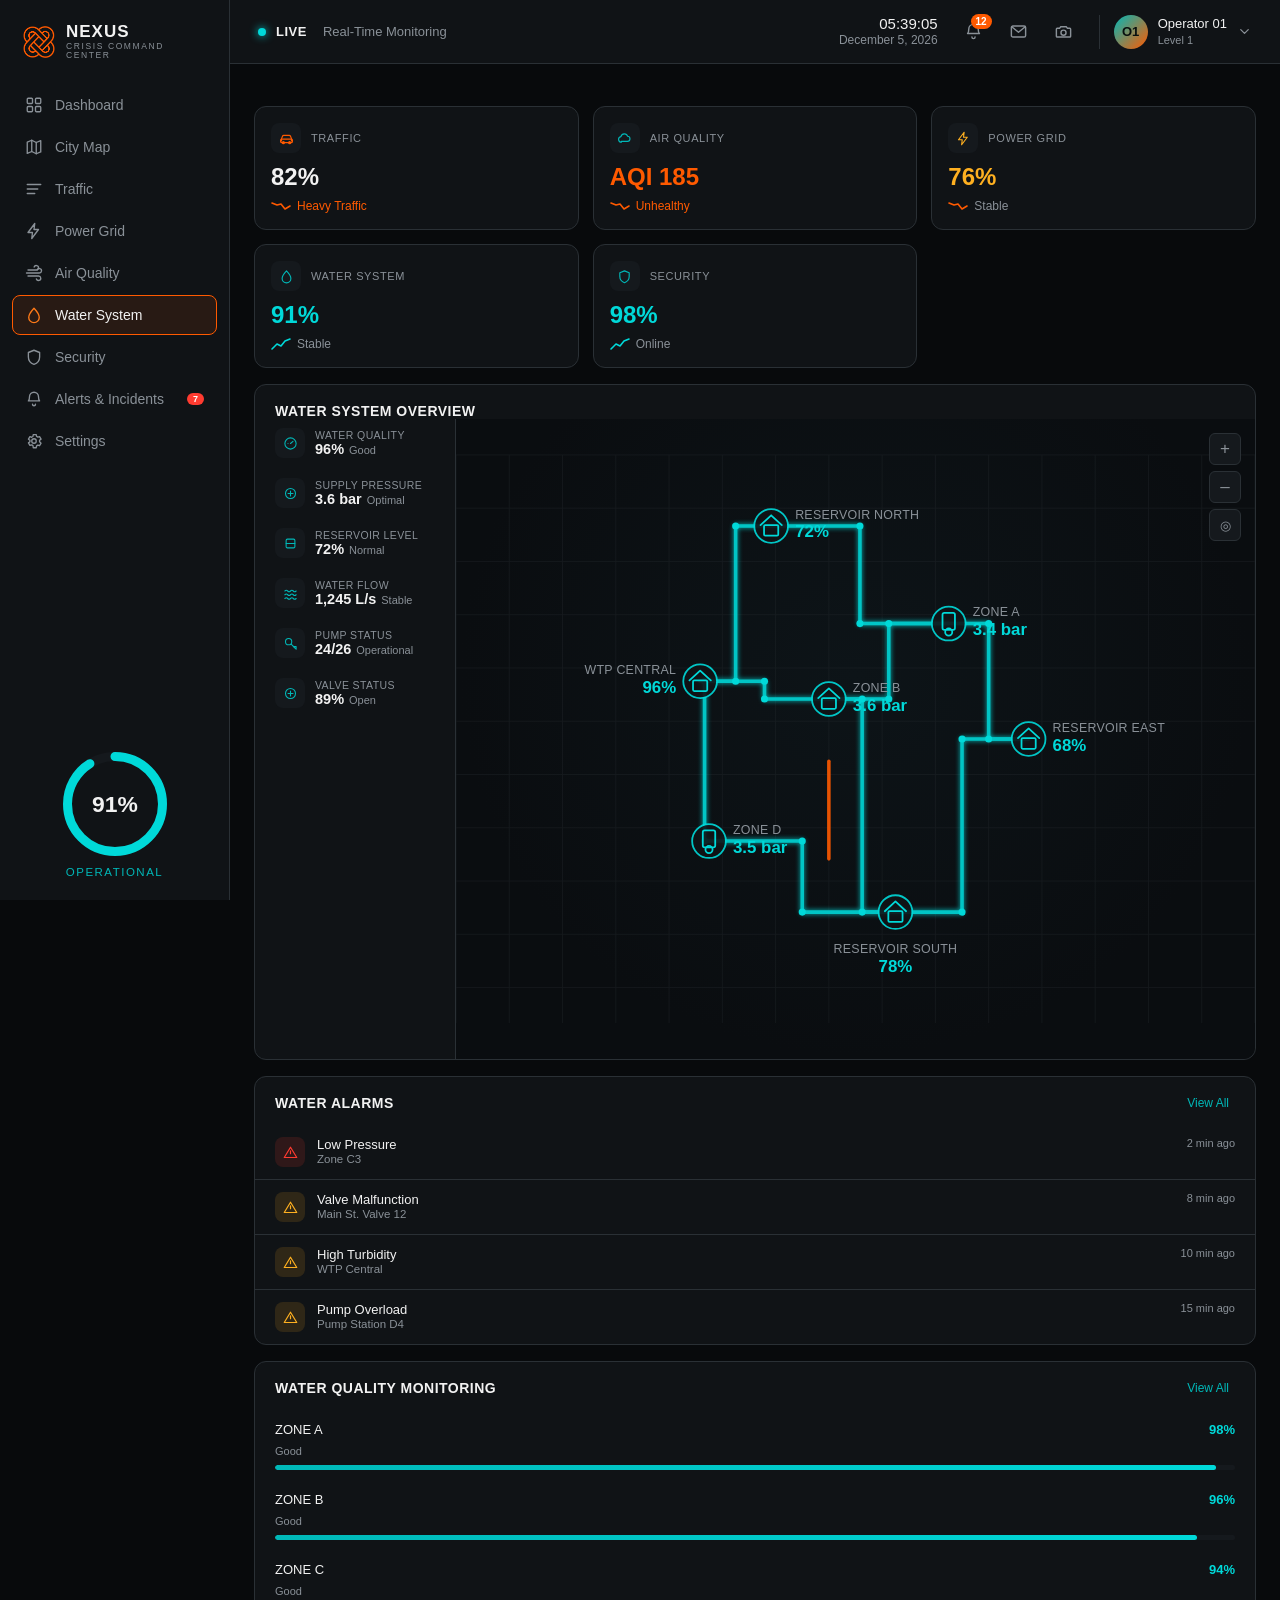
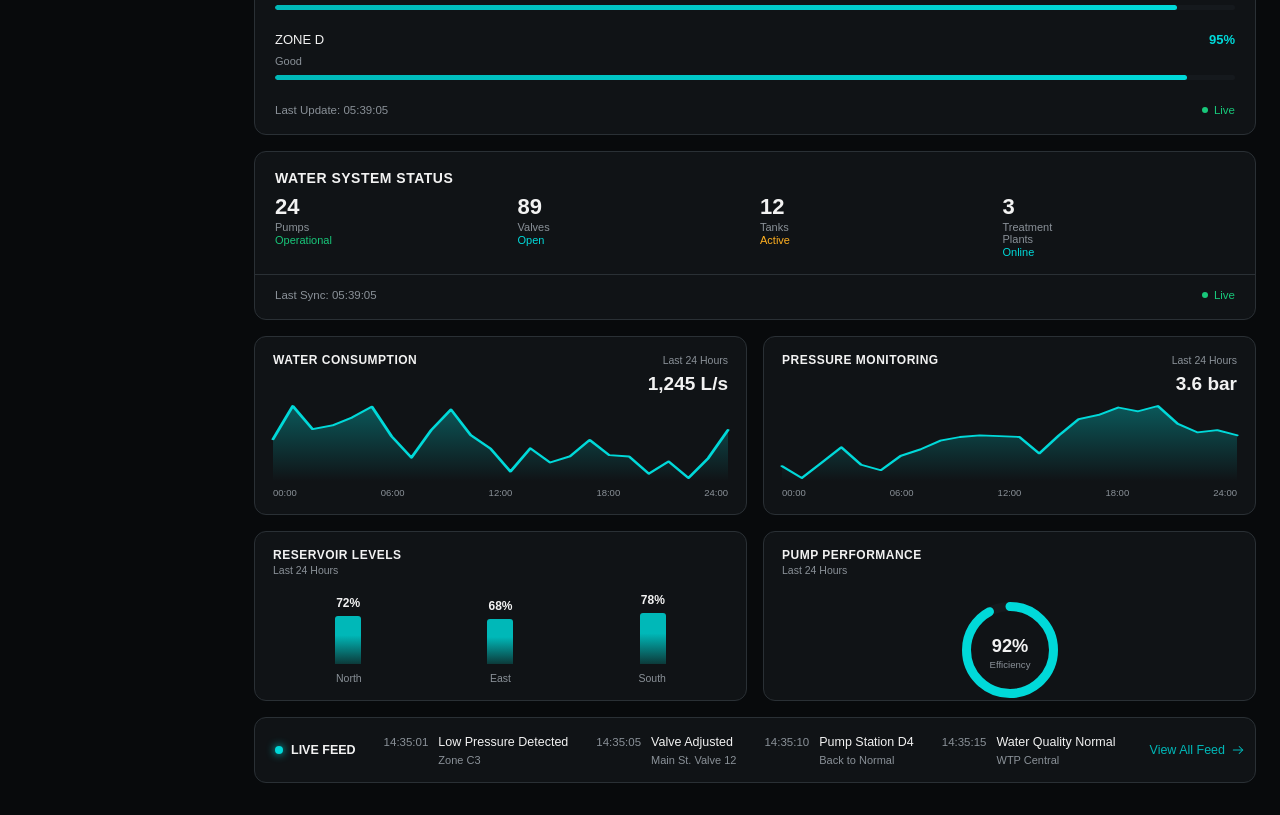
<file: water-system.html>
<!DOCTYPE html>
<html lang="en">
<head>
<meta charset="UTF-8" />
<meta name="viewport" content="width=device-width, initial-scale=1.0" />
<title>NEXUS — Water System</title>
<link rel="icon" type="image/png" href="assets/favicon.png">
</head>
<body>
<style>
   :root{
    --bg0:#080A0C;
    --bg1:#101316;
    --bg2:#15191D;
    --line:#2A3035;
    --text:#F2F2F2;
    --sub:#8A9198;
    --orange:#FF5A00;
    --orange2:#FF7A18;
    --amber:#FFB020;
    --cyan:#00D9D9;
    --cyan2:#00B8B8;
    --green:#18C77A;
    --red:#FF3B30;
  }

  *{ box-sizing:border-box; }
  html,body{ margin:0; padding:0; }
  body{
    background:var(--bg0);
    color:var(--text);
    font-family:'Inter', -apple-system, BlinkMacSystemFont, 'Segoe UI', Roboto, sans-serif;
    display:flex;
    min-height:100vh;
  }
  button{ font-family:inherit; }
  svg{ display:block; flex-shrink:0; }

  .app{ display:flex; width:100%; }
  .main{ flex:1; min-width:0; }
  .content{ padding:22px 24px 32px; }

  /* ---------- Sidebar ---------- */
  .sidebar{
    width:230px; flex-shrink:0;
    background:var(--bg1);
    border-right:1px solid var(--line);
    display:flex; flex-direction:column;
    height:100vh; position:sticky; top:0;
  }
  .brand{ display:flex; align-items:center; gap:10px; padding:22px 22px 20px; }
  .brand-name{ font-size:17px; font-weight:800; letter-spacing:1px; line-height:1.15; }
  .brand-sub{ font-size:8.5px; letter-spacing:1.6px; color:var(--sub); line-height:1.15; }

  .nav{ flex:1; overflow-y:auto; padding:4px 12px; }
  .nav-item{
    width:100%; display:flex; align-items:center; gap:12px;
    padding:10px 12px; margin-bottom:2px; border-radius:8px;
    border:1px solid transparent; background:transparent;
    cursor:pointer; text-align:left; color:var(--sub); font-size:14px;
  }
  .nav-item{ text-decoration:none; }
  .nav-item.active{ border-color:var(--orange); background:rgba(255,90,0,0.10); color:var(--text); }
  .nav-item b{ margin-left:auto; background:var(--red); color:#fff; border-radius:9px; padding:1px 6px; font-size:9px; font-weight:700; }
  .nav-item.active svg g{ stroke:var(--orange2); }

  .sidebar-foot{ padding:22px; display:flex; flex-direction:column; align-items:center; gap:6px; }
  .operational-label{ font-size:11.5px; letter-spacing:1.5px; color:var(--cyan2); margin-top:4px; }

  /* ---------- Top bar ---------- */
  .topbar{
    height:64px; border-bottom:1px solid var(--line);
    display:flex; align-items:center; justify-content:space-between;
    padding:0 28px; background:var(--bg1);
  }
  .live-group{ display:flex; align-items:center; gap:10px; }
  .live-dot{ width:8px; height:8px; border-radius:999px; background:var(--cyan); box-shadow:0 0 8px var(--cyan); }
  .live-text{ font-size:13px; font-weight:700; letter-spacing:0.5px; }
  .live-sub{ font-size:13px; color:var(--sub); margin-left:6px; }

  .top-right{ display:flex; align-items:center; gap:26px; }
  .time-block{ text-align:right; line-height:1.3; }
  .time-block .time{ font-size:15px; font-variant-numeric: tabular-nums; }
  .time-block .date{ font-size:12px; color:var(--sub); }

  .bell-wrap{ position:relative; display:flex; }
  .badge{
    position:absolute; top:-8px; right:-9px;
    background:var(--orange); color:#fff; font-size:10px; font-weight:700;
    border-radius:999px; padding:1px 5px; line-height:13px;
  }

  .profile{ display:flex; align-items:center; gap:10px; padding-left:14px; border-left:1px solid var(--line); cursor:pointer; }
  .avatar{
    width:34px; height:34px; border-radius:999px;
    background:linear-gradient(135deg, var(--cyan2), var(--orange));
    display:flex; align-items:center; justify-content:center;
    font-size:13px; font-weight:700; color:#08100f;
  }
  .profile-name{ font-size:13px; line-height:1.3; }
  .profile-level{ font-size:11px; color:var(--sub); line-height:1.3; }

  /* ---------- KPI strip ---------- */
  .kpi-strip{ display:grid; grid-template-columns:repeat(5,1fr); gap:14px; margin:20px 0 16px; }
  .kpi-card{ background:var(--bg1); border:1px solid var(--line); border-radius:12px; padding:16px; }
  .kpi-top{ display:flex; align-items:center; gap:10px; margin-bottom:10px; }
  .kpi-icon{ width:30px; height:30px; border-radius:8px; background:var(--bg2); display:flex; align-items:center; justify-content:center; flex-shrink:0; }
  .kpi-label{ font-size:11px; letter-spacing:0.6px; color:var(--sub); }
  .kpi-value{ font-size:24px; font-weight:800; margin-bottom:8px; }
  .kpi-foot{ display:flex; align-items:center; gap:6px; font-size:12px; color:var(--sub); }

  /* ---------- Main grid ---------- */
  .main-grid{ display:grid; grid-template-columns: 1fr 320px; gap:16px; margin-bottom:16px; align-items:stretch; }
  .panel{ background:var(--bg1); border:1px solid var(--line); border-radius:12px; }
  .panel-title{ font-size:14px; font-weight:700; letter-spacing:0.5px; }
  .panel-head{ display:flex; align-items:center; justify-content:space-between; padding:18px 20px 14px; }
  .view-all{ font-size:12px; color:var(--cyan2); background:none; border:none; cursor:pointer; }

  /* Water system overview panel */
  .panel.map-panel{ display:flex; flex-direction:column; }
  .wso-body{ display:flex; flex:1; min-height:0; }
  .wso-metrics{ width:200px; flex-shrink:0; padding:0 14px 16px 20px; display:flex; flex-direction:column; gap:2px; }
  .metric-row{ display:flex; align-items:center; gap:10px; padding:9px 0; }
  .metric-icon{ width:30px; height:30px; border-radius:8px; background:var(--bg2); display:flex; align-items:center; justify-content:center; flex-shrink:0; }
  .metric-label{ font-size:10.5px; letter-spacing:0.4px; color:var(--sub); }
  .metric-value{ font-size:14.5px; font-weight:700; }
  .metric-value .metric-tag{ font-size:11px; font-weight:400; color:var(--sub); margin-left:5px; }

  .wso-map{ flex:1; position:relative; background:radial-gradient(ellipse at 50% 40%, #0d1418 0%, #0a0d10 70%); border-left:1px solid var(--line); border-radius: 0 0 12px 0; overflow:hidden; min-height:640px; }
  .map-controls{ position:absolute; top:14px; right:14px; display:flex; flex-direction:column; gap:6px; z-index:5; }
  .map-ctrl-btn{ width:32px; height:32px; border-radius:6px; background:var(--bg2); border:1px solid var(--line); display:flex; align-items:center; justify-content:center; cursor:pointer; color:var(--sub); font-size:17px; }

  /* Right column */
  .right-col{ display:flex; flex-direction:column; gap:16px; height:100%; }
  .right-col .panel:last-child{ display:flex; flex-direction:column; flex:1; }
  .right-col .panel:last-child .sync-foot{ margin-top:auto; }

  .alarm-row{ display:flex; gap:12px; padding:12px 20px; border-bottom:1px solid var(--line); align-items:flex-start; }
  .alarm-row:last-of-type{ border-bottom:none; }
  .alarm-icon{ width:30px; height:30px; border-radius:8px; display:flex; align-items:center; justify-content:center; flex-shrink:0; }
  .alarm-title{ font-size:13px; }
  .alarm-desc{ font-size:11.5px; color:var(--sub); margin-top:1px; }
  .alarm-time{ font-size:11px; color:var(--sub); margin-left:auto; white-space:nowrap; padding-left:8px; }

  .quality-row{ padding:10px 20px; }
  .quality-top{ display:flex; align-items:baseline; justify-content:space-between; margin-bottom:6px; }
  .quality-zone{ font-size:13px; }
  .quality-status{ font-size:11px; color:var(--sub); margin-top:1px; }
  .quality-pct{ font-size:13px; color:var(--cyan); font-weight:700; }
  .bar-track{ height:5px; border-radius:999px; background:var(--bg2); overflow:hidden; }
  .bar-fill{ height:100%; background:linear-gradient(90deg, var(--cyan2), var(--cyan)); border-radius:999px; }
  .quality-foot{ display:flex; align-items:center; justify-content:space-between; padding:14px 20px 18px; font-size:11.5px; color:var(--sub); }
  .live-pill{ display:flex; align-items:center; gap:6px; color:var(--green); }
  .live-pill-dot{ width:6px; height:6px; border-radius:999px; background:var(--green); }

  .status-grid{ display:grid; grid-template-columns:1fr 1fr 1fr 1fr; gap:10px; padding:0 20px 16px; }
  .status-item{ text-align:left; }
  .status-value{ font-size:22px; font-weight:800; }
  .status-label{ font-size:11px; color:var(--sub); margin-top:1px; }
  .status-tag{ font-size:11px; margin-top:1px; }
  .sync-foot{ display:flex; align-items:center; justify-content:space-between; padding:14px 20px 18px; border-top:1px solid var(--line); font-size:11.5px; color:var(--sub); }

  /* ---------- Bottom row of mini panels ---------- */
  .bottom-grid{ display:grid; grid-template-columns: 1.4fr 1.4fr 1fr 1fr; gap:16px; margin-bottom:16px; }
  .mini-panel{ padding:16px 18px; }
  .mini-head{ display:flex; align-items:baseline; justify-content:space-between; margin-bottom:2px; }
  .mini-title{ font-size:12px; font-weight:700; letter-spacing:0.5px; }
  .mini-range{ font-size:10.5px; color:var(--sub); }
  .mini-value{ font-size:19px; font-weight:800; margin:6px 0 8px; text-align:right; }
  .mini-chart{ height:78px; }
  .mini-xaxis{ display:flex; justify-content:space-between; font-size:9.5px; color:var(--sub); margin-top:6px; }

  .reservoir-bars{ display:flex; align-items:flex-end; justify-content:space-around; height:78px; gap:10px; padding:0 4px; }
  .rbar-col{ display:flex; flex-direction:column; align-items:center; justify-content:flex-end; height:100%; flex:1; }
  .rbar-pct{ font-size:12px; font-weight:700; margin-bottom:6px; }
  .rbar{ width:26px; border-radius:3px 3px 0 0; background:linear-gradient(180deg, var(--cyan2), var(--cyan2) 40%, #0c3a3a); }
  .rbar-labels{ display:flex; justify-content:space-around; margin-top:8px; }
  .rbar-labels span{ font-size:10.5px; color:var(--sub); flex:1; text-align:center; }

  .pump-perf{ display:flex; flex-direction:column; align-items:center; justify-content:center; height:100%; }

  /* ---------- Live feed ---------- */
  .live-feed{ display:flex; align-items:center; gap:28px; padding:14px 20px; overflow-x:auto; }
  .feed-live{ display:flex; align-items:center; gap:8px; font-size:12.5px; font-weight:700; flex-shrink:0; }
  .feed-item{ display:flex; align-items:baseline; gap:10px; flex-shrink:0; }
  .feed-time{ font-size:11.5px; color:var(--sub); font-variant-numeric:tabular-nums; }
  .feed-text{ font-size:12.5px; }
  .feed-sub{ font-size:11px; color:var(--sub); }
  .feed-more{ margin-left:auto; display:flex; align-items:center; gap:6px; color:var(--cyan2); font-size:12.5px; background:none; border:none; cursor:pointer; flex-shrink:0; }

  @media (max-width:1300px){
    .kpi-strip{ grid-template-columns:repeat(3,1fr); }
    .main-grid{ grid-template-columns:1fr; }
    .bottom-grid{ grid-template-columns:1fr 1fr; }
  }

  .nexus-mark{width:34px;height:34px;object-fit:contain;display:block;flex-shrink:0;}
  .brand-mark,.logo-mark{border:none!important;background:none!important;clip-path:none!important;box-shadow:none!important;width:34px;height:34px;}
</style>
<div class="app">
  <!-- ================= SIDEBAR ================= -->
  <aside class="sidebar">
    <div class="brand">
      <img class="nexus-mark" src="assets/nexus-mark.png" alt="NEXUS">
      <div>
        <div class="brand-name">NEXUS</div>
        <div class="brand-sub">CRISIS COMMAND CENTER</div>
      </div>
    </div>

    <nav class="nav" id="navList"></nav>

    <div class="sidebar-foot">
      <svg id="opGauge" width="104" height="104" viewBox="0 0 104 104"></svg>
      <div class="operational-label">OPERATIONAL</div>
    </div>
  </aside>

  <!-- ================= MAIN ================= -->
  <div class="main">
    <div class="topbar">
      <div class="live-group">
        <span class="live-dot"></span>
        <span class="live-text">LIVE</span>
        <span class="live-sub">Real-Time Monitoring</span>
      </div>
      <div class="top-right">
        <div class="time-block">
          <div class="time" id="clockTime">14:35:42</div>
          <div class="date" id="clockDate">May 26, 2024</div>
        </div>
        <div class="bell-wrap">
          <svg width="19" height="19" viewBox="0 0 24 24" fill="none">
            <path d="M6 9a6 6 0 1 1 12 0c0 4 1.5 5.5 1.5 5.5H4.5S6 13 6 9Z" stroke="#8A9198" stroke-width="1.8" stroke-linecap="round" stroke-linejoin="round"/>
            <path d="M10 19a2 2 0 0 0 4 0" stroke="#8A9198" stroke-width="1.8" stroke-linecap="round" stroke-linejoin="round"/>
          </svg>
          <span class="badge">12</span>
        </div>
        <svg width="19" height="19" viewBox="0 0 24 24" fill="none">
          <rect x="3" y="5" width="18" height="14" rx="2" stroke="#8A9198" stroke-width="1.8"/>
          <path d="m3.5 6 8.5 7 8.5-7" stroke="#8A9198" stroke-width="1.8" stroke-linecap="round" stroke-linejoin="round"/>
        </svg>
        <svg width="19" height="19" viewBox="0 0 24 24" fill="none">
          <path d="M4 8h3l1.5-2h7L17 8h3a1 1 0 0 1 1 1v9a1 1 0 0 1-1 1H4a1 1 0 0 1-1-1V9a1 1 0 0 1 1-1Z" stroke="#8A9198" stroke-width="1.8" stroke-linejoin="round"/>
          <circle cx="12" cy="13.5" r="3.2" stroke="#8A9198" stroke-width="1.8"/>
        </svg>
        <div class="profile">
          <div class="avatar">O1</div>
          <div>
            <div class="profile-name">Operator 01</div>
            <div class="profile-level">Level 1</div>
          </div>
          <svg width="15" height="15" viewBox="0 0 24 24" fill="none">
            <polyline points="6 9 12 15 18 9" stroke="#8A9198" stroke-width="2" stroke-linecap="round" stroke-linejoin="round"/>
          </svg>
        </div>
      </div>
    </div>

    <div class="content">

      <!-- ===== KPI STRIP ===== -->
      <div class="kpi-strip" id="kpiStrip"></div>

      <!-- ===== MAIN GRID ===== -->
      <div class="main-grid">
        <!-- Water System Overview -->
        <div class="panel map-panel">
          <div class="panel-head" style="padding-bottom:0;">
            <div class="panel-title">WATER SYSTEM OVERVIEW</div>
          </div>
          <div class="wso-body">
            <div class="wso-metrics" id="wsoMetrics"></div>
            <div class="wso-map">
              <svg id="mapSvg" width="100%" height="100%" viewBox="0 0 900 640" preserveAspectRatio="xMidYMid meet"></svg>
              <div class="map-controls">
                <div class="map-ctrl-btn">+</div>
                <div class="map-ctrl-btn">–</div>
                <div class="map-ctrl-btn" style="font-size:13px;">◎</div>
              </div>
            </div>
          </div>
        </div>

        <!-- Right column -->
        <div class="right-col">
          <div class="panel">
            <div class="panel-head">
              <div class="panel-title">WATER ALARMS</div>
              <button class="view-all">View All</button>
            </div>
            <div id="alarmList"></div>
          </div>

          <div class="panel">
            <div class="panel-head">
              <div class="panel-title">WATER QUALITY MONITORING</div>
              <button class="view-all">View All</button>
            </div>
            <div id="qualityList"></div>
            <div class="quality-foot">
              <span>Last Update: <span id="qualityUpdateTime">14:35:30</span></span>
              <span class="live-pill"><span class="live-pill-dot"></span>Live</span>
            </div>
          </div>

          <div class="panel">
            <div class="panel-head" style="padding-bottom:8px;">
              <div class="panel-title">WATER SYSTEM STATUS</div>
            </div>
            <div class="status-grid" id="statusGrid"></div>
            <div class="sync-foot">
              <span>Last Sync: <span id="syncTime">14:35:42</span></span>
              <span class="live-pill"><span class="live-pill-dot"></span>Live</span>
            </div>
          </div>
        </div>
      </div>

      <!-- ===== BOTTOM MINI PANELS ===== -->
      <div class="bottom-grid" id="bottomGrid"></div>

      <!-- ===== LIVE FEED ===== -->
      <div class="panel">
        <div class="live-feed" id="liveFeed"></div>
      </div>

    </div>
  </div>
</div>
<script>
  /* ===================== Color tokens ===================== */
const C = {
  bg0:"#080A0C", bg1:"#101316", bg2:"#15191D", line:"#2A3035",
  text:"#F2F2F2", sub:"#8A9198",
  orange:"#FF5A00", orange2:"#FF7A18", amber:"#FFB020",
  cyan:"#00D9D9", cyan2:"#00B8B8", green:"#18C77A", red:"#FF3B30"
};

/* ===================== Icon library ===================== */
const ICONS = {
  dashboard: `<rect x="3" y="3" width="7" height="7" rx="1.3"/><rect x="14" y="3" width="7" height="7" rx="1.3"/><rect x="3" y="14" width="7" height="7" rx="1.3"/><rect x="14" y="14" width="7" height="7" rx="1.3"/>`,
  map: `<path d="M9 3 3 5.5v15L9 18l6 3 6-2.5v-15L15 6l-6-3z"/><path d="M9 3v15"/><path d="M15 6v15"/>`,
  traffic: `<line x1="3" y1="6" x2="21" y2="6"/><line x1="3" y1="12" x2="17" y2="12"/><line x1="3" y1="18" x2="13" y2="18"/>`,
  power: `<path d="M13 2 4 14h6l-1 8 9-12h-6l1-8z" stroke-linejoin="round"/>`,
  air: `<path d="M4 8h11a3 3 0 1 0-2.8-4"/><path d="M4 16h14a3 3 0 1 1-2.8 4"/><path d="M2 12h17a3 3 0 1 0-2.8-4"/>`,
  water: `<path d="M12 3s7 7.5 7 12.2A7 7 0 0 1 5 15.2C5 10.5 12 3 12 3z" stroke-linejoin="round"/>`,
  shield: `<path d="M12 3 4.5 6v6c0 5 3.4 8.4 7.5 9.9 4.1-1.5 7.5-4.9 7.5-9.9V6L12 3z" stroke-linejoin="round"/>`,
  bell: `<path d="M6 9a6 6 0 1 1 12 0c0 4 1.5 5.5 1.5 5.5H4.5S6 13 6 9Z" stroke-linejoin="round"/><path d="M10 19a2 2 0 0 0 4 0"/>`,
  settings: `<circle cx="12" cy="12" r="3"/><path d="M19.4 13a7.5 7.5 0 0 0 0-2l2-1.5-2-3.4-2.3.8a7.6 7.6 0 0 0-1.7-1L15 3.5h-4L10.6 6a7.6 7.6 0 0 0-1.7 1L6.6 6.2l-2 3.4L6.6 11a7.5 7.5 0 0 0 0 2l-2 1.5 2 3.4 2.3-.8c.5.4 1.1.75 1.7 1L11 21h4l.4-2.5c.6-.25 1.2-.6 1.7-1l2.3.8 2-3.4L19.4 13Z" stroke-linejoin="round"/>`,
  car: `<path d="M4 16v-3.5l1.6-4.2A2 2 0 0 1 7.5 7h9a2 2 0 0 1 1.9 1.3L20 12.5V16" stroke-linejoin="round"/><rect x="2.5" y="13" width="19" height="5.5" rx="1.6"/><circle cx="7" cy="18.6" r="1.6"/><circle cx="17" cy="18.6" r="1.6"/>`,
  cloud: `<path d="M7 18a4.5 4.5 0 0 1-.7-8.94A5.5 5.5 0 0 1 17 8.5a4 4 0 0 1-.5 8H7Z" stroke-linejoin="round"/>`,
  bolt: `<path d="M13 2 4 14h6l-1 8 9-12h-6l1-8z" stroke-linejoin="round"/>`,
  drop: `<path d="M12 3s7 7.5 7 12.2A7 7 0 0 1 5 15.2C5 10.5 12 3 12 3z" stroke-linejoin="round"/>`,
  gauge: `<circle cx="12" cy="12" r="9"/><path d="M12 12 16 8.5"/><path d="M8 12h.01"/>`,
  tank: `<rect x="5" y="5" width="14" height="14" rx="2"/><line x1="5" y1="12" x2="19" y2="12"/>`,
  waves: `<path d="M3 8c1.5-1.5 3-1.5 4.5 0s3 1.5 4.5 0 3-1.5 4.5 0 3 1.5 4.5 0"/><path d="M3 14c1.5-1.5 3-1.5 4.5 0s3 1.5 4.5 0 3-1.5 4.5 0 3 1.5 4.5 0"/><path d="M3 20c1.5-1.5 3-1.5 4.5 0s3 1.5 4.5 0 3-1.5 4.5 0 3 1.5 4.5 0"/>`,
  pump: `<circle cx="9" cy="9" r="5"/><path d="M13 13l7 7"/><path d="M17 17h4v4"/>`,
  valve: `<circle cx="12" cy="12" r="8"/><path d="M8 12h8"/><path d="M12 8v8"/>`,
  trendUp: `<polyline points="4 15 9 9 13 12.5 20 5"/><polyline points="14 5 20 5 20 11"/>`,
  warnTri: `<path d="M12 3.5 22 20H2L12 3.5Z" stroke-linejoin="round"/><line x1="12" y1="9.5" x2="12" y2="14"/>`,
  arrowRight: `<line x1="4" y1="12" x2="20" y2="12"/><polyline points="14 6 20 12 14 18"/>`,
  house: `<path d="M4 11 12 4l8 7" /><path d="M6 10v9h12v-9" stroke-linejoin="round"/>`,
};

function iconSVG(name, {size=18,color="#8A9198",strokeWidth=1.8} = {}){
  return `<svg width="${size}" height="${size}" viewBox="0 0 24 24" fill="none">
    <g stroke="${color}" stroke-width="${strokeWidth}" stroke-linecap="round" stroke-linejoin="round">${ICONS[name]||""}</g>
  </svg>`;
}

/* ===================== Nav ===================== */
const NAV = [
  { key:"dashboard", label:"Dashboard", icon:"dashboard", href:"dashboard.html" },
  { key:"citymap", label:"City Map", icon:"map", href:"city-map.html" },
  { key:"traffic", label:"Traffic", icon:"traffic", href:"traffic.html" },
  { key:"power", label:"Power Grid", icon:"power", href:"power-grid.html" },
  { key:"air", label:"Air Quality", icon:"air", href:"air-quality.html" },
  { key:"water", label:"Water System", icon:"water", href:"water-system.html" },
  { key:"security", label:"Security", icon:"shield", href:"security.html" },
  { key:"alerts", label:"Alerts & Incidents", icon:"bell", href:"alerts.html", badge:"7" },
  { key:"settings", label:"Settings", icon:"settings", href:"settings.html" },
];
const activeNav = "water";
function renderNav(){
  const el = document.getElementById("navList");
  el.innerHTML = NAV.map(item => {
    const isActive = item.key === activeNav;
    return `<a class="nav-item ${isActive ? 'active' : ''}" href="${item.href}">
      ${iconSVG(item.icon, {size:18, color: isActive ? C.orange2 : C.sub})}
      <span>${item.label}</span>${item.badge ? `<b>${item.badge}</b>` : ""}
    </a>`;
  }).join("");
}
renderNav();

/* ===================== Ring gauge helper ===================== */
function ringGaugeSVG(value, {size=104,thickness=9,color=C.cyan} = {}){
  const r = (size-thickness)/2, cx=size/2, cy=size/2;
  const circumference = 2*Math.PI*r;
  const dash = (value/100)*circumference;
  return `<circle cx="${cx}" cy="${cy}" r="${r}" fill="none" stroke="${C.bg2}" stroke-width="${thickness}"/>
    <circle cx="${cx}" cy="${cy}" r="${r}" fill="none" stroke="${color}" stroke-width="${thickness}"
      stroke-linecap="round" stroke-dasharray="${dash} ${circumference-dash}" transform="rotate(-90 ${cx} ${cy})"/>
    <text x="50%" y="52%" text-anchor="middle" dominant-baseline="middle" fill="${C.text}" font-size="${size*0.22}" font-weight="700" font-family="Inter, sans-serif">${value}%</text>`;
}
document.getElementById("opGauge").innerHTML = ringGaugeSVG(91, {size:104, thickness:9, color:C.cyan});

/* ===================== KPI strip ===================== */
const KPIS = [
  { icon:"car", color:C.orange, label:"TRAFFIC", value:"82%", tag:"Heavy Traffic", up:false, tagColor:C.orange },
  { icon:"cloud", color:C.cyan2, label:"AIR QUALITY", value:"185", valuePrefix:"AQI ", tag:"Unhealthy", up:false, tagColor:C.orange, valueColor:C.orange },
  { icon:"bolt", color:C.amber, label:"POWER GRID", value:"76%", tag:"Stable", up:false, tagColor:C.sub, valueColor:C.amber },
  { icon:"drop", color:C.cyan2, label:"WATER SYSTEM", value:"91%", tag:"Stable", up:true, tagColor:C.sub, valueColor:C.cyan },
  { icon:"shield", color:C.cyan2, label:"SECURITY", value:"98%", tag:"Online", up:true, tagColor:C.sub, valueColor:C.cyan },
];
function sparkPathMini(up){
  return up
    ? `<polyline points="1 11 6 6 10 8 14 3 19 1" fill="none" stroke="${C.cyan}" stroke-width="1.6" stroke-linecap="round" stroke-linejoin="round"/>`
    : `<polyline points="1 3 6 5 10 4 14 9 19 6" fill="none" stroke="${C.orange}" stroke-width="1.6" stroke-linecap="round" stroke-linejoin="round"/>`;
}
document.getElementById("kpiStrip").innerHTML = KPIS.map(k => `
  <div class="kpi-card">
    <div class="kpi-top">
      <div class="kpi-icon">${iconSVG(k.icon,{size:15,color:k.color,strokeWidth:1.8})}</div>
      <div class="kpi-label">${k.label}</div>
    </div>
    <div class="kpi-value" style="color:${k.valueColor||C.text};">${k.valuePrefix||''}${k.value}</div>
    <div class="kpi-foot" style="color:${k.tagColor};">
      <svg width="20" height="13" viewBox="0 0 20 13">${sparkPathMini(k.up)}</svg>
      ${k.tag}
    </div>
  </div>
`).join("");

/* ===================== Water System Overview metrics ===================== */
const WSO_METRICS = [
  { icon:"gauge", label:"WATER QUALITY", value:"96%", tag:"Good" },
  { icon:"valve", label:"SUPPLY PRESSURE", value:"3.6 bar", tag:"Optimal" },
  { icon:"tank", label:"RESERVOIR LEVEL", value:"72%", tag:"Normal" },
  { icon:"waves", label:"WATER FLOW", value:"1,245 L/s", tag:"Stable" },
  { icon:"pump", label:"PUMP STATUS", value:"24/26", tag:"Operational" },
  { icon:"valve", label:"VALVE STATUS", value:"89%", tag:"Open" },
];
document.getElementById("wsoMetrics").innerHTML = WSO_METRICS.map(m => `
  <div class="metric-row">
    <div class="metric-icon">${iconSVG(m.icon,{size:15,color:C.cyan2,strokeWidth:1.7})}</div>
    <div>
      <div class="metric-label">${m.label}</div>
      <div class="metric-value">${m.value}<span class="metric-tag">${m.tag}</span></div>
    </div>
  </div>
`).join("");

/* ===================== Water network map ===================== */
/* Node positions on a 900x640 canvas, styled like the reference schematic */
const nodes = {
  north:   { x: 355, y: 80,  label:"RESERVOIR NORTH", value:"72%", type:"house", labelSide:"right" },
  central: { x: 275, y: 255, label:"WTP CENTRAL",      value:"96%", type:"house", labelSide:"left" },
  zoneA:   { x: 555, y: 190, label:"ZONE A",  value:"3.4 bar", type:"tower", labelSide:"right" },
  zoneB:   { x: 420, y: 275, label:"ZONE B",  value:"3.6 bar", type:"house", labelSide:"right" },
  zoneD:   { x: 285, y: 435, label:"ZONE D",  value:"3.5 bar", type:"tower", labelSide:"right" },
  east:    { x: 645, y: 320, label:"RESERVOIR EAST", value:"68%", type:"house", labelSide:"right" },
  south:   { x: 495, y: 515, label:"RESERVOIR SOUTH", value:"78%", type:"house", labelSide:"bottom" },
};

const pipes = [
  ["north","central"], ["north","zoneA"],
  ["central","zoneB"], ["zoneB","zoneA"], ["zoneA","east"],
  ["central","zoneD"], ["zoneD","south"], ["south","east"], ["zoneB","south"]
];

function nodeIconMarkup(type){
  if(type==="house"){
    return `<path d="M-12 -1 0 -12 12 -1" fill="none" stroke="${C.cyan}" stroke-width="2" stroke-linecap="round" stroke-linejoin="round"/>
            <rect x="-8" y="-1" width="16" height="12" rx="1.4" fill="none" stroke="${C.cyan}" stroke-width="2"/>`;
  }
  return `<rect x="-7" y="-12" width="14" height="19" rx="2" fill="none" stroke="${C.cyan}" stroke-width="2"/>
          <circle cx="0" cy="9.5" r="4" fill="none" stroke="${C.cyan}" stroke-width="2"/>`;
}

function buildMap(){
  const W = 900, H = 640;
  let svg = "";
  // background road grid (subtle)
  svg += `<g stroke="${C.line}" stroke-width="1" opacity="0.35">`;
  for(let i=0;i<=H/60;i++){ svg += `<line x1="0" y1="${i*60}" x2="${W}" y2="${i*60}"/>`; }
  for(let i=0;i<=W/60;i++){ svg += `<line x1="${i*60}" y1="0" x2="${i*60}" y2="${H}"/>`; }
  svg += `</g>`;

  // pipes (orthogonal-ish routed lines with glow)
  svg += `<g fill="none" stroke="${C.cyan}" stroke-width="4" stroke-linecap="round" stroke-linejoin="round" opacity="0.9" filter="url(#glow)">`;
  pipes.forEach(([a,b])=>{
    const p1 = nodes[a], p2 = nodes[b];
    const midX = (p1.x + p2.x)/2;
    svg += `<path d="M${p1.x},${p1.y} L${midX},${p1.y} L${midX},${p2.y} L${p2.x},${p2.y}"/>`;
  });
  svg += `</g>`;

  // one highlighted (orange) segment like reference image, zoneB -> south area
  svg += `<path d="M${nodes.zoneB.x},${nodes.zoneB.y+70} L${nodes.zoneB.x},${nodes.south.y-60}" stroke="${C.orange}" stroke-width="4" stroke-linecap="round" opacity="0.9"/>`;

  // pipe joints (small dots along pipes)
  svg += `<g fill="${C.cyan}">`;
  pipes.forEach(([a,b])=>{
    const p1 = nodes[a], p2 = nodes[b];
    const midX = (p1.x + p2.x)/2;
    svg += `<circle cx="${midX}" cy="${p1.y}" r="4"/>`;
    svg += `<circle cx="${midX}" cy="${p2.y}" r="4"/>`;
  });
  svg += `</g>`;

  // nodes
  Object.entries(nodes).forEach(([key,n])=>{
    svg += `<g transform="translate(${n.x},${n.y})">`;
    svg += `<circle r="19" fill="${C.bg1}" stroke="${C.cyan}" stroke-width="2" opacity="0.9"/>`;
    svg += nodeIconMarkup(n.type);
    svg += `</g>`;

    let lx = n.x, ly = n.y - 34, anchor = "middle";
    if(n.labelSide === "right"){ lx = n.x + 27; ly = n.y - 8; anchor = "start"; }
    if(n.labelSide === "left"){ lx = n.x - 27; ly = n.y - 8; anchor = "end"; }
    if(n.labelSide === "bottom"){ lx = n.x; ly = n.y + 46; anchor = "middle"; }

    svg += `<text x="${lx}" y="${ly}" text-anchor="${anchor}" fill="${C.sub}" font-size="14" font-family="Inter, sans-serif" letter-spacing="0.3">${n.label}</text>`;
    svg += `<text x="${lx}" y="${ly+21}" text-anchor="${anchor}" fill="${C.cyan}" font-size="19" font-weight="700" font-family="Inter, sans-serif">${n.value}</text>`;
  });

  const defs = `<defs>
    <filter id="glow" x="-50%" y="-50%" width="200%" height="200%">
      <feGaussianBlur stdDeviation="2.8" result="blur"/>
      <feMerge><feMergeNode in="blur"/><feMergeNode in="SourceGraphic"/></feMerge>
    </filter>
  </defs>`;

  document.getElementById("mapSvg").innerHTML = defs + svg;
}
buildMap();

/* ===================== Water Alarms ===================== */
const ALARMS = [
  { title:"Low Pressure", desc:"Zone C3", time:"2 min ago", level:"critical" },
  { title:"Valve Malfunction", desc:"Main St. Valve 12", time:"8 min ago", level:"warning" },
  { title:"High Turbidity", desc:"WTP Central", time:"10 min ago", level:"warning" },
  { title:"Pump Overload", desc:"Pump Station D4", time:"15 min ago", level:"warning" },
];
document.getElementById("alarmList").innerHTML = ALARMS.map(a => {
  const color = a.level === "critical" ? C.red : C.amber;
  return `
  <div class="alarm-row">
    <div class="alarm-icon" style="background:${color}22;">${iconSVG("warnTri",{size:15,color:color,strokeWidth:1.9})}</div>
    <div>
      <div class="alarm-title">${a.title}</div>
      <div class="alarm-desc">${a.desc}</div>
    </div>
    <div class="alarm-time">${a.time}</div>
  </div>`;
}).join("");

/* ===================== Water Quality Monitoring ===================== */
const ZONES = [
  { zone:"ZONE A", status:"Good", pct:98 },
  { zone:"ZONE B", status:"Good", pct:96 },
  { zone:"ZONE C", status:"Good", pct:94 },
  { zone:"ZONE D", status:"Good", pct:95 },
];
document.getElementById("qualityList").innerHTML = ZONES.map(z => `
  <div class="quality-row">
    <div class="quality-top">
      <div><span class="quality-zone">${z.zone}</span></div>
      <span class="quality-pct">${z.pct}%</span>
    </div>
    <div style="display:flex; align-items:center; justify-content:space-between; margin-bottom:8px;">
      <span class="quality-status">${z.status}</span>
    </div>
    <div class="bar-track"><div class="bar-fill" style="width:${z.pct}%;"></div></div>
  </div>
`).join("");

/* ===================== Water System Status ===================== */
const STATUS_ITEMS = [
  { value:"24", label:"Pumps", tag:"Operational", color:C.green },
  { value:"89", label:"Valves", tag:"Open", color:C.cyan },
  { value:"12", label:"Tanks", tag:"Active", color:C.amber },
  { value:"3", label:"Treatment", label2:"Plants", tag:"Online", color:C.cyan },
];
document.getElementById("statusGrid").innerHTML = STATUS_ITEMS.map(s => `
  <div class="status-item">
    <div class="status-value">${s.value}</div>
    <div class="status-label">${s.label}${s.label2?'<br/>'+s.label2:''}</div>
    <div class="status-tag" style="color:${s.color};">${s.tag}</div>
  </div>
`).join("");

/* ===================== Chart helpers ===================== */
function seriesFromSeed(seed, n, base, spread){
  let s = seed;
  const rand = () => { s = (s*9301+49297) % 233280; return s/233280; };
  const arr = []; let v = base;
  for(let i=0;i<n;i++){ v = v + (rand()-0.5)*spread; arr.push(v); }
  return arr;
}
function lineSparkSVG(data, {w=260,h=78,color=C.cyan,strokeWidth=1.8} = {}){
  const min = Math.min(...data), max = Math.max(...data), range=(max-min)||1;
  const pts = data.map((v,i)=>{
    const x=(i/(data.length-1))*w;
    const y=h-((v-min)/range)*(h-6)-3;
    return [x,y];
  });
  const path = pts.map((p,i)=>(i===0?'M':'L')+p[0].toFixed(1)+','+p[1].toFixed(1)).join(' ');
  const areaPath = `${path} L${w},${h} L0,${h} Z`;
  const gradId = 'gg-'+color.replace('#','')+Math.floor(Math.random()*100000);
  return `<svg width="100%" height="100%" viewBox="0 0 ${w} ${h}" preserveAspectRatio="none" style="overflow:visible;">
    <defs><linearGradient id="${gradId}" x1="0" y1="0" x2="0" y2="1">
      <stop offset="0%" stop-color="${color}" stop-opacity="0.35"/>
      <stop offset="100%" stop-color="${color}" stop-opacity="0"/>
    </linearGradient></defs>
    <path d="${areaPath}" fill="url(#${gradId})" stroke="none"/>
    <path d="${path}" fill="none" stroke="${color}" stroke-width="${strokeWidth}" stroke-linejoin="round" stroke-linecap="round"/>
  </svg>`;
}
function ringSmallSVG(value, {size=96,thickness=9,color=C.cyan} = {}){
  const r=(size-thickness)/2, cx=size/2, cy=size/2;
  const circumference = 2*Math.PI*r;
  const dash = (value/100)*circumference;
  return `<svg width="${size}" height="${size}" viewBox="0 0 ${size} ${size}">
    <circle cx="${cx}" cy="${cy}" r="${r}" fill="none" stroke="${C.bg2}" stroke-width="${thickness}"/>
    <circle cx="${cx}" cy="${cy}" r="${r}" fill="none" stroke="${color}" stroke-width="${thickness}" stroke-linecap="round"
      stroke-dasharray="${dash} ${circumference-dash}" transform="rotate(-90 ${cx} ${cy})"/>
    <text x="50%" y="47%" text-anchor="middle" dominant-baseline="middle" fill="${C.text}" font-size="${size*0.19}" font-weight="800" font-family="Inter, sans-serif">${value}%</text>
    <text x="50%" y="66%" text-anchor="middle" dominant-baseline="middle" fill="${C.sub}" font-size="${size*0.1}" font-family="Inter, sans-serif">Efficiency</text>
  </svg>`;
}

/* ===================== Bottom grid: consumption / pressure / reservoirs / pump ===================== */
const consumption = seriesFromSeed(41, 24, 1200, 500);
const pressure = seriesFromSeed(52, 24, 3.6, 0.5);

const bottomHTML = `
  <div class="panel mini-panel">
    <div class="mini-head"><span class="mini-title">WATER CONSUMPTION</span><span class="mini-range">Last 24 Hours</span></div>
    <div class="mini-value">1,245 L/s</div>
    <div class="mini-chart">${lineSparkSVG(consumption,{color:C.cyan})}</div>
    <div class="mini-xaxis"><span>00:00</span><span>06:00</span><span>12:00</span><span>18:00</span><span>24:00</span></div>
  </div>
  <div class="panel mini-panel">
    <div class="mini-head"><span class="mini-title">PRESSURE MONITORING</span><span class="mini-range">Last 24 Hours</span></div>
    <div class="mini-value">3.6 bar</div>
    <div class="mini-chart">${lineSparkSVG(pressure,{color:C.cyan})}</div>
    <div class="mini-xaxis"><span>00:00</span><span>06:00</span><span>12:00</span><span>18:00</span><span>24:00</span></div>
  </div>
  <div class="panel mini-panel">
    <div class="mini-head"><span class="mini-title">RESERVOIR LEVELS</span></div>
    <div class="mini-range" style="margin-bottom:10px;">Last 24 Hours</div>
    <div class="reservoir-bars">
      ${[["North",72],["East",68],["South",78]].map(([label,pct])=>`
        <div class="rbar-col">
          <div class="rbar-pct">${pct}%</div>
          <div class="rbar" style="height:${pct*0.66}px;"></div>
        </div>
      `).join('')}
    </div>
    <div class="rbar-labels">
      <span>North</span><span>East</span><span>South</span>
    </div>
  </div>
  <div class="panel mini-panel">
    <div class="mini-head"><span class="mini-title">PUMP PERFORMANCE</span></div>
    <div class="mini-range" style="margin-bottom:6px;">Last 24 Hours</div>
    <div class="pump-perf">${ringSmallSVG(92,{size:96,thickness:9,color:C.cyan})}</div>
  </div>
`;
document.getElementById("bottomGrid").innerHTML = bottomHTML;

/* ===================== Live feed ===================== */
const FEED = [
  { time:"14:35:01", text:"Low Pressure Detected", sub:"Zone C3" },
  { time:"14:35:05", text:"Valve Adjusted", sub:"Main St. Valve 12" },
  { time:"14:35:10", text:"Pump Station D4", sub:"Back to Normal" },
  { time:"14:35:15", text:"Water Quality Normal", sub:"WTP Central" },
];
document.getElementById("liveFeed").innerHTML = `
  <div class="feed-live"><span class="live-dot"></span>LIVE FEED</div>
  ${FEED.map(f => `
    <div class="feed-item">
      <span class="feed-time">${f.time}</span>
      <span><span class="feed-text">${f.text}</span><br/><span class="feed-sub">${f.sub}</span></span>
    </div>
  `).join('')}
  <button class="feed-more">View All Feed ${iconSVG("arrowRight",{size:14,color:C.cyan2,strokeWidth:1.8})}</button>
`;

/* ===================== Live clock ===================== */
function pad(n){ return n.toString().padStart(2,"0"); }
function updateClock(){
  const now = new Date();
  const h=pad(now.getHours()), m=pad(now.getMinutes()), s=pad(now.getSeconds());
  document.getElementById("clockTime").textContent = `${h}:${m}:${s}`;
  const months = ["January","February","March","April","May","June","July","August","September","October","November","December"];
  document.getElementById("clockDate").textContent = `${months[now.getMonth()]} ${now.getDate()}, ${now.getFullYear()}`;
  document.getElementById("syncTime").textContent = `${h}:${m}:${s}`;
  document.getElementById("qualityUpdateTime").textContent = `${h}:${m}:${s}`;
}
updateClock();
setInterval(updateClock, 1000);
</script>
</body>
</html>
</file>
